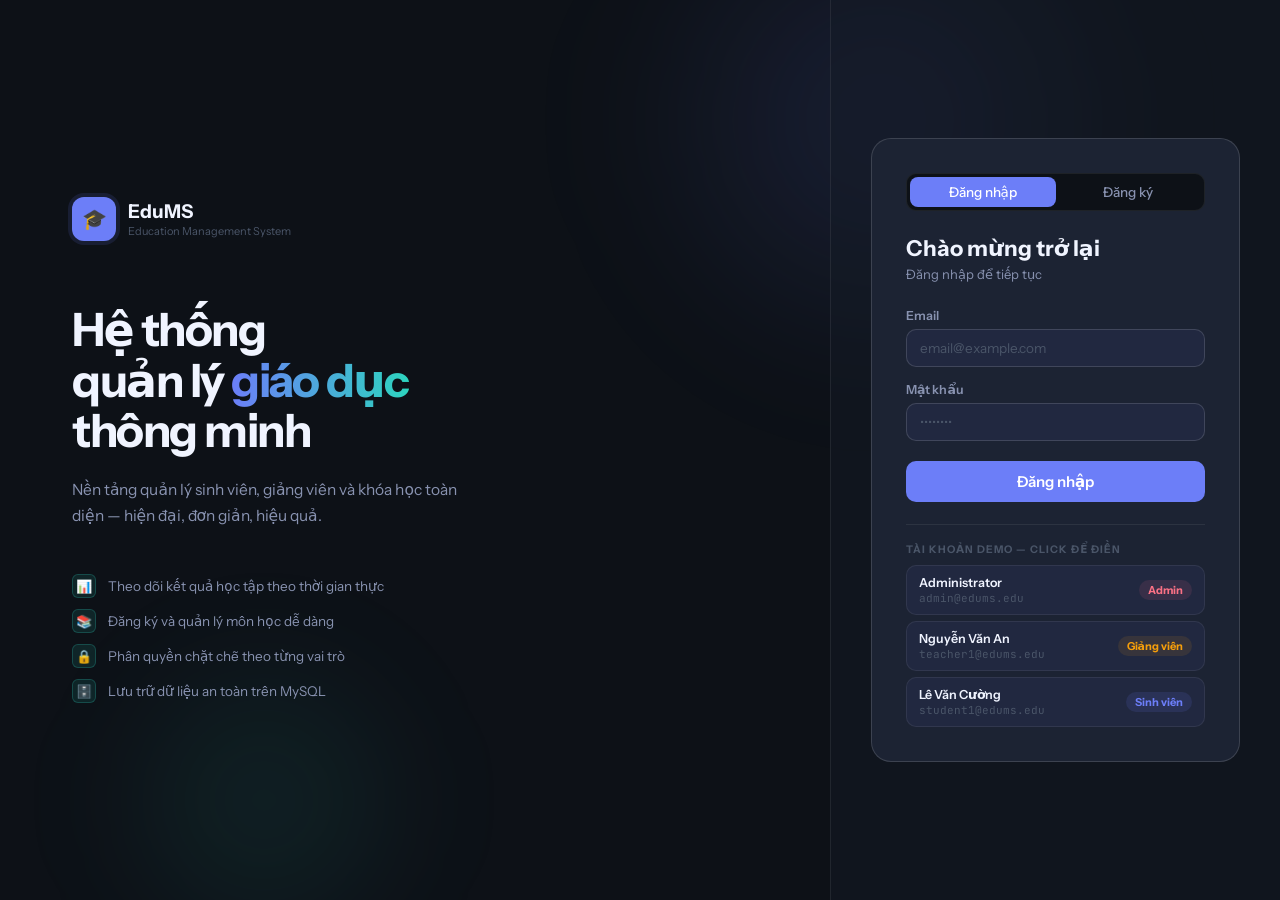
<file: frontend/index.html>
<!DOCTYPE html>
<html lang="vi">
<head>
<meta charset="UTF-8">
<meta name="viewport" content="width=device-width,initial-scale=1.0">
<title>EduMS — Đăng nhập</title>
<link rel="stylesheet" href="css/style.css">
</head>
<body>
<div id="toast-container"></div>

<div class="auth-wrap">
  <div class="auth-orb auth-orb1"></div>
  <div class="auth-orb auth-orb2"></div>

  <!-- Left panel -->
  <div class="auth-left">
    <div class="auth-brand">
      <div class="auth-brand-ico">🎓</div>
      <div>
        <div class="auth-brand-name">EduMS</div>
        <div class="auth-brand-tag">Education Management System</div>
      </div>
    </div>
    <h1 class="auth-headline">Hệ thống<br>quản lý <em>giáo dục</em><br>thông minh</h1>
    <p class="auth-desc">Nền tảng quản lý sinh viên, giảng viên và khóa học toàn diện — hiện đại, đơn giản, hiệu quả.</p>
    <div class="feat-list">
      <div class="feat-item"><div class="feat-dot">📊</div><span>Theo dõi kết quả học tập theo thời gian thực</span></div>
      <div class="feat-item"><div class="feat-dot">📚</div><span>Đăng ký và quản lý môn học dễ dàng</span></div>
      <div class="feat-item"><div class="feat-dot">🔒</div><span>Phân quyền chặt chẽ theo từng vai trò</span></div>
      <div class="feat-item"><div class="feat-dot">🗄️</div><span>Lưu trữ dữ liệu an toàn trên MySQL</span></div>
    </div>
  </div>

  <!-- Right panel -->
  <div class="auth-right">
    <div class="auth-card">
      <div class="tab-sw">
        <button class="tab-btn on"  id="tab-login-btn"    onclick="switchTab('login')">Đăng nhập</button>
        <button class="tab-btn"     id="tab-register-btn" onclick="switchTab('register')">Đăng ký</button>
      </div>

      <!-- LOGIN -->
      <div id="pane-login">
        <div class="auth-card-title">Chào mừng trở lại</div>
        <div class="auth-card-sub">Đăng nhập để tiếp tục</div>
        <div id="login-alert"></div>
        <div class="form-group">
          <label class="form-label">Email</label>
          <input type="email" id="l-email" class="form-control" placeholder="email@example.com" autocomplete="email">
        </div>
        <div class="form-group" style="margin-bottom:20px">
          <label class="form-label">Mật khẩu</label>
          <input type="password" id="l-pw" class="form-control" placeholder="••••••••" autocomplete="current-password">
        </div>
        <button class="btn btn-primary btn-full btn-lg" id="login-btn" onclick="doLogin()">Đăng nhập</button>

        <div class="demo-grid">
          <div class="demo-lbl">Tài khoản demo — click để điền</div>
          <div class="demo-cards">
            <div class="demo-card" onclick="fillDemo('admin@edums.edu','admin123')">
              <div><div class="demo-nm">Administrator</div><div class="demo-em">admin@edums.edu</div></div>
              <span class="badge br">Admin</span>
            </div>
            <div class="demo-card" onclick="fillDemo('teacher1@edums.edu','teacher123')">
              <div><div class="demo-nm">Nguyễn Văn An</div><div class="demo-em">teacher1@edums.edu</div></div>
              <span class="badge ba">Giảng viên</span>
            </div>
            <div class="demo-card" onclick="fillDemo('student1@edums.edu','student123')">
              <div><div class="demo-nm">Lê Văn Cường</div><div class="demo-em">student1@edums.edu</div></div>
              <span class="badge bi">Sinh viên</span>
            </div>
          </div>
        </div>
      </div>

      <!-- REGISTER -->
      <div id="pane-register" style="display:none">
        <div class="auth-card-title">Tạo tài khoản</div>
        <div class="auth-card-sub">Điền thông tin để đăng ký</div>
        <div id="reg-alert"></div>
        <div class="form-group">
          <label class="form-label">Họ và tên</label>
          <input type="text" id="r-name" class="form-control" placeholder="Nguyễn Văn A">
        </div>
        <div class="form-group">
          <label class="form-label">Email</label>
          <input type="email" id="r-email" class="form-control" placeholder="email@example.com">
        </div>
        <div class="form-group">
          <label class="form-label">Mật khẩu <span style="color:var(--t3);font-weight:400">(tối thiểu 6 ký tự)</span></label>
          <input type="password" id="r-pw" class="form-control" placeholder="••••••••">
        </div>
        <div class="form-group" style="margin-bottom:20px">
          <label class="form-label">Vai trò</label>
          <select id="r-role" class="form-control">
            <option value="student">Sinh viên</option>
            <option value="teacher">Giảng viên</option>
          </select>
        </div>
        <button class="btn btn-primary btn-full btn-lg" id="reg-btn" onclick="doRegister()">Tạo tài khoản</button>
      </div>
    </div>
  </div>
</div>

<script src="js/app.js"></script>
<script>
// Auto-redirect if already logged in
(async () => {
  if (Token.get()) {
    const r = await get('/me');
    if (r.ok && r.data.user) { currentUser = r.data.user; redirectToDashboard(); return; }
    Token.clear();
  }
})();

function switchTab(tab) {
  document.getElementById('pane-login').style.display    = tab === 'login'    ? '' : 'none';
  document.getElementById('pane-register').style.display = tab === 'register' ? '' : 'none';
  document.getElementById('tab-login-btn').classList.toggle('on', tab === 'login');
  document.getElementById('tab-register-btn').classList.toggle('on', tab === 'register');
}

function fillDemo(email, pw) {
  document.getElementById('l-email').value = email;
  document.getElementById('l-pw').value    = pw;
  document.getElementById('login-alert').innerHTML = '';
  document.getElementById('l-email').focus();
}

async function doLogin() {
  const email = document.getElementById('l-email').value.trim();
  const pw    = document.getElementById('l-pw').value;
  const al    = document.getElementById('login-alert');
  al.innerHTML = '';
  if (!email || !pw) { al.innerHTML = '<div class="alert alert-err">Vui lòng điền đầy đủ thông tin</div>'; return; }

  const btn = document.getElementById('login-btn');
  btn.disabled = true;
  btn.innerHTML = '<div class="spin" style="width:18px;height:18px;margin:0 auto;border-width:2px"></div>';

  const r = await post('/login', { email, password: pw });
  btn.disabled = false; btn.textContent = 'Đăng nhập';

  if (r.ok && r.data.token) {
    Token.set(r.data.token);
    currentUser = r.data.user;
    redirectToDashboard();
  } else {
    al.innerHTML = `<div class="alert alert-err">${r.data.message || 'Đăng nhập thất bại'}</div>`;
  }
}

async function doRegister() {
  const full_name = document.getElementById('r-name').value.trim();
  const email     = document.getElementById('r-email').value.trim();
  const password  = document.getElementById('r-pw').value;
  const role      = document.getElementById('r-role').value;
  const al        = document.getElementById('reg-alert');
  al.innerHTML    = '';

  const btn = document.getElementById('reg-btn');
  btn.disabled = true; btn.textContent = 'Đang xử lý...';

  const r = await post('/register', { full_name, email, password, role });
  btn.disabled = false; btn.textContent = 'Tạo tài khoản';

  if (r.ok) {
    al.innerHTML = '<div class="alert alert-ok">✓ Đăng ký thành công! Chuyển sang đăng nhập...</div>';
    setTimeout(() => { fillDemo(email, password); switchTab('login'); }, 1400);
  } else {
    al.innerHTML = `<div class="alert alert-err">${r.data.message || 'Đăng ký thất bại'}</div>`;
  }
}

document.addEventListener('keydown', e => {
  if (e.key !== 'Enter') return;
  if (document.getElementById('pane-login').style.display !== 'none') doLogin();
  else doRegister();
});
</script>
</body>
</html>
</file>
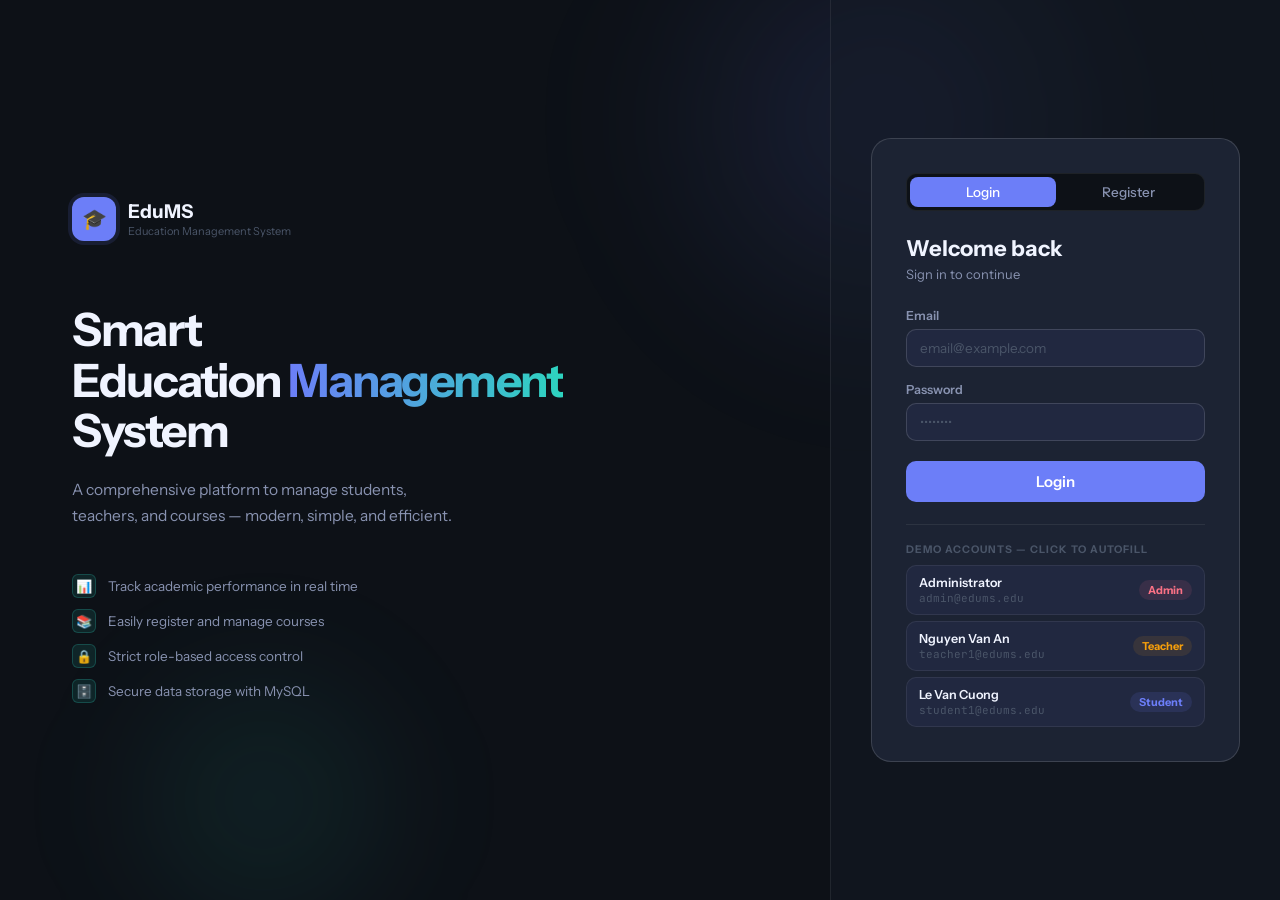
<file: ProgAndTest_Group03/frontend/index.html>
<!DOCTYPE html>
<html lang="en">
<head>
<meta charset="UTF-8">
<meta name="viewport" content="width=device-width,initial-scale=1.0">
<title>EduMS — Login</title>
<link rel="stylesheet" href="css/style.css">
</head>
<body>
<div id="toast-container"></div>

<div class="auth-wrap">
  <div class="auth-orb auth-orb1"></div>
  <div class="auth-orb auth-orb2"></div>

  <!-- Left panel -->
  <div class="auth-left">
    <div class="auth-brand">
      <div class="auth-brand-ico">🎓</div>
      <div>
        <div class="auth-brand-name">EduMS</div>
        <div class="auth-brand-tag">Education Management System</div>
      </div>
    </div>
    <h1 class="auth-headline">Smart<br>Education <em>Management</em><br>System</h1>
    <p class="auth-desc">A comprehensive platform to manage students, teachers, and courses — modern, simple, and efficient.</p>
    <div class="feat-list">
      <div class="feat-item"><div class="feat-dot">📊</div><span>Track academic performance in real time</span></div>
      <div class="feat-item"><div class="feat-dot">📚</div><span>Easily register and manage courses</span></div>
      <div class="feat-item"><div class="feat-dot">🔒</div><span>Strict role-based access control</span></div>
      <div class="feat-item"><div class="feat-dot">🗄️</div><span>Secure data storage with MySQL</span></div>
    </div>
  </div>

  <!-- Right panel -->
  <div class="auth-right">
    <div class="auth-card">
      <div class="tab-sw">
        <button class="tab-btn on"  id="tab-login-btn"    onclick="switchTab('login')">Login</button>
        <button class="tab-btn"     id="tab-register-btn" onclick="switchTab('register')">Register</button>
      </div>

      <!-- LOGIN -->
      <div id="pane-login">
        <div class="auth-card-title">Welcome back</div>
        <div class="auth-card-sub">Sign in to continue</div>
        <div id="login-alert"></div>
        <div class="form-group">
          <label class="form-label">Email</label>
          <input type="email" id="l-email" class="form-control" placeholder="email@example.com" autocomplete="email">
        </div>
        <div class="form-group" style="margin-bottom:20px">
          <label class="form-label">Password</label>
          <input type="password" id="l-pw" class="form-control" placeholder="••••••••" autocomplete="current-password">
        </div>
        <button class="btn btn-primary btn-full btn-lg" id="login-btn" onclick="doLogin()">Login</button>

        <div class="demo-grid">
          <div class="demo-lbl">Demo accounts — click to autofill</div>
          <div class="demo-cards">
            <div class="demo-card" onclick="fillDemo('admin@edums.edu','admin123')">
              <div><div class="demo-nm">Administrator</div><div class="demo-em">admin@edums.edu</div></div>
              <span class="badge br">Admin</span>
            </div>
            <div class="demo-card" onclick="fillDemo('teacher1@edums.edu','teacher123')">
              <div><div class="demo-nm">Nguyen Van An</div><div class="demo-em">teacher1@edums.edu</div></div>
              <span class="badge ba">Teacher</span>
            </div>
            <div class="demo-card" onclick="fillDemo('student1@edums.edu','student123')">
              <div><div class="demo-nm">Le Van Cuong</div><div class="demo-em">student1@edums.edu</div></div>
              <span class="badge bi">Student</span>
            </div>
          </div>
        </div>
      </div>

      <!-- REGISTER -->
      <div id="pane-register" style="display:none">
        <div class="auth-card-title">Create account</div>
        <div class="auth-card-sub">Fill in the information to register</div>
        <div id="reg-alert"></div>
        <div class="form-group">
          <label class="form-label">Full name</label>
          <input type="text" id="r-name" class="form-control" placeholder="Nguyen Van A">
        </div>
        <div class="form-group">
          <label class="form-label">Email</label>
          <input type="email" id="r-email" class="form-control" placeholder="email@example.com">
        </div>
        <div class="form-group">
          <label class="form-label">Password <span style="color:var(--t3);font-weight:400">(minimum 6 characters)</span></label>
          <input type="password" id="r-pw" class="form-control" placeholder="••••••••">
        </div>
        <div class="form-group" style="margin-bottom:20px">
          <label class="form-label">Role</label>
          <select id="r-role" class="form-control">
            <option value="student">Student</option>
            <option value="teacher">Teacher</option>
          </select>
        </div>
        <button class="btn btn-primary btn-full btn-lg" id="reg-btn" onclick="doRegister()">Create account</button>
      </div>
    </div>
  </div>
</div>

<script src="js/app.js"></script>
<script>
(async () => {
  if (Token.get()) {
    const r = await get('/me');
    if (r.ok && r.data.user) { currentUser = r.data.user; redirectToDashboard(); return; }
    Token.clear();
  }
})();

function switchTab(tab) {
  document.getElementById('pane-login').style.display    = tab === 'login'    ? '' : 'none';
  document.getElementById('pane-register').style.display = tab === 'register' ? '' : 'none';
  document.getElementById('tab-login-btn').classList.toggle('on', tab === 'login');
  document.getElementById('tab-register-btn').classList.toggle('on', tab === 'register');
}

function fillDemo(email, pw) {
  document.getElementById('l-email').value = email;
  document.getElementById('l-pw').value    = pw;
  document.getElementById('login-alert').innerHTML = '';
  document.getElementById('l-email').focus();
}

async function doLogin() {
  const email = document.getElementById('l-email').value.trim();
  const pw    = document.getElementById('l-pw').value;
  const al    = document.getElementById('login-alert');
  al.innerHTML = '';
  if (!email || !pw) { al.innerHTML = '<div class="alert alert-err">Please fill in all fields</div>'; return; }

  const btn = document.getElementById('login-btn');
  btn.disabled = true;
  btn.innerHTML = '<div class="spin" style="width:18px;height:18px;margin:0 auto;border-width:2px"></div>';

  const r = await post('/login', { email, password: pw });
  btn.disabled = false; btn.textContent = 'Login';

  if (r.ok && r.data.token) {
    Token.set(r.data.token);
    currentUser = r.data.user;
    redirectToDashboard();
  } else {
    al.innerHTML = `<div class="alert alert-err">${r.data.message || 'Login failed'}</div>`;
  }
}

async function doRegister() {
  const full_name = document.getElementById('r-name').value.trim();
  const email     = document.getElementById('r-email').value.trim();
  const password  = document.getElementById('r-pw').value;
  const role      = document.getElementById('r-role').value;
  const al        = document.getElementById('reg-alert');
  al.innerHTML    = '';

  const btn = document.getElementById('reg-btn');
  btn.disabled = true; btn.textContent = 'Processing...';

  const r = await post('/register', { full_name, email, password, role });
  btn.disabled = false; btn.textContent = 'Create account';

  if (r.ok) {
    al.innerHTML = '<div class="alert alert-ok">✓ Registration successful! Switching to login...</div>';
    setTimeout(() => { fillDemo(email, password); switchTab('login'); }, 1400);
  } else {
    al.innerHTML = `<div class="alert alert-err">${r.data.message || 'Registration failed'}</div>`;
  }
}

document.addEventListener('keydown', e => {
  if (e.key !== 'Enter') return;
  if (document.getElementById('pane-login').style.display !== 'none') doLogin();
  else doRegister();
});
</script>
</body>
</html>
</file>
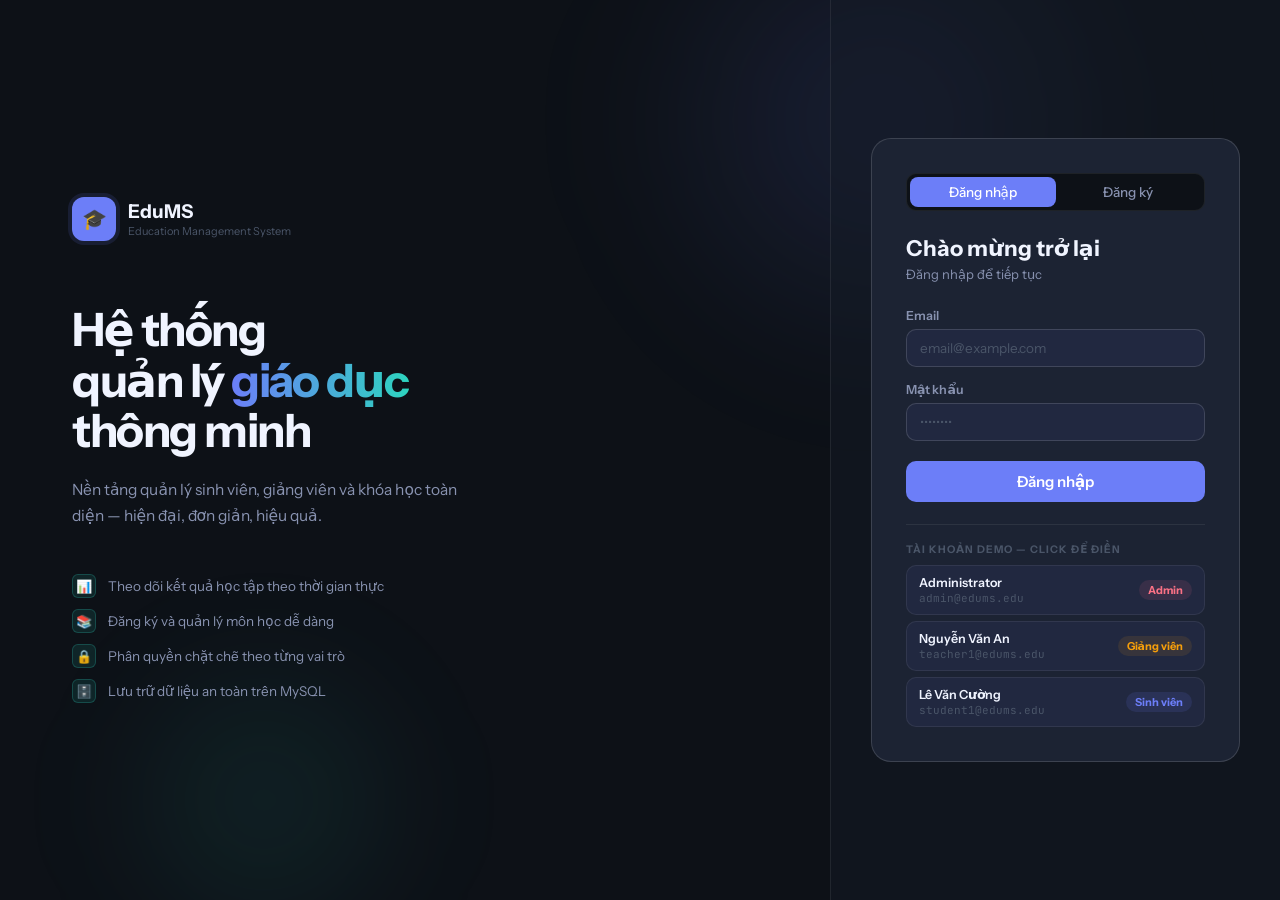
<file: frontend/pages/admin.html>
<!DOCTYPE html>
<html lang="vi">
<head>
<meta charset="UTF-8">
<meta name="viewport" content="width=device-width, initial-scale=1.0">
<title>EduMS — Quản trị</title>
<link rel="stylesheet" href="../css/style.css">
</head>
<body>
<div id="toast-container"></div>

<!-- ── User Modal ──────────────────────────────────────────────────── -->
<div class="modal-overlay" id="user-modal">
  <div class="modal">
    <div class="modal-header">
      <div class="modal-title" id="um-title">Thêm người dùng</div>
      <button class="modal-close" onclick="closeModal('user-modal')">✕</button>
    </div>
    <div class="modal-body">
      <div id="um-alert"></div>
      <div class="form-row">
        <div class="form-group">
          <label class="form-label">Họ và tên *</label>
          <input type="text" id="um-name" class="form-control" placeholder="Nguyễn Văn A">
        </div>
        <div class="form-group">
          <label class="form-label">Vai trò *</label>
          <select id="um-role" class="form-control">
            <option value="student">Sinh viên</option>
            <option value="teacher">Giảng viên</option>
            <option value="admin">Admin</option>
          </select>
        </div>
      </div>
      <div class="form-group">
        <label class="form-label">Email *</label>
        <input type="email" id="um-email" class="form-control" placeholder="email@example.com">
      </div>
      <div class="form-row">
        <div class="form-group"><label class="form-label">Số điện thoại</label><input type="text" id="um-phone" class="form-control" placeholder="0901234567"></div>
        <div class="form-group"><label class="form-label">Địa chỉ</label><input type="text" id="um-addr" class="form-control" placeholder="TP. HCM"></div>
      </div>
      <div class="form-group">
        <label class="form-label">Mật khẩu <span style="color:var(--t3);font-weight:400" id="um-pw-hint">(mặc định: 123456)</span></label>
        <input type="password" id="um-pw" class="form-control" placeholder="Để trống = mặc định 123456">
      </div>
    </div>
    <div class="modal-footer">
      <button class="btn btn-ghost" onclick="closeModal('user-modal')">Hủy</button>
      <button class="btn btn-primary" id="um-save-btn" onclick="saveUser()">Lưu</button>
    </div>
  </div>
</div>

<!-- ── Course Modal ─────────────────────────────────────────────────── -->
<div class="modal-overlay" id="course-modal">
  <div class="modal">
    <div class="modal-header">
      <div class="modal-title" id="cm-title">Thêm môn học</div>
      <button class="modal-close" onclick="closeModal('course-modal')">✕</button>
    </div>
    <div class="modal-body">
      <div id="cm-alert"></div>
      <div class="form-row">
        <div class="form-group">
          <label class="form-label">Mã môn *</label>
          <input type="text" id="cm-code" class="form-control" placeholder="CS101" style="text-transform:uppercase">
        </div>
        <div class="form-group">
          <label class="form-label">Tín chỉ</label>
          <input type="number" id="cm-credits" class="form-control" value="3" min="1" max="6">
        </div>
      </div>
      <div class="form-group">
        <label class="form-label">Tên môn học *</label>
        <input type="text" id="cm-name" class="form-control" placeholder="Lập trình cơ bản">
      </div>
      <div class="form-group">
        <label class="form-label">Mô tả</label>
        <input type="text" id="cm-desc" class="form-control" placeholder="Mô tả ngắn về môn học">
      </div>
      <div class="form-row">
        <div class="form-group">
          <label class="form-label">Giảng viên phụ trách</label>
          <select id="cm-teacher" class="form-control"><option value="">— Chưa phân công —</option></select>
        </div>
        <div class="form-group">
          <label class="form-label">Sĩ số tối đa</label>
          <input type="number" id="cm-max" class="form-control" value="40" min="5" max="500">
        </div>
      </div>
      <div class="form-group">
        <label class="form-label">Học kỳ</label>
        <input type="text" id="cm-sem" class="form-control" placeholder="2024-1">
      </div>
    </div>
    <div class="modal-footer">
      <button class="btn btn-ghost" onclick="closeModal('course-modal')">Hủy</button>
      <button class="btn btn-primary" id="cm-save-btn" onclick="saveCourse()">Lưu</button>
    </div>
  </div>
</div>

<!-- ── Enroll Modal ─────────────────────────────────────────────────── -->
<div class="modal-overlay" id="enroll-modal">
  <div class="modal">
    <div class="modal-header">
      <div class="modal-title">Thêm đăng ký môn học</div>
      <button class="modal-close" onclick="closeModal('enroll-modal')">✕</button>
    </div>
    <div class="modal-body">
      <div id="enroll-alert"></div>
      <div class="form-group">
        <label class="form-label">Sinh viên *</label>
        <select id="en-student" class="form-control"></select>
      </div>
      <div class="form-group">
        <label class="form-label">Môn học *</label>
        <select id="en-course" class="form-control"></select>
      </div>
    </div>
    <div class="modal-footer">
      <button class="btn btn-ghost" onclick="closeModal('enroll-modal')">Hủy</button>
      <button class="btn btn-primary" id="en-save-btn" onclick="doEnroll()">Đăng ký</button>
    </div>
  </div>
</div>

<div class="app-shell">
  <aside class="sidebar">
    <div class="sidebar-logo">
      <div class="logo-mark">🎓</div>
      <div><div class="logo-text">EduMS</div><div class="logo-sub">Admin Panel</div></div>
    </div>
    <nav class="sidebar-nav">
      <div>
        <div class="nav-sec-lbl">Tổng quan</div>
        <div class="nav-group">
          <button class="nav-item active" id="nav-dash" onclick="show('dash')"><span class="ni">📊</span>Bảng điều khiển</button>
        </div>
      </div>
      <div>
        <div class="nav-sec-lbl">Quản lý người dùng</div>
        <div class="nav-group">
          <button class="nav-item" id="nav-students"    onclick="show('students')"><span class="ni">🎓</span>Sinh viên</button>
          <button class="nav-item" id="nav-teachers"    onclick="show('teachers')"><span class="ni">👨‍🏫</span>Giảng viên</button>
        </div>
      </div>
      <div>
        <div class="nav-sec-lbl">Quản lý học vụ</div>
        <div class="nav-group">
          <button class="nav-item" id="nav-courses"     onclick="show('courses')"><span class="ni">📚</span>Môn học</button>
          <button class="nav-item" id="nav-enrollments" onclick="show('enrollments')"><span class="ni">📋</span>Đăng ký môn học</button>
        </div>
      </div>
    </nav>
    <div class="sidebar-footer">
      <div class="user-row">
        <div class="user-av" id="sidebar-avatar">A</div>
        <div class="user-meta">
          <div class="user-nm" id="sidebar-user-name">Admin</div>
          <div class="user-rl" id="sidebar-user-role">Quản trị viên</div>
        </div>
        <button class="btn-logout" onclick="logout()">⎋</button>
      </div>
    </div>
  </aside>

  <main class="main-content">

    <!-- ── DASHBOARD ──────────────────────────────────────────────────── -->
    <div id="sec-dash" class="section-page">
      <div class="topbar">
        <div class="topbar-left"><div class="topbar-title">Bảng điều khiển</div><div class="topbar-sub">Tổng quan toàn hệ thống</div></div>
      </div>
      <div class="page-body">
        <div class="stat-grid">
          <div class="stat-card"><div class="stat-ico si-i">🎓</div><div class="stat-num" id="ds-sv">—</div><div class="stat-lbl">Sinh viên</div></div>
          <div class="stat-card"><div class="stat-ico si-a">👨‍🏫</div><div class="stat-num" id="ds-gv">—</div><div class="stat-lbl">Giảng viên</div></div>
          <div class="stat-card"><div class="stat-ico si-t">📚</div><div class="stat-num" id="ds-mh">—</div><div class="stat-lbl">Môn học</div></div>
          <div class="stat-card"><div class="stat-ico si-r">📋</div><div class="stat-num" id="ds-dk">—</div><div class="stat-lbl">Lượt đăng ký</div></div>
        </div>
        <div style="display:grid;grid-template-columns:1fr 1fr;gap:16px">
          <div class="card">
            <div class="card-header"><div class="card-title">Sinh viên mới nhất</div><button class="btn btn-ghost btn-sm" onclick="show('students')">Xem tất cả</button></div>
            <div id="dash-students-list"></div>
          </div>
          <div class="card">
            <div class="card-header"><div class="card-title">Môn học</div><button class="btn btn-ghost btn-sm" onclick="show('courses')">Xem tất cả</button></div>
            <div id="dash-courses-list"></div>
          </div>
        </div>
      </div>
    </div>

    <!-- ── STUDENTS ───────────────────────────────────────────────────── -->
    <div id="sec-students" style="display:none" class="section-page">
      <div class="topbar">
        <div class="topbar-left"><div class="topbar-title">Quản lý Sinh viên</div><div class="topbar-sub" id="sv-count"></div></div>
        <button class="btn btn-primary" onclick="openUserModal(null,'student')">+ Thêm sinh viên</button>
      </div>
      <div class="page-body">
        <div class="toolbar">
          <div class="search-wrap"><span class="search-ico">🔍</span><input type="text" placeholder="Tìm họ tên, email..." oninput="filterTb(this,'sv-tb')"></div>
        </div>
        <div class="card">
          <div class="table-wrap">
            <table>
              <thead><tr><th>Họ tên</th><th>Email</th><th>SĐT</th><th>Địa chỉ</th><th>Ngày tạo</th><th>Thao tác</th></tr></thead>
              <tbody id="sv-tb"></tbody>
            </table>
          </div>
        </div>
      </div>
    </div>

    <!-- ── TEACHERS ───────────────────────────────────────────────────── -->
    <div id="sec-teachers" style="display:none" class="section-page">
      <div class="topbar">
        <div class="topbar-left"><div class="topbar-title">Quản lý Giảng viên</div><div class="topbar-sub" id="gv-count"></div></div>
        <button class="btn btn-primary" onclick="openUserModal(null,'teacher')">+ Thêm giảng viên</button>
      </div>
      <div class="page-body">
        <div class="toolbar">
          <div class="search-wrap"><span class="search-ico">🔍</span><input type="text" placeholder="Tìm họ tên, email..." oninput="filterTb(this,'gv-tb')"></div>
        </div>
        <div class="card">
          <div class="table-wrap">
            <table>
              <thead><tr><th>Họ tên</th><th>Email</th><th>SĐT</th><th>Địa chỉ</th><th>Ngày tạo</th><th>Thao tác</th></tr></thead>
              <tbody id="gv-tb"></tbody>
            </table>
          </div>
        </div>
      </div>
    </div>

    <!-- ── COURSES ────────────────────────────────────────────────────── -->
    <div id="sec-courses" style="display:none" class="section-page">
      <div class="topbar">
        <div class="topbar-left"><div class="topbar-title">Quản lý Môn học</div><div class="topbar-sub" id="mh-count"></div></div>
        <button class="btn btn-primary" onclick="openCourseModal(null)">+ Thêm môn học</button>
      </div>
      <div class="page-body">
        <div class="toolbar">
          <div class="search-wrap"><span class="search-ico">🔍</span><input type="text" placeholder="Tìm mã môn, tên môn, giảng viên..." oninput="filterTb(this,'mh-tb')"></div>
        </div>
        <div class="card">
          <div class="table-wrap">
            <table>
              <thead><tr><th>Mã môn</th><th>Tên môn học</th><th>Giảng viên</th><th>TC</th><th>Sĩ số</th><th>Học kỳ</th><th>Thao tác</th></tr></thead>
              <tbody id="mh-tb"></tbody>
            </table>
          </div>
        </div>
      </div>
    </div>

    <!-- ── ENROLLMENTS ────────────────────────────────────────────────── -->
    <div id="sec-enrollments" style="display:none" class="section-page">
      <div class="topbar">
        <div class="topbar-left"><div class="topbar-title">Quản lý Đăng ký môn học</div><div class="topbar-sub" id="dk-count"></div></div>
        <button class="btn btn-primary" onclick="openEnrollModal()">+ Thêm đăng ký</button>
      </div>
      <div class="page-body">
        <div class="toolbar">
          <div class="search-wrap"><span class="search-ico">🔍</span><input type="text" placeholder="Tìm sinh viên, môn học..." oninput="filterTb(this,'dk-tb')"></div>
          <select id="dk-status-filter" class="form-control" style="max-width:160px" onchange="filterEnrollByStatus()">
            <option value="">Tất cả trạng thái</option>
            <option value="active">Đang học</option>
            <option value="dropped">Đã hủy</option>
          </select>
        </div>
        <div class="card">
          <div class="table-wrap">
            <table>
              <thead><tr><th>Sinh viên</th><th>Môn học</th><th>Mã môn</th><th>Ngày đăng ký</th><th>Trạng thái</th><th>Thao tác</th></tr></thead>
              <tbody id="dk-tb"></tbody>
            </table>
          </div>
        </div>
      </div>
    </div>

  </main>
</div>

<script src="../js/app.js"></script>
<script>
// ── State ─────────────────────────────────────────────────────────────
let editUid     = null;
let editCid     = null;
let allTeachers = [];
let allStudents = [];
let allCourses  = [];
let allEnrolls  = [];

// ── Init ──────────────────────────────────────────────────────────────
async function initPage() {
  const auth = await checkAuth();
  if (!auth || currentUser.role !== 'admin') { window.location.href = '../index.html'; return; }
  loadUserUI();
  await loadDash();
}

// ─────────────────────────────────────────────────────────────────────
//  Helper: avatar cell
// ─────────────────────────────────────────────────────────────────────
function avCell(name) {
  return `<div style="display:flex;align-items:center;gap:10px">
    <div style="width:32px;height:32px;background:linear-gradient(135deg,var(--indigo),var(--teal));border-radius:8px;display:flex;align-items:center;justify-content:center;font-weight:700;font-size:12px;color:#fff;flex-shrink:0">${name.charAt(0).toUpperCase()}</div>
    <strong>${name}</strong>
  </div>`;
}

function codeCell(code) {
  return `<code style="font-family:'JetBrains Mono',monospace;font-size:11px;color:var(--indigo)">${code}</code>`;
}

// ─────────────────────────────────────────────────────────────────────
//  DASHBOARD
// ─────────────────────────────────────────────────────────────────────
async function loadDash() {
  const [sR, svR, cR] = await Promise.all([get('/stats'), get('/users?role=student'), get('/courses')]);
  if (!sR.ok) return;
  const s = sR.data;
  document.getElementById('ds-sv').textContent = s.students;
  document.getElementById('ds-gv').textContent = s.teachers;
  document.getElementById('ds-mh').textContent = s.courses;
  document.getElementById('ds-dk').textContent = s.enrollments;

  const students = (svR.data || []).slice(0, 6);
  document.getElementById('dash-students-list').innerHTML = students.map(u => `
    <div style="display:flex;align-items:center;gap:12px;padding:10px 0;border-bottom:1px solid var(--border)">
      <div style="width:32px;height:32px;background:linear-gradient(135deg,var(--indigo),var(--teal));border-radius:8px;display:flex;align-items:center;justify-content:center;font-weight:700;font-size:12px;color:#fff;flex-shrink:0">${u.full_name.charAt(0).toUpperCase()}</div>
      <div style="min-width:0">
        <div style="font-size:13.5px;font-weight:600;color:var(--t1)">${u.full_name}</div>
        <div style="font-size:11.5px;color:var(--t3);white-space:nowrap;overflow:hidden;text-overflow:ellipsis">${u.email}</div>
      </div>
    </div>`).join('') || '<div style="color:var(--t3);padding:20px;text-align:center;font-size:13px">Chưa có sinh viên</div>';

  const courses = (cR.data || []).slice(0, 6);
  document.getElementById('dash-courses-list').innerHTML = courses.map(c => `
    <div style="display:flex;align-items:center;justify-content:space-between;padding:10px 0;border-bottom:1px solid var(--border)">
      <div>
        ${codeCell(c.code)}
        <div style="font-size:13.5px;font-weight:600;margin-top:2px">${c.name}</div>
      </div>
      <span class="badge ${c.enrolled_count >= c.max_students ? 'br' : 'bi'}">${c.enrolled_count}/${c.max_students}</span>
    </div>`).join('') || '<div style="color:var(--t3);padding:20px;text-align:center;font-size:13px">Chưa có môn học</div>';
}

// ─────────────────────────────────────────────────────────────────────
//  USERS
// ─────────────────────────────────────────────────────────────────────
async function loadUsers(role) {
  const r = await get('/users?role=' + role);
  if (!r.ok) { toast('Lỗi tải danh sách', 'err'); return; }
  const users = r.data || [];

  if (role === 'student') { allStudents = users; document.getElementById('sv-count').textContent = users.length + ' sinh viên'; }
  if (role === 'teacher') { allTeachers = users; document.getElementById('gv-count').textContent = users.length + ' giảng viên'; }

  const tbId = role === 'student' ? 'sv-tb' : 'gv-tb';
  const tb   = document.getElementById(tbId);
  if (!users.length) {
    tb.innerHTML = `<tr><td colspan="6" style="text-align:center;padding:40px;color:var(--t3)">Chưa có ${role === 'student' ? 'sinh viên' : 'giảng viên'} nào</td></tr>`;
    return;
  }
  tb.innerHTML = users.map(u => `
    <tr>
      <td>${avCell(u.full_name)}</td>
      <td style="color:var(--t2)">${u.email}</td>
      <td style="color:var(--t2)">${u.phone || '—'}</td>
      <td style="color:var(--t2)">${u.address || '—'}</td>
      <td style="color:var(--t3);font-size:12px;font-family:'JetBrains Mono',monospace">${(u.created_at || '').split(' ')[0] || '—'}</td>
      <td>
        <button class="btn btn-ghost btn-sm" style="margin-right:6px"
          onclick='openUserModal(${JSON.stringify(u)})'>Sửa</button>
        <button class="btn btn-danger btn-sm"
          onclick="delUser(${u.id}, '${role}', '${u.full_name.replace(/'/g, "\\'")}')">Xóa</button>
      </td>
    </tr>`).join('');
}

function openUserModal(user, defRole) {
  editUid = user ? user.id : null;
  document.getElementById('um-title').textContent = user ? 'Sửa thông tin người dùng' : 'Thêm người dùng';
  document.getElementById('um-name').value  = user?.full_name || '';
  document.getElementById('um-email').value = user?.email    || '';
  document.getElementById('um-phone').value = user?.phone    || '';
  document.getElementById('um-addr').value  = user?.address  || '';
  document.getElementById('um-pw').value    = '';
  document.getElementById('um-role').value  = user?.role || defRole || 'student';
  document.getElementById('um-pw-hint').textContent = user ? '(để trống = không đổi)' : '(mặc định: 123456)';
  document.getElementById('um-alert').innerHTML = '';
  openModal('user-modal');
}

async function saveUser() {
  const btn = document.getElementById('um-save-btn');
  btn.disabled = true; btn.textContent = 'Đang lưu...';

  const data = {
    full_name: document.getElementById('um-name').value.trim(),
    email:     document.getElementById('um-email').value.trim(),
    role:      document.getElementById('um-role').value,
    phone:     document.getElementById('um-phone').value.trim() || undefined,
    address:   document.getElementById('um-addr').value.trim() || undefined,
    password:  document.getElementById('um-pw').value || undefined,
  };

  const r = editUid
    ? await put('/users/' + editUid, data)
    : await post('/users', data);

  btn.disabled = false; btn.textContent = 'Lưu';

  if (r.ok) {
    toast(editUid ? 'Đã cập nhật!' : 'Đã thêm người dùng!', 'ok');
    closeModal('user-modal');
    await loadUsers(data.role);
  } else {
    document.getElementById('um-alert').innerHTML = `<div class="alert alert-err">${r.data.message || 'Lỗi lưu thông tin'}</div>`;
  }
}

async function delUser(id, role, name) {
  if (!confirm(`Xác nhận xóa "${name}"?\n\nCảnh báo: Tất cả đăng ký và điểm của người dùng này cũng sẽ bị xóa.`)) return;
  const r = await del('/users/' + id);
  if (r.ok) { toast('Đã xóa!', 'ok'); await loadUsers(role); }
  else toast(r.data.message || 'Lỗi xóa', 'err');
}

// ─────────────────────────────────────────────────────────────────────
//  COURSES
// ─────────────────────────────────────────────────────────────────────
async function loadCourses() {
  const [cR, tR] = await Promise.all([get('/courses'), get('/users?role=teacher')]);
  if (!cR.ok) { toast('Lỗi tải môn học', 'err'); return; }
  allCourses  = cR.data  || [];
  allTeachers = tR.data  || [];
  document.getElementById('mh-count').textContent = allCourses.length + ' môn học';

  const tb = document.getElementById('mh-tb');
  if (!allCourses.length) {
    tb.innerHTML = '<tr><td colspan="7" style="text-align:center;padding:40px;color:var(--t3)">Chưa có môn học nào</td></tr>';
    return;
  }
  tb.innerHTML = allCourses.map(c => `
    <tr>
      <td>${codeCell(c.code)}</td>
      <td><strong>${c.name}</strong></td>
      <td>${c.teacher_name || '<span style="color:var(--t3)">Chưa phân công</span>'}</td>
      <td><span class="badge bi">${c.credits}</span></td>
      <td>
        <span class="badge ${c.enrolled_count >= c.max_students ? 'br' : 'bt'}">${c.enrolled_count}/${c.max_students}</span>
      </td>
      <td>${c.semester || '—'}</td>
      <td>
        <button class="btn btn-ghost btn-sm" style="margin-right:6px"
          onclick='openCourseModal(${JSON.stringify(c)})'>Sửa</button>
        <button class="btn btn-danger btn-sm"
          onclick="delCourse(${c.id}, '${c.name.replace(/'/g, "\\'")}')">Xóa</button>
      </td>
    </tr>`).join('');
}

async function openCourseModal(c) {
  editCid = c?.id || null;
  document.getElementById('cm-title').textContent = c ? 'Sửa môn học' : 'Thêm môn học';
  document.getElementById('cm-code').value    = c?.code        || '';
  document.getElementById('cm-name').value    = c?.name        || '';
  document.getElementById('cm-desc').value    = c?.description || '';
  document.getElementById('cm-credits').value = c?.credits     || 3;
  document.getElementById('cm-max').value     = c?.max_students || 40;
  document.getElementById('cm-sem').value     = c?.semester    || '';
  document.getElementById('cm-alert').innerHTML = '';

  // Disable code if editing
  document.getElementById('cm-code').disabled = !!c;

  // Load teachers if not cached
  if (!allTeachers.length) { const r = await get('/users?role=teacher'); allTeachers = r.data || []; }
  document.getElementById('cm-teacher').innerHTML =
    '<option value="">— Chưa phân công —</option>' +
    allTeachers.map(t => `<option value="${t.id}" ${c?.teacher_id === t.id ? 'selected' : ''}>${t.full_name}</option>`).join('');

  openModal('course-modal');
}

async function saveCourse() {
  const btn = document.getElementById('cm-save-btn');
  btn.disabled = true; btn.textContent = 'Đang lưu...';

  const data = {
    code:        document.getElementById('cm-code').value.trim().toUpperCase(),
    name:        document.getElementById('cm-name').value.trim(),
    description: document.getElementById('cm-desc').value.trim() || undefined,
    credits:     parseInt(document.getElementById('cm-credits').value) || 3,
    max_students: parseInt(document.getElementById('cm-max').value) || 40,
    teacher_id:  document.getElementById('cm-teacher').value || undefined,
    semester:    document.getElementById('cm-sem').value.trim() || undefined,
  };

  const r = editCid
    ? await put('/courses/' + editCid, data)
    : await post('/courses', data);

  btn.disabled = false; btn.textContent = 'Lưu';

  if (r.ok) {
    toast(editCid ? 'Đã cập nhật môn học!' : 'Đã thêm môn học!', 'ok');
    closeModal('course-modal');
    await loadCourses();
  } else {
    document.getElementById('cm-alert').innerHTML = `<div class="alert alert-err">${r.data.message || 'Lỗi lưu môn học'}</div>`;
  }
}

async function delCourse(id, name) {
  if (!confirm(`Xác nhận xóa môn học "${name}"?\n\nTất cả đăng ký và điểm liên quan cũng sẽ bị xóa.`)) return;
  const r = await del('/courses/' + id);
  if (r.ok) { toast('Đã xóa môn học!', 'ok'); await loadCourses(); }
  else toast(r.data.message || 'Lỗi xóa', 'err');
}

// ─────────────────────────────────────────────────────────────────────
//  ENROLLMENTS
// ─────────────────────────────────────────────────────────────────────
async function loadEnrollments() {
  const r = await get('/enrollments/all');
  if (!r.ok) { toast('Lỗi tải danh sách đăng ký', 'err'); return; }
  allEnrolls = r.data || [];
  document.getElementById('dk-count').textContent = allEnrolls.length + ' lượt đăng ký';
  renderEnrollTable(allEnrolls);
}

function renderEnrollTable(list) {
  const tb = document.getElementById('dk-tb');
  if (!list.length) {
    tb.innerHTML = '<tr><td colspan="6" style="text-align:center;padding:40px;color:var(--t3)">Không có dữ liệu</td></tr>';
    return;
  }
  tb.innerHTML = list.map(e => `
    <tr>
      <td><strong>${e.student_name}</strong></td>
      <td>${e.course_name}</td>
      <td>${codeCell(e.code)}</td>
      <td style="color:var(--t3);font-size:12px;font-family:'JetBrains Mono',monospace">${(e.enrolled_at || '').split(' ')[0] || '—'}</td>
      <td><span class="badge ${e.status === 'active' ? 'bt' : 'br'}">${e.status === 'active' ? 'Đang học' : 'Đã hủy'}</span></td>
      <td>
        ${e.status === 'active'
          ? `<button class="btn btn-danger btn-sm" onclick="dropEnroll(${e.id})">Hủy đăng ký</button>`
          : '—'}
      </td>
    </tr>`).join('');
}

function filterEnrollByStatus() {
  const status = document.getElementById('dk-status-filter').value;
  const filtered = status ? allEnrolls.filter(e => e.status === status) : allEnrolls;
  renderEnrollTable(filtered);
}

async function openEnrollModal() {
  document.getElementById('enroll-alert').innerHTML = '';
  if (!allStudents.length) { const r = await get('/users?role=student'); allStudents = r.data || []; }
  if (!allCourses.length)  { const r = await get('/courses');            allCourses  = r.data || []; }

  document.getElementById('en-student').innerHTML =
    allStudents.map(s => `<option value="${s.id}">${s.full_name} — ${s.email}</option>`).join('') ||
    '<option value="">Không có sinh viên</option>';

  document.getElementById('en-course').innerHTML =
    allCourses.map(c => `<option value="${c.id}">${c.name} (${c.code}) — còn ${c.max_students - c.enrolled_count} chỗ</option>`).join('') ||
    '<option value="">Không có môn học</option>';

  openModal('enroll-modal');
}

async function doEnroll() {
  const btn = document.getElementById('en-save-btn');
  btn.disabled = true; btn.textContent = 'Đang xử lý...';

  const student_id = parseInt(document.getElementById('en-student').value);
  const course_id  = parseInt(document.getElementById('en-course').value);

  if (!student_id || !course_id) {
    document.getElementById('enroll-alert').innerHTML = '<div class="alert alert-err">Vui lòng chọn sinh viên và môn học</div>';
    btn.disabled = false; btn.textContent = 'Đăng ký';
    return;
  }

  const r = await post('/enroll', { course_id, student_id_override: student_id });
  btn.disabled = false; btn.textContent = 'Đăng ký';

  if (r.ok) {
    toast('Đăng ký thành công!', 'ok');
    closeModal('enroll-modal');
    await loadEnrollments();
    // Refresh course capacity
    const cIdx = allCourses.findIndex(c => c.id === course_id);
    if (cIdx >= 0) allCourses[cIdx].enrolled_count++;
  } else {
    document.getElementById('enroll-alert').innerHTML = `<div class="alert alert-err">${r.data.message || 'Lỗi đăng ký'}</div>`;
  }
}

async function dropEnroll(id) {
  if (!confirm('Xác nhận hủy đăng ký này?')) return;
  const r = await del('/enrollments/' + id);
  if (r.ok) { toast('Đã hủy đăng ký!', 'ok'); await loadEnrollments(); }
  else toast(r.data.message || 'Lỗi hủy', 'err');
}

// ─────────────────────────────────────────────────────────────────────
//  Search filter
// ─────────────────────────────────────────────────────────────────────
function filterTb(inp, tbId) {
  const q = inp.value.toLowerCase();
  document.querySelectorAll('#' + tbId + ' tr').forEach(row => {
    row.style.display = row.textContent.toLowerCase().includes(q) ? '' : 'none';
  });
}

// ─────────────────────────────────────────────────────────────────────
//  Section router
// ─────────────────────────────────────────────────────────────────────
function show(name) {
  ['dash','students','teachers','courses','enrollments'].forEach(s => {
    document.getElementById('sec-' + s).style.display = s === name ? '' : 'none';
  });
  document.querySelectorAll('.nav-item').forEach(n => n.classList.remove('active'));
  document.getElementById('nav-' + name).classList.add('active');

  if      (name === 'students')    loadUsers('student');
  else if (name === 'teachers')    loadUsers('teacher');
  else if (name === 'courses')     loadCourses();
  else if (name === 'enrollments') loadEnrollments();
  else                              loadDash();
}

initPage();
</script>
</body>
</html>
</file>
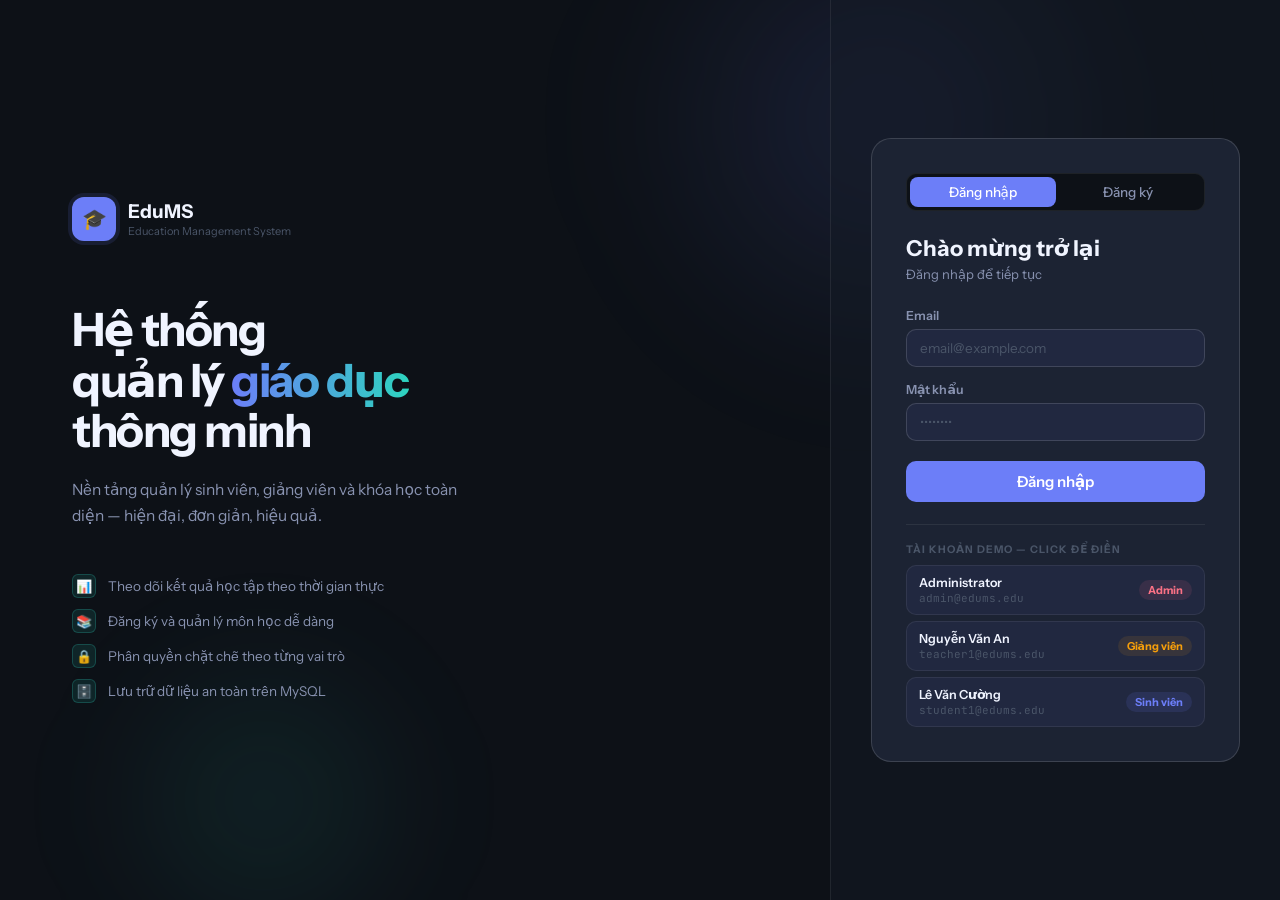
<file: frontend/pages/student.html>
<!DOCTYPE html>
<html lang="vi">
<head>
<meta charset="UTF-8">
<meta name="viewport" content="width=device-width,initial-scale=1.0">
<title>EduMS — Sinh viên</title>
<link rel="stylesheet" href="../css/style.css">
<style>
/* ── Extra styles for student page ── */
.enrolled-badge { display:inline-flex;align-items:center;gap:5px;padding:4px 10px;border-radius:20px;font-size:11px;font-weight:700;background:var(--teal-bg);color:var(--teal);border:1px solid rgba(45,212,191,0.2) }
.course-semester { display:inline-block;padding:2px 8px;border-radius:6px;font-size:11px;font-weight:600;background:var(--surface2);color:var(--t3) }
.grade-row-highlight { background:rgba(108,126,248,0.04) }
.progress-ring { position:relative;display:inline-flex;align-items:center;justify-content:center }
.gpa-bar-wrap { background:var(--surface);border-radius:8px;height:6px;overflow:hidden;margin-top:10px }
.gpa-bar-fill { height:100%;border-radius:8px;transition:width 0.8s cubic-bezier(0.4,0,0.2,1) }
.subject-icon { width:36px;height:36px;border-radius:10px;display:flex;align-items:center;justify-content:center;font-size:16px;flex-shrink:0 }
.empty-art { font-size:56px;margin-bottom:16px;opacity:0.25;display:block }
.course-tag { display:inline-block;padding:2px 8px;border-radius:6px;font-size:11px;font-weight:600;margin-right:4px;margin-bottom:4px }
</style>
</head>
<body>
<div id="toast-container"></div>

<div class="app-shell">
  <!-- ── SIDEBAR ── -->
  <aside class="sidebar">
    <div class="sidebar-logo">
      <div class="logo-mark">🎓</div>
      <div><div class="logo-text">EduMS</div><div class="logo-sub">Student Portal</div></div>
    </div>
    <nav class="sidebar-nav">
      <div>
        <div class="nav-sec-lbl">Overview</div>
        <div class="nav-group">
          <button class="nav-item active" id="nav-dash"     onclick="show('dash')"><span class="ni">📊</span>Dashboard</button>
        </div>
      </div>
      <div>
        <div class="nav-sec-lbl">Academic</div>
        <div class="nav-group">
          <button class="nav-item" id="nav-courses"  onclick="show('courses')"><span class="ni">📚</span>Course Registration</button>
          <button class="nav-item" id="nav-enrolled" onclick="show('enrolled')"><span class="ni">📋</span>Enrolled Courses</button>
          <button class="nav-item" id="nav-grades"   onclick="show('grades')"><span class="ni">🏆</span>Grades</button>
        </div>
      </div>
      <div>
        <div class="nav-sec-lbl">Account</div>
        <div class="nav-group">
          <button class="nav-item" id="nav-profile"  onclick="show('profile')"><span class="ni">👤</span>Personal Profile</button>
        </div>
      </div>
    </nav>
    <div class="sidebar-footer">
      <div class="user-row">
        <div class="user-av" id="sidebar-avatar">?</div>
        <div class="user-meta">
          <div class="user-nm" id="sidebar-user-name">...</div>
          <div class="user-rl" id="sidebar-user-role">Student</div>
        </div>
        <button class="btn-logout" onclick="logout()" title="Đăng xuất">⎋</button>
      </div>
    </div>
  </aside>

  <main class="main-content">

    <!-- ════════════ DASHBOARD ════════════ -->
    <div id="sec-dash" class="section-page">
      <div class="topbar">
        <div class="topbar-left">
          <div class="topbar-title">Dashboard</div>
          <div class="topbar-sub">Hi, <span id="welcome-name" style="color:var(--indigo);font-weight:600"></span>! 👋</div>
        </div>
      </div>
      <div class="page-body">
        <div class="stat-grid">
          <div class="stat-card" style="cursor:pointer" onclick="show('enrolled')">
            <div class="stat-ico si-i">📚</div>
            <div class="stat-num" id="s-enrolled">—</div>
            <div class="stat-lbl">Current Courses</div>
          </div>
          <div class="stat-card" style="cursor:pointer" onclick="show('grades')">
            <div class="stat-ico si-t">🏆</div>
            <div class="stat-num" id="s-gpa">—</div>
            <div class="stat-lbl">Current GPA</div>
          </div>
          <div class="stat-card">
            <div class="stat-ico si-a">✅</div>
            <div class="stat-num" id="s-graded">—</div>
            <div class="stat-lbl">Graded Courses</div>
          </div>
          <div class="stat-card">
            <div class="stat-ico si-r">⏳</div>
            <div class="stat-num" id="s-pending">—</div>
            <div class="stat-lbl">Pending Grades</div>
          </div>
        </div>

        <div style="display:grid;grid-template-columns:1fr 340px;gap:16px">
          <!-- Recent grades table -->
          <div class="card">
            <div class="card-header">
              <div class="card-title">Recent Grades</div>
              <button class="btn btn-ghost btn-sm" onclick="show('grades')">View all →</button>
            </div>
            <div class="table-wrap">
              <table>
                <thead><tr><th>Course</th><th>Course Code</th><th>Credits</th><th>Grade</th><th>Classification</th></tr></thead>
                <tbody id="dash-grades-body"></tbody>
              </table>
            </div>
          </div>

          <!-- GPA breakdown panel -->
          <div class="card">
            <div class="card-header"><div class="card-title">Academic Performance Analysis</div></div>
            <div style="text-align:center;padding:12px 0 20px">
              <div id="gpa-display" style="font-size:52px;font-weight:700;font-family:'JetBrains Mono',monospace;background:linear-gradient(135deg,var(--indigo),var(--teal));-webkit-background-clip:text;-webkit-text-fill-color:transparent;background-clip:text;line-height:1">0.00</div>
              <div style="font-size:11px;color:var(--t3);text-transform:uppercase;letter-spacing:1px;margin-top:6px">Cumulative GPA</div>
              <div id="rank-badge" style="margin-top:12px;font-size:15px;font-weight:700">—</div>
            </div>
            <div id="grade-dist" style="display:flex;flex-direction:column;gap:8px"></div>
          </div>
        </div>
      </div>
    </div>

    <!-- ════════════ COURSES ════════════ -->
    <div id="sec-courses" style="display:none" class="section-page">
      <div class="topbar">
        <div class="topbar-left"><div class="topbar-title">Course Registration</div><div class="topbar-sub">Select courses you want to enroll in this semester</div></div>
        <div style="display:flex;align-items:center;gap:10px">
          <span class="badge bi" id="course-count-badge"></span>
        </div>
      </div>
      <div class="page-body">
        <div class="toolbar">
          <div class="search-wrap" style="max-width:340px">
            <span class="search-ico">🔍</span>
            <input type="text" id="course-search" placeholder="Tìm tên môn, mã môn, giảng viên..." oninput="filterCourses(this.value)">
          </div>
          <select id="sem-filter" class="form-control" style="max-width:150px" onchange="filterCourses(document.getElementById('course-search').value)">
            <option value="">All Semesters</option>
          </select>
        </div>
        <div class="course-grid" id="course-grid">
          <div class="loader"><div class="spin"></div></div>
        </div>
      </div>
    </div>

    <!-- ════════════ ENROLLED ════════════ -->
    <div id="sec-enrolled" style="display:none" class="section-page">
      <div class="topbar">
        <div class="topbar-left"><div class="topbar-title">Enrolled Courses</div><div class="topbar-sub">List of currently enrolled courses</div></div>
        <button class="btn btn-primary btn-sm" onclick="show('courses')">+ Enroll more</button>
      </div>
      <div class="page-body">
        <div id="enrolled-cards" style="display:flex;flex-direction:column;gap:12px"></div>
      </div>
    </div>

    <!-- ════════════ GRADES ════════════ -->
    <div id="sec-grades" style="display:none" class="section-page">
      <div class="topbar">
        <div class="topbar-left"><div class="topbar-title">Grades</div><div class="topbar-sub">Grade Summary</div></div>
      </div>
      <div class="page-body">
        <div class="gpa-hero">
          <div style="flex-shrink:0">
            <div class="gpa-num" id="gpa-big">0.00</div>
            <div class="gpa-lbl">Cumulative GPA</div>
          </div>
          <div style="flex:1;padding:0 24px">
            <div class="gpa-rank" id="gpa-rank">—</div>
            <div style="font-size:13px;color:var(--t2);margin-top:4px;margin-bottom:10px">Current Academic Standing</div>
            <div class="gpa-bar-wrap"><div id="gpa-bar" class="gpa-bar-fill" style="width:0%;background:linear-gradient(90deg,var(--indigo),var(--teal))"></div></div>
          </div>
          <div style="text-align:right;flex-shrink:0">
            <div style="font-size:28px;font-weight:700;font-family:'JetBrains Mono',monospace;color:var(--teal)" id="total-credits">0</div>
            <div style="font-size:11px;color:var(--t3);text-transform:uppercase;letter-spacing:1px;margin-top:2px">graded credits</div>
          </div>
        </div>

        <div class="card">
          <div class="card-header">
            <div class="card-title">Grade Details by Course</div>
            <div id="grade-summary-badges" style="display:flex;gap:6px"></div>
          </div>
          <div class="table-wrap">
            <table>
              <thead>
                <tr>
                  <th>Course</th><th>Course Code</th><th>Credits</th>
                  <th style="text-align:center">Grade</th>
                  <th style="text-align:center">Classification</th>
                </tr>
              </thead>
              <tbody id="grades-body"></tbody>
            </table>
          </div>
        </div>
      </div>
    </div>

    <!-- ════════════ PROFILE ════════════ -->
    <div id="sec-profile" style="display:none" class="section-page">
      <div class="topbar"><div class="topbar-left"><div class="topbar-title">Personal Profile</div></div></div>
      <div class="page-body">
        <div style="display:grid;grid-template-columns:300px 1fr;gap:20px;max-width:860px">
          <!-- Avatar card -->
          <div class="card" style="text-align:center;padding:32px 20px">
            <div id="profile-big-av" style="width:80px;height:80px;background:linear-gradient(135deg,var(--indigo),var(--teal));border-radius:20px;display:flex;align-items:center;justify-content:center;font-size:34px;font-weight:700;margin:0 auto 16px;color:#fff">?</div>
            <div style="font-size:17px;font-weight:700;margin-bottom:4px" id="profile-display-name">...</div>
            <div style="font-size:12px;color:var(--t3);margin-bottom:16px">Student</div>
            <div style="font-size:12px;color:var(--t2)" id="profile-email-show"></div>
            <div style="margin-top:16px;padding-top:16px;border-top:1px solid var(--border)">
              <div style="font-size:11px;color:var(--t3);text-transform:uppercase;letter-spacing:1px;margin-bottom:8px">Statistics</div>
              <div style="display:flex;justify-content:space-around">
                <div style="text-align:center"><div style="font-size:20px;font-weight:700;color:var(--indigo)" id="pstat-enrolled">—</div><div style="font-size:11px;color:var(--t3)">Course</div></div>
                <div style="text-align:center"><div style="font-size:20px;font-weight:700;color:var(--teal)" id="pstat-gpa">—</div><div style="font-size:11px;color:var(--t3)">GPA</div></div>
              </div>
            </div>
          </div>

          <!-- Form card -->
          <div class="card">
            <div id="profile-alert"></div>
            <div style="font-size:15px;font-weight:700;margin-bottom:18px;padding-bottom:14px;border-bottom:1px solid var(--border)">Personal Information</div>
            <div class="form-group">
              <label class="form-label">Full Name</label>
              <input type="text" id="p-name" class="form-control">
            </div>
            <div class="form-group">
              <label class="form-label">Email <span style="color:var(--t3);font-weight:400">(cannot be changed)</span></label>
              <input type="email" id="p-email" class="form-control" disabled style="opacity:0.5">
            </div>
            <div class="form-row">
              <div class="form-group"><label class="form-label">Phone Number</label><input type="text" id="p-phone" class="form-control" placeholder="0901234567"></div>
              <div class="form-group"><label class="form-label">Address</label><input type="text" id="p-addr" class="form-control" placeholder="TP. Hồ Chí Minh"></div>
            </div>
            <div style="font-size:15px;font-weight:700;margin:20px 0 14px;padding-top:16px;border-top:1px solid var(--border)">Change Password</div>
            <div class="form-group" style="margin-bottom:20px">
              <label class="form-label">New Password <span style="color:var(--t3);font-weight:400">(leave blank if unchanged)</span></label>
              <input type="password" id="p-pw" class="form-control" placeholder="Minimum 6 characters">
            </div>
            <button class="btn btn-primary" id="save-profile-btn" onclick="saveProfile()">💾 Save Changes</button>
          </div>
        </div>
      </div>
    </div>

  </main>
</div>

<script src="../js/app.js"></script>
<script>
let allCourses = [], myEnrollments = [], myGrades = [];

// ─── INIT ────────────────────────────────────────────────────────────────────
async function initPage() {
  const auth = await checkAuth();
  if (!auth || currentUser.role !== 'student') { window.location.href = '../index.html'; return; }
  loadUserUI();
  document.getElementById('welcome-name').textContent = currentUser.full_name.split(' ').pop();
  await loadDash();
  loadProfile();
}

// ─── DASHBOARD ───────────────────────────────────────────────────────────────
async function loadDash() {
  const [eR, gR] = await Promise.all([get('/enrollments'), get('/grades')]);
  myEnrollments = eR.ok ? (eR.data || []) : [];
  myGrades      = gR.ok ? (gR.data || []) : [];

  const graded  = myGrades.filter(g => g.grade !== null && g.grade !== undefined);
  const pending = myEnrollments.length - graded.length;
  const gpa     = calcGPA(myGrades);

  document.getElementById('s-enrolled').textContent = myEnrollments.length;
  document.getElementById('s-graded').textContent   = graded.length;
  document.getElementById('s-pending').textContent  = Math.max(0, pending);
  document.getElementById('s-gpa').textContent      = gpa;
  document.getElementById('gpa-display').textContent = gpa;

  const gpaF = parseFloat(gpa);
  const rank = gpaF >= 8.5 ? '🏅 Excellent (A)' : gpaF >= 8.0 ? '🌟 Very Good (B+)' : gpaF >= 7.0 ? '⭐ Good (B)' : gpaF >= 6.5 ? '👍 Fairly Good (C+)' : gpaF >= 5.5 ? '✅ Average (C)' : gpaF >= 5.0 ? '⚠️ Below Average (D+)' : gpaF >= 4.0 ? '❗ Weak (D)' : gpaF > 0 ? '❌ Poor (F)' : '—';
  document.getElementById('rank-badge').textContent = rank;

  // Grade distribution
const dist = { A:0, 'B+':0, B:0, 'C+':0, C:0, 'D+':0, D:0, F:0 };
graded.forEach(g => { const l = g.letter_grade; if (l) dist[l] = (dist[l]||0)+1; });
const distEl = document.getElementById('grade-dist');
const colors = { 
  A:'var(--teal)', 
  'B+':'var(--indigo)', B:'var(--indigo)', 
  'C+':'var(--amber)', C:'var(--amber)', 
  'D+':'var(--rose)', D:'var(--rose)', 
  F:'var(--rose)' 
};
const labels = { 
  A:'Excellent (8.5–10)', 
  'B+':'Very Good (8.0–8.4)', 
  B:'Good (7.0–7.9)', 
  'C+':'Fairly Good (6.5–6.9)', 
  C:'Average (5.5–6.4)', 
  'D+':'Below Average (5.0–5.4)', 
  D:'Weak (4.0–4.9)', 
  F:'Poor (<4.0)' 
};
distEl.innerHTML = Object.entries(dist).map(([l, cnt]) => {
  const pct = graded.length ? Math.round(cnt/graded.length*100) : 0;
  return `<div>
    <div style="display:flex;justify-content:space-between;font-size:12px;margin-bottom:4px">
      <span style="color:${colors[l]};font-weight:600">Loại ${l} — ${labels[l]}</span>
      <span style="color:var(--t3)">${cnt} môn</span>
    </div>
    <div style="background:var(--surface);border-radius:4px;height:5px;overflow:hidden">
      <div style="width:${pct}%;height:100%;background:${colors[l]};border-radius:4px;transition:width 0.7s ease"></div>
    </div>
  </div>`;
}).join('');

// Recent grades table
const tb = document.getElementById('dash-grades-body');
if (!myGrades.length) {
  tb.innerHTML = '<tr><td colspan="5" style="text-align:center;padding:36px;color:var(--t3)">Chưa có điểm nào</td></tr>';
  return;
}
tb.innerHTML = myGrades.slice(0, 5).map(g => `
  <tr>
    <td><strong>${g.course_name}</strong></td>
    <td><code style="font-family:'JetBrains Mono',monospace;font-size:11px;color:var(--indigo)">${g.code}</code></td>
    <td style="color:var(--t3)">${g.credits}</td>
    <td class="${gradeClass(g.grade)}" style="font-family:'JetBrains Mono',monospace;font-size:15px;font-weight:700">${g.grade ?? '—'}</td>
    <td>${gradeLabel(g.letter_grade)}</td>
  </tr>`).join('');
}

// ─── COURSES ─────────────────────────────────────────────────────────────────
async function loadCourses() {
  document.getElementById('course-grid').innerHTML = '<div class="loader"><div class="spin"></div></div>';
  const [cR, eR] = await Promise.all([get('/courses'), get('/enrollments')]);
  if (!cR.ok) { toast('Error loading course list. Check if the server is running.', 'err'); return; }
  allCourses    = cR.data || [];
  myEnrollments = eR.ok ? (eR.data || []) : [];

  // Populate semester filter
  const sems = [...new Set(allCourses.map(c => c.semester).filter(Boolean))].sort();
  const selEl = document.getElementById('sem-filter');
  selEl.innerHTML = '<option value="">All Semesters</option>' +
    sems.map(s => `<option value="${s}">${s}</option>`).join('');

  document.getElementById('course-count-badge').textContent = allCourses.length + ' Course';
  renderCourses(allCourses);
}

function renderCourses(list) {
  const enrolledIds = new Set(myEnrollments.map(e => e.course_id));
  const el = document.getElementById('course-grid');
  if (!list.length) {
    el.innerHTML = '<div style="grid-column:1/-1"><div class="empty"><span class="empty-art">📚</span><p>No suitable courses found</p></div></div>';
    return;
  }
  el.innerHTML = list.map(c => {
    const isEnrolled = enrolledIds.has(c.id);
    const isFull     = c.enrolled_count >= c.max_students;
    const pct        = c.max_students > 0 ? Math.round(c.enrolled_count / c.max_students * 100) : 0;
    const icons      = { CS: '💻', MATH: '📐', ENG: '🌐', PHY: '⚡', CHE: '🧪' };
    const ico        = Object.entries(icons).find(([k]) => c.code.startsWith(k))?.[1] || '📖';
    return `<div class="c-card">
      <div style="display:flex;align-items:flex-start;gap:12px;margin-bottom:12px">
        <div class="subject-icon si-i">${ico}</div>
        <div style="flex:1;min-width:0">
          <div class="c-code">${c.code}</div>
          <div class="c-name" style="margin-top:2px">${c.name}</div>
        </div>
        <span class="badge ${c.credits >= 4 ? 'ba' : 'bi'}">${c.credits} TC</span>
      </div>
      <div class="c-desc">${c.description || 'No description available'}</div>
      <div class="c-meta">
        <div class="c-mi">👨‍🏫 ${c.teacher_name || 'Not assigned yet'}</div>
        ${c.semester ? `<div class="c-mi">📅 ${c.semester}</div>` : ''}
      </div>
      <div class="c-footer">
        <div style="flex:1">
          <div style="font-size:11px;color:${pct >= 90 ? 'var(--rose)' : 'var(--t3)'};margin-bottom:4px">${c.enrolled_count}/${c.max_students} Student ${pct >= 90 ? '⚠️' : ''}</div>
          <div class="cap-bar"><div class="cap-fill" style="width:${pct}%;background:${pct >= 90 ? 'var(--rose)' : 'linear-gradient(90deg,var(--teal),var(--indigo))'}"></div></div>
        </div>
        <div style="margin-left:14px">
          ${isEnrolled
            ? '<span class="enrolled-badge">✓ Enrolled</span>'
            : isFull
              ? '<span class="badge br">Full</span>'
              : `<button class="btn btn-primary btn-sm" onclick="enrollCourse(${c.id},this)">Enroll</button>`
          }
        </div>
      </div>
    </div>`;
  }).join('');
}

function filterCourses(q) {
  const lower  = q.toLowerCase();
  const semVal = document.getElementById('sem-filter').value;
  const filtered = allCourses.filter(c => {
    const matchQ   = !q || c.name.toLowerCase().includes(lower) || c.code.toLowerCase().includes(lower) || (c.teacher_name||'').toLowerCase().includes(lower);
    const matchSem = !semVal || c.semester === semVal;
    return matchQ && matchSem;
  });
  renderCourses(filtered);
}

async function enrollCourse(cid, btn) {
  btn.disabled = true; btn.textContent = '...';
  const r = await post('/enroll', { course_id: cid });
  if (r.ok) { toast('Successfully enrolled!', 'ok'); await loadCourses(); await loadDash(); }
  else { toast(r.data.message || 'Enrollment failed', 'err'); btn.disabled = false; btn.textContent = 'Enroll'; }
}

// ─── ENROLLED ────────────────────────────────────────────────────────────────
async function loadEnrolled() {
  const r = await get('/enrollments');
  if (!r.ok) { toast('Error loading list', 'err'); return; }
  const list = r.data || [];
  const el   = document.getElementById('enrolled-cards');

  if (!list.length) {
    el.innerHTML = `<div class="empty"><span class="empty-art">📋</span><p>No courses enrolled yet</p><button class="btn btn-primary" style="margin-top:16px" onclick="show('courses')">+ Enroll now</button></div>`;
    return;
  }

  el.innerHTML = list.map(e => {
    const hasGrade = e.grade !== null && e.grade !== undefined;
    const gcls     = hasGrade ? gradeClass(e.grade) : '';
    const icons    = { CS: '💻', MATH: '📐', ENG: '🌐', PHY: '⚡', CHE: '🧪' };
    const ico      = Object.entries(icons).find(([k]) => e.code.startsWith(k))?.[1] || '📖';
    return `<div class="card" style="padding:16px 20px">
      <div style="display:flex;align-items:center;gap:16px">
        <div class="subject-icon si-i" style="width:44px;height:44px;font-size:20px;flex-shrink:0">${ico}</div>
        <div style="flex:1;min-width:0">
          <div style="display:flex;align-items:center;gap:10px;margin-bottom:4px">
            <strong style="font-size:15px">${e.course_name}</strong>
            <code style="font-family:'JetBrains Mono',monospace;font-size:11px;color:var(--indigo)">${e.code}</code>
            ${e.semester ? `<span class="course-semester">${e.semester}</span>` : ''}
          </div>
          <div style="display:flex;gap:16px;font-size:12.5px;color:var(--t3)">
            <span>👨‍🏫 ${e.teacher_name || 'Not assigned yet'}</span>
            <span>🎯 ${e.credits} Credits</span>
          </div>
        </div>
        <div style="display:flex;align-items:center;gap:12px;flex-shrink:0">
          ${hasGrade
            ? `<div style="text-align:center"><div class="${gcls}" style="font-size:22px;font-weight:700;font-family:'JetBrains Mono',monospace">${e.grade}</div><div style="font-size:11px;color:var(--t3)">Grade</div></div>`
            : `<div style="text-align:center;padding:6px 14px;background:var(--amber-bg);border-radius:8px;border:1px solid rgba(245,158,11,0.2)"><div style="font-size:11px;font-weight:600;color:var(--amber)">⏳ Pending Grades</div></div>`
          }
          ${gradeLabel(e.letter_grade)}
          <button class="btn btn-danger btn-sm" onclick="dropCourse(${e.id},this)" title="Drop">Cancel</button>
        </div>
      </div>
    </div>`;
  }).join('');
}

async function dropCourse(eid, btn) {
  if (!confirm('Are you sure you want to drop this course?')) return;
  btn.disabled = true; btn.textContent = '...';
  const r = await del('/enrollments/' + eid);
  if (r.ok) { toast('Successfully dropped', 'ok'); await loadEnrolled(); await loadDash(); }
  else { toast(r.data.message || 'Lỗi', 'err'); btn.disabled = false; btn.textContent = 'Hủy'; }
}

// ─── GRADES ──────────────────────────────────────────────────────────────────
async function loadGrades() {
  const r = await get('/grades');
  if (!r.ok) { toast('Error loading grades', 'err'); return; }
  const grades = r.data || [];

  const gpa  = calcGPA(grades);
  const gpaF = parseFloat(gpa);
  document.getElementById('gpa-big').textContent  = gpa;
  document.getElementById('gpa-bar').style.width  = Math.min(100, gpaF / 10 * 100) + '%';
  const rank = gpaF >= 8.5 ? '🏅 Excellent' : gpaF >= 7 ? '⭐ Very Good' : gpaF >= 5.5 ? '✅ Good' : gpaF > 0 ? '⚠️ Average' : '—';
  document.getElementById('gpa-rank').textContent = rank;

  const valid = grades.filter(g => g.grade !== null && g.grade !== undefined);
  const tc    = valid.reduce((s, g) => s + (parseInt(g.credits)||3), 0);
  document.getElementById('total-credits').textContent = tc;

  // Summary badges
  const dist = { A:0, B:0, C:0, D:0 };
  valid.forEach(g => { if (g.letter_grade) dist[g.letter_grade]++; });
  const colors = { A:'bt', B:'bi', C:'ba', D:'br' };
  document.getElementById('grade-summary-badges').innerHTML =
    Object.entries(dist).filter(([,v]) => v > 0)
      .map(([l, v]) => `<span class="badge ${colors[l]}">Category ${l}: ${v}</span>`).join('');

  const tb = document.getElementById('grades-body');
  if (!grades.length) {
    tb.innerHTML = '<tr><td colspan="5" style="text-align:center;padding:48px;color:var(--t3)"><span style="font-size:40px;display:block;margin-bottom:12px;opacity:0.3">🏆</span>No grades yet</td></tr>';
    return;
  }
  tb.innerHTML = grades.map(g => `
    <tr class="${g.grade !== null ? 'grade-row-highlight' : ''}">
      <td><strong>${g.course_name}</strong></td>
      <td><code style="font-family:'JetBrains Mono',monospace;font-size:11px;color:var(--indigo)">${g.code}</code></td>
      <td style="color:var(--t3)">${g.credits}</td>
      <td style="text-align:center">
        ${g.grade !== null && g.grade !== undefined
          ? `<span class="${gradeClass(g.grade)}" style="font-size:18px;font-weight:700;font-family:'JetBrains Mono',monospace">${g.grade}</span>`
          : `<span style="color:var(--t3);font-size:12px">Not available</span>`}
      </td>
      <td style="text-align:center">${gradeLabel(g.letter_grade)}</td>
    </tr>`).join('');
}

// ─── PROFILE ─────────────────────────────────────────────────────────────────
async function loadProfile() {
  const [pR, eR, gR] = await Promise.all([get('/me'), get('/enrollments'), get('/grades')]);
  if (!pR.ok) return;
  const u = pR.data.user;
  document.getElementById('p-name').value   = u.full_name || '';
  document.getElementById('p-email').value  = u.email    || '';
  document.getElementById('p-phone').value  = u.phone    || '';
  document.getElementById('p-addr').value   = u.address  || '';
  document.getElementById('profile-big-av').textContent           = u.full_name.charAt(0).toUpperCase();
  document.getElementById('profile-display-name').textContent     = u.full_name;
  document.getElementById('profile-email-show').textContent       = u.email;
  document.getElementById('pstat-enrolled').textContent = (eR.data||[]).length;
  document.getElementById('pstat-gpa').textContent      = calcGPA(gR.data||[]);
}

async function saveProfile() {
  const btn = document.getElementById('save-profile-btn');
  btn.disabled = true; btn.textContent = 'Saving...';
  const pw = document.getElementById('p-pw').value;
  const r  = await put('/profile', {
    full_name: document.getElementById('p-name').value.trim(),
    phone:     document.getElementById('p-phone').value.trim(),
    address:   document.getElementById('p-addr').value.trim(),
    password:  pw || undefined,
  });
  const al = document.getElementById('profile-alert');
  btn.disabled = false; btn.textContent = '💾 Save Changes';
  if (r.ok) {
    al.innerHTML = '<div class="alert alert-ok">✓ Update successful!</div>';
    toast('Saved!', 'ok');
    document.getElementById('p-pw').value = '';
    setTimeout(() => al.innerHTML = '', 3000);
    await loadProfile();
    // Update sidebar
    const me = await get('/me');
    if (me.ok) { currentUser = me.data.user; loadUserUI(); }
  } else {
    al.innerHTML = `<div class="alert alert-err">${r.data.message || 'Error saving information'}</div>`;
  }
}

// ─── ROUTER ──────────────────────────────────────────────────────────────────
function show(name) {
  ['dash','courses','enrolled','grades','profile'].forEach(s => {
    document.getElementById('sec-'+s).style.display = s === name ? '' : 'none';
  });
  document.querySelectorAll('.nav-item').forEach(n => n.classList.remove('active'));
  document.getElementById('nav-'+name)?.classList.add('active');
  if (name === 'courses')  loadCourses();
  if (name === 'enrolled') loadEnrolled();
  if (name === 'grades')   loadGrades();
  if (name === 'profile')  loadProfile();
}

initPage();
</script>
</body>
</html>
</file>
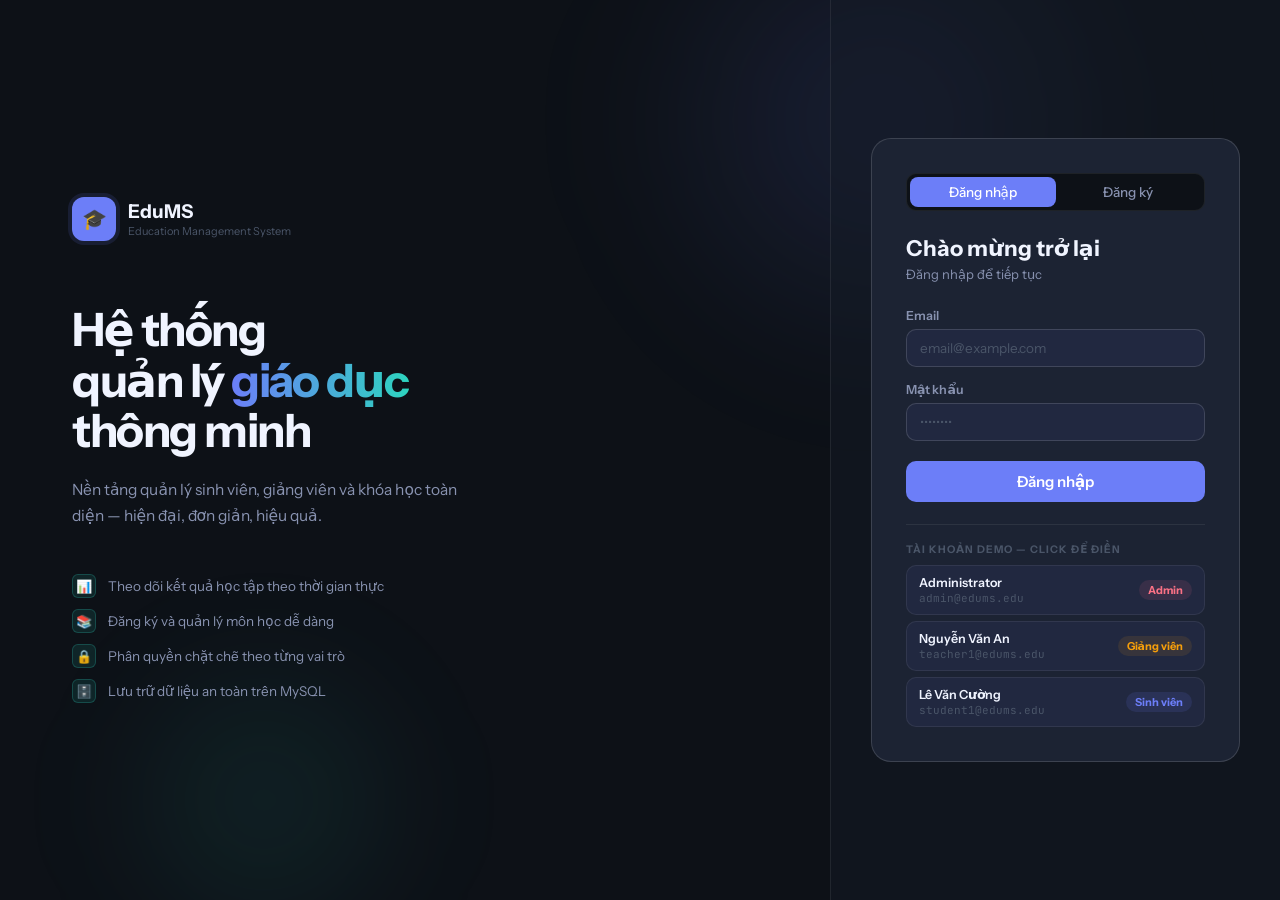
<file: frontend/pages/teacher.html>
<!DOCTYPE html>
<html lang="vi">
<head>
<meta charset="UTF-8">
<meta name="viewport" content="width=device-width,initial-scale=1.0">
<title>EduMS — Giảng viên</title>
<link rel="stylesheet" href="../css/style.css">
<style>
.student-grade-row { display:flex;align-items:center;gap:14px;padding:13px 16px;background:var(--surface);border-radius:var(--radius);border:1px solid var(--border);transition:border-color 0.15s }
.student-grade-row:hover { border-color:var(--border2) }
.grade-input-wrap { display:flex;align-items:center;gap:8px }
.grade-input { width:90px;text-align:center;font-family:'JetBrains Mono',monospace;font-size:15px;padding:8px 10px }
.course-stat-item { text-align:center;padding:14px;background:var(--surface);border-radius:var(--radius);border:1px solid var(--border) }
.subject-icon { width:40px;height:40px;border-radius:10px;display:flex;align-items:center;justify-content:center;font-size:18px;flex-shrink:0 }
.progress-mini { height:4px;background:var(--surface2);border-radius:2px;margin-top:6px;overflow:hidden }
.progress-mini-fill { height:100%;border-radius:2px;background:linear-gradient(90deg,var(--teal),var(--indigo)) }
</style>
</head>
<body>
<div id="toast-container"></div>

<!-- ── GRADE MODAL ── -->
<div class="modal-overlay" id="grade-modal">
  <div class="modal" style="max-width:640px">
    <div class="modal-header">
      <div>
        <div class="modal-title" id="gm-title">Nhập điểm</div>
        <div style="font-size:12px;color:var(--t3);margin-top:2px" id="gm-subtitle"></div>
      </div>
      <button class="modal-close" onclick="closeModal('grade-modal')">✕</button>
    </div>
    <div class="modal-body" id="gm-body">
      <div class="loader"><div class="spin"></div></div>
    </div>
    <div class="modal-footer" style="justify-content:space-between">
      <div style="font-size:12.5px;color:var(--t3)" id="gm-saved-info"></div>
      <div style="display:flex;gap:10px">
        <button class="btn btn-ghost" onclick="closeModal('grade-modal')">Đóng</button>
        <button class="btn btn-primary" id="save-grades-btn" onclick="saveAllGrades()" disabled>💾 Lưu tất cả điểm</button>
      </div>
    </div>
  </div>
</div>

<div class="app-shell">
  <!-- ── SIDEBAR ── -->
  <aside class="sidebar">
    <div class="sidebar-logo">
      <div class="logo-mark">🎓</div>
      <div><div class="logo-text">EduMS</div><div class="logo-sub">Teacher Portal</div></div>
    </div>
    <nav class="sidebar-nav">
      <div>
        <div class="nav-sec-lbl">Giảng dạy</div>
        <div class="nav-group">
          <button class="nav-item active" id="nav-courses" onclick="show('courses')"><span class="ni">📚</span>Môn học của tôi</button>
          <button class="nav-item"        id="nav-profile" onclick="show('profile')"><span class="ni">👤</span>Hồ sơ cá nhân</button>
        </div>
      </div>
    </nav>
    <div class="sidebar-footer">
      <div class="user-row">
        <div class="user-av" id="sidebar-avatar">?</div>
        <div class="user-meta">
          <div class="user-nm" id="sidebar-user-name">...</div>
          <div class="user-rl" id="sidebar-user-role">Giảng viên</div>
        </div>
        <button class="btn-logout" onclick="logout()">⎋</button>
      </div>
    </div>
  </aside>

  <main class="main-content">

    <!-- ════════════ COURSES ════════════ -->
    <div id="sec-courses" class="section-page">
      <div class="topbar">
        <div class="topbar-left"><div class="topbar-title">Môn học của tôi</div><div class="topbar-sub">Quản lý danh sách lớp và nhập điểm</div></div>
      </div>
      <div class="page-body">
        <!-- Stats row -->
        <div class="stat-grid" style="grid-template-columns:repeat(3,1fr)">
          <div class="stat-card"><div class="stat-ico si-i">📚</div><div class="stat-num" id="st-c">—</div><div class="stat-lbl">Môn đang dạy</div></div>
          <div class="stat-card"><div class="stat-ico si-t">👨‍🎓</div><div class="stat-num" id="st-s">—</div><div class="stat-lbl">Tổng sinh viên</div></div>
          <div class="stat-card"><div class="stat-ico si-a">📝</div><div class="stat-num" id="st-g">—</div><div class="stat-lbl">Đã nhập điểm</div></div>
        </div>

        <!-- Course cards grid -->
        <div id="course-cards" style="display:grid;grid-template-columns:repeat(auto-fill,minmax(320px,1fr));gap:16px">
          <div class="loader"><div class="spin"></div></div>
        </div>
      </div>
    </div>

    <!-- ════════════ PROFILE ════════════ -->
    <div id="sec-profile" style="display:none" class="section-page">
      <div class="topbar"><div class="topbar-left"><div class="topbar-title">Hồ sơ cá nhân</div></div></div>
      <div class="page-body">
        <div style="display:grid;grid-template-columns:280px 1fr;gap:20px;max-width:800px">
          <!-- Avatar side -->
          <div class="card" style="text-align:center;padding:32px 20px">
            <div id="profile-big-av" style="width:80px;height:80px;background:linear-gradient(135deg,var(--indigo),var(--teal));border-radius:20px;display:flex;align-items:center;justify-content:center;font-size:34px;font-weight:700;margin:0 auto 16px;color:#fff">?</div>
            <div style="font-size:17px;font-weight:700;margin-bottom:4px" id="profile-nm">...</div>
            <div style="font-size:12px;color:var(--t3);margin-bottom:12px">Giảng viên</div>
            <div style="font-size:12px;color:var(--t2)" id="profile-email-show"></div>
            <div style="margin-top:16px;padding-top:16px;border-top:1px solid var(--border)">
              <div style="font-size:11px;color:var(--t3);text-transform:uppercase;letter-spacing:1px;margin-bottom:8px">Thống kê</div>
              <div style="display:flex;justify-content:space-around">
                <div><div style="font-size:20px;font-weight:700;color:var(--indigo)" id="pstat-courses">—</div><div style="font-size:11px;color:var(--t3)">Môn dạy</div></div>
                <div><div style="font-size:20px;font-weight:700;color:var(--teal)" id="pstat-students">—</div><div style="font-size:11px;color:var(--t3)">Sinh viên</div></div>
              </div>
            </div>
          </div>
          <!-- Form -->
          <div class="card">
            <div id="profile-alert"></div>
            <div style="font-size:15px;font-weight:700;margin-bottom:18px;padding-bottom:14px;border-bottom:1px solid var(--border)">Thông tin cá nhân</div>
            <div class="form-group"><label class="form-label">Họ và tên</label><input type="text" id="p-name" class="form-control"></div>
            <div class="form-group"><label class="form-label">Email <span style="color:var(--t3);font-weight:400">(không thể thay đổi)</span></label><input type="email" id="p-email" class="form-control" disabled style="opacity:0.5"></div>
            <div class="form-row">
              <div class="form-group"><label class="form-label">Số điện thoại</label><input type="text" id="p-phone" class="form-control" placeholder="0901234567"></div>
              <div class="form-group"><label class="form-label">Địa chỉ</label><input type="text" id="p-addr" class="form-control" placeholder="TP. Hồ Chí Minh"></div>
            </div>
            <div style="font-size:15px;font-weight:700;margin:20px 0 14px;padding-top:16px;border-top:1px solid var(--border)">Đổi mật khẩu</div>
            <div class="form-group" style="margin-bottom:20px">
              <label class="form-label">Mật khẩu mới <span style="color:var(--t3);font-weight:400">(để trống nếu không đổi)</span></label>
              <input type="password" id="p-pw" class="form-control" placeholder="Tối thiểu 6 ký tự">
            </div>
            <button class="btn btn-primary" id="save-profile-btn" onclick="saveProfile()">💾 Lưu thay đổi</button>
          </div>
        </div>
      </div>
    </div>

  </main>
</div>

<script src="../js/app.js"></script>
<script>
let myCourses   = [];
let curCid      = null;
let curStudents = [];

// ─── INIT ────────────────────────────────────────────────────────────────────
async function initPage() {
  const auth = await checkAuth();
  if (!auth || currentUser.role !== 'teacher') { window.location.href = '../index.html'; return; }
  loadUserUI();
  await loadCourses();
  await loadProfile();
}

// ─── COURSES ─────────────────────────────────────────────────────────────────
async function loadCourses() {
  const r = await get('/courses');
  if (!r.ok) { toast('Lỗi tải môn học. Kiểm tra server đang chạy.', 'err'); return; }

  // Fix: MySQL returns teacher_id as number, JS currentUser.id also number — compare correctly
  myCourses = (r.data || []).filter(c => Number(c.teacher_id) === Number(currentUser.id));

  const totalStudents = myCourses.reduce((s, c) => s + (c.enrolled_count || 0), 0);
  document.getElementById('st-c').textContent = myCourses.length;
  document.getElementById('st-s').textContent = totalStudents;

  // Count courses that have at least some grades entered
  // (we'll set this after fetching students, for now show courses with students)
  document.getElementById('st-g').textContent = myCourses.filter(c => c.enrolled_count > 0).length;

  const el = document.getElementById('course-cards');
  if (!myCourses.length) {
    el.innerHTML = `<div style="grid-column:1/-1" class="card" style="text-align:center;padding:48px">
      <div style="font-size:48px;margin-bottom:16px;opacity:0.3">📚</div>
      <div style="color:var(--t3);font-size:14px">Chưa được phân công môn học nào<br>Liên hệ Admin để được phân công</div>
    </div>`;
    return;
  }

  const icons = { CS:'💻', MATH:'📐', ENG:'🌐', PHY:'⚡', CHE:'🧪' };
  el.innerHTML = myCourses.map(c => {
    const ico = Object.entries(icons).find(([k]) => c.code.startsWith(k))?.[1] || '📖';
    const pct = c.max_students > 0 ? Math.round(c.enrolled_count / c.max_students * 100) : 0;
    return `<div class="card" style="padding:20px">
      <div style="display:flex;align-items:flex-start;gap:14px;margin-bottom:16px">
        <div class="subject-icon si-i">${ico}</div>
        <div style="flex:1;min-width:0">
          <div style="font-family:'JetBrains Mono',monospace;font-size:11px;color:var(--indigo);margin-bottom:3px">${c.code}</div>
          <div style="font-size:15.5px;font-weight:700;line-height:1.3;margin-bottom:6px">${c.name}</div>
          <div style="display:flex;gap:10px;flex-wrap:wrap">
            ${c.semester ? `<span style="font-size:11px;background:var(--surface2);color:var(--t3);padding:2px 8px;border-radius:6px;font-weight:600">📅 ${c.semester}</span>` : ''}
            <span style="font-size:11px;background:var(--indigo-bg);color:var(--indigo);padding:2px 8px;border-radius:6px;font-weight:600">🎯 ${c.credits} tín chỉ</span>
          </div>
        </div>
      </div>

      <div style="display:grid;grid-template-columns:1fr 1fr 1fr;gap:8px;margin-bottom:16px">
        <div class="course-stat-item">
          <div style="font-size:20px;font-weight:700;font-family:'JetBrains Mono',monospace;color:var(--t1)">${c.enrolled_count}</div>
          <div style="font-size:10.5px;color:var(--t3);margin-top:2px">Sinh viên</div>
        </div>
        <div class="course-stat-item">
          <div style="font-size:20px;font-weight:700;font-family:'JetBrains Mono',monospace;color:var(--t1)">${c.max_students}</div>
          <div style="font-size:10.5px;color:var(--t3);margin-top:2px">Sĩ số tối đa</div>
        </div>
        <div class="course-stat-item">
          <div style="font-size:20px;font-weight:700;font-family:'JetBrains Mono',monospace;color:${pct >= 90 ? 'var(--rose)' : 'var(--teal)'}">${pct}%</div>
          <div style="font-size:10.5px;color:var(--t3);margin-top:2px">Tỉ lệ đăng ký</div>
        </div>
      </div>

      <div class="progress-mini" style="margin-bottom:16px">
        <div class="progress-mini-fill" style="width:${pct}%;background:${pct >= 90 ? 'var(--rose)' : 'linear-gradient(90deg,var(--teal),var(--indigo))'}"></div>
      </div>

      ${c.description ? `<div style="font-size:12.5px;color:var(--t3);margin-bottom:16px;line-height:1.5">${c.description}</div>` : ''}

      <button class="btn btn-primary" style="width:100%" 
        onclick="openGradeModal(${c.id},'${c.name.replace(/'/g,"\\'")}',${c.enrolled_count})"
        ${c.enrolled_count === 0 ? 'disabled' : ''}>
        ${c.enrolled_count === 0 ? '📋 Không có sinh viên' : '📝 Mở danh sách & Nhập điểm'}
      </button>
    </div>`;
  }).join('');
}

// ─── GRADE MODAL ─────────────────────────────────────────────────────────────
async function openGradeModal(cid, cname, studentCount) {
  curCid      = cid;
  curStudents = [];
  document.getElementById('gm-title').textContent    = cname;
  document.getElementById('gm-subtitle').textContent = `${studentCount} sinh viên đã đăng ký`;
  document.getElementById('gm-body').innerHTML       = '<div class="loader"><div class="spin"></div></div>';
  document.getElementById('save-grades-btn').disabled = true;
  document.getElementById('gm-saved-info').textContent = '';
  openModal('grade-modal');

  const r = await get('/courses/' + cid + '/students');
  if (!r.ok) {
    document.getElementById('gm-body').innerHTML = '<div class="empty"><div class="empty-ico">⚠️</div><p>Lỗi tải danh sách sinh viên. Kiểm tra kết nối.</p></div>';
    return;
  }
  curStudents = r.data || [];
  document.getElementById('save-grades-btn').disabled = curStudents.length === 0;
  renderGradeList();
}

function renderGradeList() {
  const el = document.getElementById('gm-body');
  if (!curStudents.length) {
    el.innerHTML = '<div class="empty"><div class="empty-ico">👨‍🎓</div><p>Không có sinh viên trong lớp</p></div>';
    return;
  }

  const graded = curStudents.filter(s => s.grade !== null && s.grade !== undefined).length;
  el.innerHTML = `
    <div style="display:flex;align-items:center;justify-content:space-between;margin-bottom:14px;padding:10px 14px;background:var(--indigo-bg);border-radius:var(--radius);border:1px solid rgba(108,126,248,0.2)">
      <div style="font-size:13px;color:var(--t2)">
        Đã nhập điểm: <strong style="color:var(--indigo)">${graded}/${curStudents.length}</strong> sinh viên
      </div>
      <div style="font-size:12px;color:var(--t3)">Để trống = không thay đổi điểm cũ</div>
    </div>
    <div style="display:flex;flex-direction:column;gap:8px">
      ${curStudents.map((s, i) => {
        const existing = (s.grade !== null && s.grade !== undefined) ? s.grade : '';
        const cls      = existing !== '' ? gradeClass(parseFloat(existing)) : '';
        return `<div class="student-grade-row">
          <div style="width:36px;height:36px;background:linear-gradient(135deg,var(--indigo),var(--teal));border-radius:9px;display:flex;align-items:center;justify-content:center;font-weight:700;font-size:14px;color:#fff;flex-shrink:0">${s.full_name.charAt(0).toUpperCase()}</div>
          <div style="flex:1;min-width:0">
            <div style="font-size:13.5px;font-weight:600;color:var(--t1)">${s.full_name}</div>
            <div style="font-size:11.5px;color:var(--t3)">${s.email}</div>
          </div>
          <div class="grade-input-wrap">
            <input type="text" inputmode="decimal" min="0" max="10" step="0.1"
              id="gi-${i}"
              data-student-id="${s.student_id}"
              value="${existing}"
              class="form-control grade-input ${cls}"
              placeholder="0–10"
              oninput="onGradeInput(this,${i})">
            <div id="lbadge-${i}" style="width:34px;text-align:center">
              ${existing !== '' ? gradeLabel(s.letter_grade) : '<span style="color:var(--t3);font-size:12px">—</span>'}
            </div>
          </div>
        </div>`;
      }).join('')}
    </div>`;
}

function onGradeInput(inp, i) {
  inp.value = inp.value.replace(',', '.');
  const v = parseFloat(inp.value);
  inp.className = 'form-control grade-input ' + (isNaN(v) ? '' : gradeClass(v));
  // Live letter badge
  const badge = document.getElementById('lbadge-' + i);
  if (badge) {
    if (!inp.value.trim()) { badge.innerHTML = '<span style="color:var(--t3);font-size:12px">—</span>'; return; }
    if (isNaN(v) || v < 0 || v > 10) { badge.innerHTML = '<span style="color:var(--rose);font-size:12px">!</span>'; return; }
    const l = v >= 8.5 ? 'A' : v >= 8.0 ? 'B+' : v >= 7.0 ? 'B' : v >= 6.5 ? 'C+' : v >= 5.5 ? 'C' : v >= 5.0 ? 'D+' : v >= 4.0 ? 'D' : 'F';
    badge.innerHTML = gradeLabel(l);
  }
}

async function saveAllGrades() {
  const inputs = document.querySelectorAll('[id^="gi-"]');
  const btn    = document.getElementById('save-grades-btn');
  btn.disabled = true; btn.textContent = 'Đang lưu...';

  let saved = 0, errors = 0, skipped = 0;
  for (const inp of inputs) {
    const raw = inp.value.trim();
    if (!raw) { skipped++; continue; }
    const v = parseFloat(raw);
    if (isNaN(v) || v < 0 || v > 10) { errors++; continue; }
    const r = await post('/grades', {
      student_id: parseInt(inp.dataset.studentId),
      course_id:  curCid,
      grade:      Math.round(v * 10) / 10,   // round to 1 decimal
    });
    if (r.ok) saved++;
    else errors++;
  }

  btn.disabled = false; btn.textContent = '💾 Lưu tất cả điểm';

  const info = [];
  if (saved)   info.push(`✓ ${saved} điểm đã lưu`);
  if (skipped) info.push(`${skipped} bỏ qua (trống)`);
  if (errors)  info.push(`✕ ${errors} lỗi`);
  document.getElementById('gm-saved-info').textContent = info.join(' · ');

  if (errors > 0)  toast(`Lưu ${saved}/${saved+errors} điểm, ${errors} lỗi`, 'err');
  else if (saved > 0) toast(`Đã lưu ${saved} điểm!`, 'ok');
  else toast('Không có điểm nào thay đổi', 'ok');

  if (saved > 0) {
    const r = await get('/courses/' + curCid + '/students');
    if (r.ok) { curStudents = r.data || []; renderGradeList(); }
  }
}

// ─── PROFILE ─────────────────────────────────────────────────────────────────
async function loadProfile() {
  const r = await get('/me');
  if (!r.ok) return;
  const u = r.data.user;
  document.getElementById('p-name').value  = u.full_name || '';
  document.getElementById('p-email').value = u.email    || '';
  document.getElementById('p-phone').value = u.phone    || '';
  document.getElementById('p-addr').value  = u.address  || '';
  document.getElementById('profile-big-av').textContent   = u.full_name.charAt(0).toUpperCase();
  document.getElementById('profile-nm').textContent        = u.full_name;
  document.getElementById('profile-email-show').textContent = u.email;
  // Stats
  const courses  = myCourses.length;
  const students = myCourses.reduce((s, c) => s + (c.enrolled_count || 0), 0);
  document.getElementById('pstat-courses').textContent  = courses;
  document.getElementById('pstat-students').textContent = students;
}

async function saveProfile() {
  const btn = document.getElementById('save-profile-btn');
  btn.disabled = true; btn.textContent = 'Đang lưu...';
  const pw = document.getElementById('p-pw').value;
  const r  = await put('/profile', {
    full_name: document.getElementById('p-name').value.trim(),
    phone:     document.getElementById('p-phone').value.trim(),
    address:   document.getElementById('p-addr').value.trim(),
    password:  pw || undefined,
  });
  const al = document.getElementById('profile-alert');
  btn.disabled = false; btn.textContent = '💾 Lưu thay đổi';
  if (r.ok) {
    al.innerHTML = '<div class="alert alert-ok">✓ Cập nhật thành công!</div>';
    toast('Đã lưu!', 'ok');
    document.getElementById('p-pw').value = '';
    setTimeout(() => al.innerHTML = '', 3000);
    await loadProfile();
    const me = await get('/me');
    if (me.ok) { currentUser = me.data.user; loadUserUI(); }
  } else {
    al.innerHTML = `<div class="alert alert-err">${r.data.message || 'Lỗi'}</div>`;
  }
}

// ─── ROUTER ──────────────────────────────────────────────────────────────────
function show(name) {
  ['courses','profile'].forEach(s => {
    document.getElementById('sec-'+s).style.display = s === name ? '' : 'none';
  });
  document.querySelectorAll('.nav-item').forEach(n => n.classList.remove('active'));
  document.getElementById('nav-'+name)?.classList.add('active');
  if (name === 'profile') loadProfile();
  if (name === 'courses') loadCourses();
}

initPage();
</script>
</body>
</html>
</file>
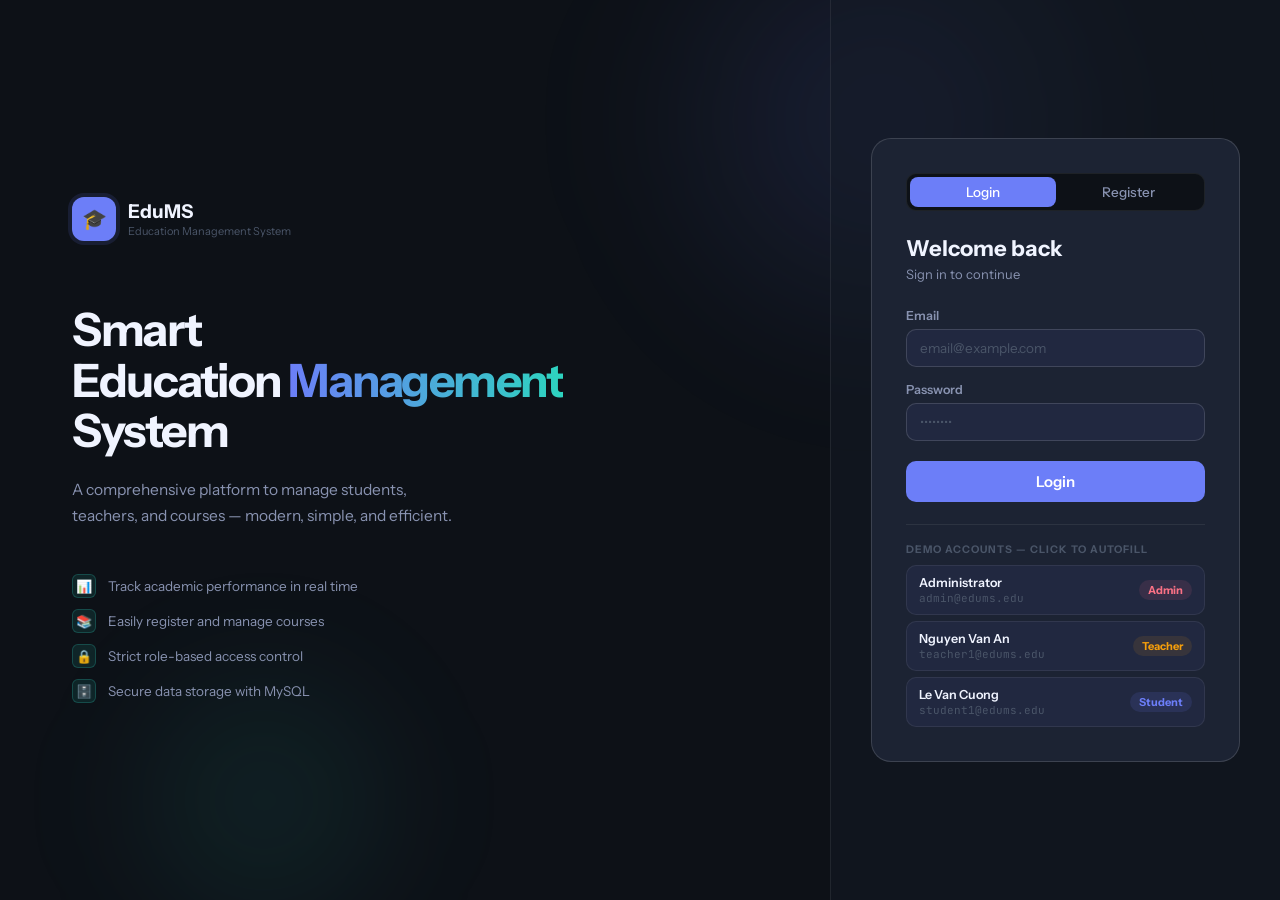
<file: ProgAndTest_Group03/frontend/pages/admin.html>
<!DOCTYPE html>
<html lang="vi">
<head>
<meta charset="UTF-8">
<meta name="viewport" content="width=device-width, initial-scale=1.0">
<title>EduMS — Admin</title>
<link rel="stylesheet" href="../css/style.css">
</head>
<body>
<div id="toast-container"></div>

<!-- ── User Modal  -->
<div class="modal-overlay" id="user-modal">
  <div class="modal">
    <div class="modal-header">
      <div class="modal-title" id="um-title">Add User</div>
      <button class="modal-close" onclick="closeModal('user-modal')">✕</button>
    </div>
    <div class="modal-body">
      <div id="um-alert"></div>
      <div class="form-row">
        <div class="form-group">
          <label class="form-label">Full Name *</label>
          <input type="text" id="um-name" class="form-control" placeholder="Nguyễn Văn A">
        </div>
        <div class="form-group">
          <label class="form-label">Role *</label>
          <select id="um-role" class="form-control">
            <option value="student">Student</option>
            <option value="teacher">Teacher</option>
            <option value="admin">Admin</option>
          </select>
        </div>
      </div>
      <div class="form-group">
        <label class="form-label">Email *</label>
        <input type="email" id="um-email" class="form-control" placeholder="email@example.com">
      </div>
      <div class="form-row">
        <div class="form-group"><label class="form-label">Phone Number</label><input type="text" id="um-phone" class="form-control" placeholder="0901234567"></div>
        <div class="form-group"><label class="form-label">Address</label><input type="text" id="um-addr" class="form-control" placeholder="TP. HCM"></div>
      </div>
      <div class="form-group">
        <label class="form-label">Password <span style="color:var(--t3);font-weight:400" id="um-pw-hint">(Default: 123456)</span></label>
        <input type="password" id="um-pw" class="form-control" placeholder="Để trống = mặc định 123456">
      </div>
    </div>
    <div class="modal-footer">
      <button class="btn btn-ghost" onclick="closeModal('user-modal')">Cancel</button>
      <button class="btn btn-primary" id="um-save-btn" onclick="saveUser()">Save</button>
    </div>
  </div>
</div>

<!-- ── Course Modal  -->
<div class="modal-overlay" id="course-modal">
  <div class="modal">
    <div class="modal-header">
      <div class="modal-title" id="cm-title">Add Course</div>
      <button class="modal-close" onclick="closeModal('course-modal')">✕</button>
    </div>
    <div class="modal-body">
      <div id="cm-alert"></div>
      <div class="form-row">
        <div class="form-group">
          <label class="form-label">Course Code *</label>
          <input type="text" id="cm-code" class="form-control" placeholder="CS101" style="text-transform:uppercase">
        </div>
        <div class="form-group">
          <label class="form-label">Credits</label>
          <input type="number" id="cm-credits" class="form-control" value="3" min="1" max="6">
        </div>
      </div>
      <div class="form-group">
        <label class="form-label">Course Name *</label>
        <input type="text" id="cm-name" class="form-control" placeholder="Lập trình cơ bản">
      </div>
      <div class="form-group">
        <label class="form-label">Description</label>
        <input type="text" id="cm-desc" class="form-control" placeholder="Mô tả ngắn về môn học">
      </div>
      <div class="form-row">
        <div class="form-group">
          <label class="form-label">Assigned Teacher</label>
          <select id="cm-teacher" class="form-control"><option value="">— Not assigned —</option></select>
        </div>
        <div class="form-group">
          <label class="form-label">Max Students</label>
          <input type="number" id="cm-max" class="form-control" value="40" min="5" max="500">
        </div>
      </div>
      <div class="form-group">
        <label class="form-label">Semester</label>
        <input type="text" id="cm-sem" class="form-control" placeholder="2024-1">
      </div>
    </div>
    <div class="modal-footer">
      <button class="btn btn-ghost" onclick="closeModal('course-modal')">Cancel</button>
      <button class="btn btn-primary" id="cm-save-btn" onclick="saveCourse()">Save</button>
    </div>
  </div>
</div>

<!-- ── Enroll Modal  -->
<div class="modal-overlay" id="enroll-modal">
  <div class="modal">
    <div class="modal-header">
      <div class="modal-title">Add Enrollment</div>
      <button class="modal-close" onclick="closeModal('enroll-modal')">✕</button>
    </div>
    <div class="modal-body">
      <div id="enroll-alert"></div>
      <div class="form-group">
        <label class="form-label">Student *</label>
        <select id="en-student" class="form-control"></select>
      </div>
      <div class="form-group">
        <label class="form-label">Course *</label>
        <select id="en-course" class="form-control"></select>
      </div>
    </div>
    <div class="modal-footer">
      <button class="btn btn-ghost" onclick="closeModal('enroll-modal')">Cancel</button>
      <button class="btn btn-primary" id="en-save-btn" onclick="doEnroll()">Enroll</button>
    </div>
  </div>
</div>

<div class="app-shell">
  <aside class="sidebar">
    <div class="sidebar-logo">
      <div class="logo-mark">🎓</div>
      <div><div class="logo-text">EduMS</div><div class="logo-sub">Admin Panel</div></div>
    </div>
    <nav class="sidebar-nav">
      <div>
        <div class="nav-sec-lbl">Overview</div>
        <div class="nav-group">
          <button class="nav-item active" id="nav-dash" onclick="show('dash')"><span class="ni">📊</span>Dashboard</button>
        </div>
      </div>
      <div>
        <div class="nav-sec-lbl">User Management</div>
        <div class="nav-group">
          <button class="nav-item" id="nav-students"    onclick="show('students')"><span class="ni">🎓</span>Student</button>
          <button class="nav-item" id="nav-teachers"    onclick="show('teachers')"><span class="ni">👨‍🏫</span>Teacher</button>
        </div>
      </div>
      <div>
        <div class="nav-sec-lbl">Academic Management</div>
        <div class="nav-group">
          <button class="nav-item" id="nav-courses"     onclick="show('courses')"><span class="ni">📚</span>Course</button>
          <button class="nav-item" id="nav-enrollments" onclick="show('enrollments')"><span class="ni">📋</span>Enrollment</button>
        </div>
      </div>
    </nav>
    <div class="sidebar-footer">
      <div class="user-row">
        <div class="user-av" id="sidebar-avatar">A</div>
        <div class="user-meta">
          <div class="user-nm" id="sidebar-user-name">Admin</div>
          <div class="user-rl" id="sidebar-user-role">Admin</div>
        </div>
        <button class="btn-logout" onclick="logout()">⎋</button>
      </div>
    </div>
  </aside>

  <main class="main-content">

    <!-- ── DASHBOARD  -->
    <div id="sec-dash" class="section-page">
      <div class="topbar">
        <div class="topbar-left"><div class="topbar-title">Dashboard</div><div class="topbar-sub">System Overview</div></div>
      </div>
      <div class="page-body">
        <div class="stat-grid">
          <div class="stat-card"><div class="stat-ico si-i">🎓</div><div class="stat-num" id="ds-sv">—</div><div class="stat-lbl">Student</div></div>
          <div class="stat-card"><div class="stat-ico si-a">👨‍🏫</div><div class="stat-num" id="ds-gv">—</div><div class="stat-lbl">Teacher</div></div>
          <div class="stat-card"><div class="stat-ico si-t">📚</div><div class="stat-num" id="ds-mh">—</div><div class="stat-lbl">Course</div></div>
          <div class="stat-card"><div class="stat-ico si-r">📋</div><div class="stat-num" id="ds-dk">—</div><div class="stat-lbl">Enrollments</div></div>
        </div>
        <div style="display:grid;grid-template-columns:1fr 1fr;gap:16px">
          <div class="card">
            <div class="card-header"><div class="card-title">Latest Students</div><button class="btn btn-ghost btn-sm" onclick="show('students')">View All</button></div>
            <div id="dash-students-list"></div>
          </div>
          <div class="card">
            <div class="card-header"><div class="card-title">Course</div><button class="btn btn-ghost btn-sm" onclick="show('courses')">View All</button></div>
            <div id="dash-courses-list"></div>
          </div>
        </div>
      </div>
    </div>

    <!-- ── STUDENTS  -->
    <div id="sec-students" style="display:none" class="section-page">
      <div class="topbar">
        <div class="topbar-left"><div class="topbar-title">Student Management</div><div class="topbar-sub" id="sv-count"></div></div>
        <button class="btn btn-primary" onclick="openUserModal(null,'student')">+ Add Student</button>
      </div>
      <div class="page-body">
        <div class="toolbar">
          <div class="search-wrap"><span class="search-ico">🔍</span><input type="text" placeholder="Tìm họ tên, email..." oninput="filterTb(this,'sv-tb')"></div>
        </div>
        <div class="card">
          <div class="table-wrap">
            <table>
              <thead><tr><th>Name</th><th>Email</th><th>Phone Number</th><th>Address</th><th>Created Date</th><th>Actions</th></tr></thead>
              <tbody id="sv-tb"></tbody>
            </table>
          </div>
        </div>
      </div>
    </div>

    <!-- ── TEACHERS  -->
    <div id="sec-teachers" style="display:none" class="section-page">
      <div class="topbar">
        <div class="topbar-left"><div class="topbar-title">Teacher Management</div><div class="topbar-sub" id="gv-count"></div></div>
        <button class="btn btn-primary" onclick="openUserModal(null,'teacher')">+ Add Teacher</button>
      </div>
      <div class="page-body">
        <div class="toolbar">
          <div class="search-wrap"><span class="search-ico">🔍</span><input type="text" placeholder="Search name, email..." oninput="filterTb(this,'gv-tb')"></div>
        </div>
        <div class="card">
          <div class="table-wrap">
            <table>
              <thead><tr><th>Full Name</th><th>Email</th><th>Phone Number</th><th>Address</th><th>Created date</th><th>Actions</th></tr></thead>
              <tbody id="gv-tb"></tbody>
            </table>
          </div>
        </div>
      </div>
    </div>

    <!-- ── COURSES  -->
    <div id="sec-courses" style="display:none" class="section-page">
      <div class="topbar">
        <div class="topbar-left"><div class="topbar-title">Course Management</div><div class="topbar-sub" id="mh-count"></div></div>
        <button class="btn btn-primary" onclick="openCourseModal(null)">+ Add Course</button>
      </div>
      <div class="page-body">
        <div class="toolbar">
          <div class="search-wrap"><span class="search-ico">🔍</span><input type="text" placeholder="Search course code, course name, teacher..." oninput="filterTb(this,'mh-tb')"></div>
        </div>
        <div class="card">
          <div class="table-wrap">
            <table>
              <thead><tr><th>Course code</th><th>Course Name</th><th>Teacher</th><th>Credits</th><th>Capacity</th><th>Semester</th><th>Actions</th></tr></thead>
              <tbody id="mh-tb"></tbody>
            </table>
          </div>
        </div>
      </div>
    </div>

    <!-- ── ENROLLMENTS -->
    <div id="sec-enrollments" style="display:none" class="section-page">
      <div class="topbar">
        <div class="topbar-left"><div class="topbar-title">Enrollment Management</div><div class="topbar-sub" id="dk-count"></div></div>
        <button class="btn btn-primary" onclick="openEnrollModal()">+ Add Enrollment</button>
      </div>
      <div class="page-body">
        <div class="toolbar">
          <div class="search-wrap"><span class="search-ico">🔍</span><input type="text" placeholder="Search student, course..." oninput="filterTb(this,'dk-tb')"></div>
          <select id="dk-status-filter" class="form-control" style="max-width:160px" onchange="filterEnrollByStatus()">
            <option value="">All Status</option>
            <option value="active">Active</option>
            <option value="dropped">Dropped</option>
          </select>
        </div>
        <div class="card">
          <div class="table-wrap">
            <table>
              <thead><tr><th>Student</th><th>Course</th><th>Course Code</th><th>Enrollment Date</th><th>Status</th><th>Actions</th></tr></thead>
              <tbody id="dk-tb"></tbody>
            </table>
          </div>
        </div>
      </div>
    </div>

  </main>
</div>

<script src="../js/app.js"></script>
<script>
// State 
let editUid     = null;
let editCid     = null;
let allTeachers = [];
let allStudents = [];
let allCourses  = [];
let allEnrolls  = [];

async function initPage() {
  const auth = await checkAuth();
  if (!auth || currentUser.role !== 'admin') { window.location.href = '../index.html'; return; }
  loadUserUI();
  await loadDash();
}

//  Helper: avatar cell
function avCell(name) {
  return `<div style="display:flex;align-items:center;gap:10px">
    <div style="width:32px;height:32px;background:linear-gradient(135deg,var(--indigo),var(--teal));border-radius:8px;display:flex;align-items:center;justify-content:center;font-weight:700;font-size:12px;color:#fff;flex-shrink:0">${name.charAt(0).toUpperCase()}</div>
    <strong>${name}</strong>
  </div>`;
}

function codeCell(code) {
  return `<code style="font-family:'JetBrains Mono',monospace;font-size:11px;color:var(--indigo)">${code}</code>`;
}


//  DASHBOARD
async function loadDash() {
  const [sR, svR, cR] = await Promise.all([get('/stats'), get('/users?role=student'), get('/courses')]);
  if (!sR.ok) return;
  const s = sR.data;
  document.getElementById('ds-sv').textContent = s.students;
  document.getElementById('ds-gv').textContent = s.teachers;
  document.getElementById('ds-mh').textContent = s.courses;
  document.getElementById('ds-dk').textContent = s.enrollments;

  const students = (svR.data || []).slice(0, 6);
  document.getElementById('dash-students-list').innerHTML = students.map(u => `
    <div style="display:flex;align-items:center;gap:12px;padding:10px 0;border-bottom:1px solid var(--border)">
      <div style="width:32px;height:32px;background:linear-gradient(135deg,var(--indigo),var(--teal));border-radius:8px;display:flex;align-items:center;justify-content:center;font-weight:700;font-size:12px;color:#fff;flex-shrink:0">${u.full_name.charAt(0).toUpperCase()}</div>
      <div style="min-width:0">
        <div style="font-size:13.5px;font-weight:600;color:var(--t1)">${u.full_name}</div>
        <div style="font-size:11.5px;color:var(--t3);white-space:nowrap;overflow:hidden;text-overflow:ellipsis">${u.email}</div>
      </div>
    </div>`).join('') || '<div style="color:var(--t3);padding:20px;text-align:center;font-size:13px">No students yet</div>';

  const courses = (cR.data || []).slice(0, 6);
  document.getElementById('dash-courses-list').innerHTML = courses.map(c => `
    <div style="display:flex;align-items:center;justify-content:space-between;padding:10px 0;border-bottom:1px solid var(--border)">
      <div>
        ${codeCell(c.code)}
        <div style="font-size:13.5px;font-weight:600;margin-top:2px">${c.name}</div>
      </div>
      <span class="badge ${c.enrolled_count >= c.max_students ? 'br' : 'bi'}">${c.enrolled_count}/${c.max_students}</span>
    </div>`).join('') || '<div style="color:var(--t3);padding:20px;text-align:center;font-size:13px">No courses yet</div>';
}


//  USERS
async function loadUsers(role) {
  const r = await get('/users?role=' + role);
  if (!r.ok) { toast('Lỗi tải danh sách', 'err'); return; }
  const users = r.data || [];

  if (role === 'student') { allStudents = users; document.getElementById('sv-count').textContent = users.length + ' student'; }
  if (role === 'teacher') { allTeachers = users; document.getElementById('gv-count').textContent = users.length + ' teacher'; }

  const tbId = role === 'student' ? 'sv-tb' : 'gv-tb';
  const tb   = document.getElementById(tbId);
  if (!users.length) {
    tb.innerHTML = `<tr><td colspan="6" style="text-align:center;padding:40px;color:var(--t3)">Not available ${role === 'student' ? 'student' : 'teachers'} found</td></tr>`;
    return;
  }
  tb.innerHTML = users.map(u => `
    <tr>
      <td>${avCell(u.full_name)}</td>
      <td style="color:var(--t2)">${u.email}</td>
      <td style="color:var(--t2)">${u.phone || '—'}</td>
      <td style="color:var(--t2)">${u.address || '—'}</td>
      <td style="color:var(--t3);font-size:12px;font-family:'JetBrains Mono',monospace">${(u.created_at || '').split(' ')[0] || '—'}</td>
      <td>
        <button class="btn btn-ghost btn-sm" style="margin-right:6px"
          onclick='openUserModal(${JSON.stringify(u)})'>Sửa</button>
        <button class="btn btn-danger btn-sm"
          onclick="delUser(${u.id}, '${role}', '${u.full_name.replace(/'/g, "\\'")}')">Delete</button>
      </td>
    </tr>`).join('');
}

function openUserModal(user, defRole) {
  editUid = user ? user.id : null;
  document.getElementById('um-title').textContent = user ? 'Edit User' : 'Add User';
  document.getElementById('um-name').value  = user?.full_name || '';
  document.getElementById('um-email').value = user?.email    || '';
  document.getElementById('um-phone').value = user?.phone    || '';
  document.getElementById('um-addr').value  = user?.address  || '';
  document.getElementById('um-pw').value    = '';
  document.getElementById('um-role').value  = user?.role || defRole || 'student';
  document.getElementById('um-pw-hint').textContent = user ? '(leave blank = no change)' : '(default: 123456)';
  document.getElementById('um-alert').innerHTML = '';
  openModal('user-modal');
}

async function saveUser() {
  const btn = document.getElementById('um-save-btn');
  btn.disabled = true; btn.textContent = 'Saving...';

  const data = {
    full_name: document.getElementById('um-name').value.trim(),
    email:     document.getElementById('um-email').value.trim(),
    role:      document.getElementById('um-role').value,
    phone:     document.getElementById('um-phone').value.trim() || undefined,
    address:   document.getElementById('um-addr').value.trim() || undefined,
    password:  document.getElementById('um-pw').value || undefined,
  };

  const r = editUid
    ? await put('/users/' + editUid, data)
    : await post('/users', data);

  btn.disabled = false; btn.textContent = 'Save';

  if (r.ok) {
    toast(editUid ? 'Updated!' : 'User added!', 'ok');
    closeModal('user-modal');
    await loadUsers(data.role);
  } else {
    document.getElementById('um-alert').innerHTML = `<div class="alert alert-err">${r.data.message || 'Save error'}</div>`;
  }
}

async function delUser(id, role, name) {
  if (!confirm(`Confirm delete "${name}"?\n\nWarning: All enrollments and grades of this user will also be deleted.`)) return;
  const r = await del('/users/' + id);
  if (r.ok) { toast('Deleted!', 'ok'); await loadUsers(role); }
  else toast(r.data.message || 'Error', 'err');
}
//  COURSES
async function loadCourses() {
  const [cR, tR] = await Promise.all([get('/courses'), get('/users?role=teacher')]);
  if (!cR.ok) { toast('Load course error', 'err'); return; }
  allCourses  = cR.data  || [];
  allTeachers = tR.data  || [];
  document.getElementById('mh-count').textContent = allCourses.length + ' course';

  const tb = document.getElementById('mh-tb');
  if (!allCourses.length) {
    tb.innerHTML = '<tr><td colspan="7" style="text-align:center;padding:40px;color:var(--t3)">No courses yet</td></tr>';
    return;
  }
  tb.innerHTML = allCourses.map(c => `
    <tr>
      <td>${codeCell(c.code)}</td>
      <td><strong>${c.name}</strong></td>
      <td>${c.teacher_name || '<span style="color:var(--t3)">Not assigned</span>'}</td>
      <td><span class="badge bi">${c.credits}</span></td>
      <td>
        <span class="badge ${c.enrolled_count >= c.max_students ? 'br' : 'bt'}">${c.enrolled_count}/${c.max_students}</span>
      </td>
      <td>${c.semester || '—'}</td>
      <td>
        <button class="btn btn-ghost btn-sm" style="margin-right:6px"
          onclick='openCourseModal(${JSON.stringify(c)})'>Edit</button>
        <button class="btn btn-danger btn-sm"
          onclick="delCourse(${c.id}, '${c.name.replace(/'/g, "\\'")}')">Delete</button>
      </td>
    </tr>`).join('');
}

async function openCourseModal(c) {
  editCid = c?.id || null;
  document.getElementById('cm-title').textContent = c ? 'Edit Course' : 'Add Course';
  document.getElementById('cm-code').value    = c?.code        || '';
  document.getElementById('cm-name').value    = c?.name        || '';
  document.getElementById('cm-desc').value    = c?.description || '';
  document.getElementById('cm-credits').value = c?.credits     || 3;
  document.getElementById('cm-max').value     = c?.max_students || 40;
  document.getElementById('cm-sem').value     = c?.semester    || '';
  document.getElementById('cm-alert').innerHTML = '';

  // Disable code if editing
  document.getElementById('cm-code').disabled = !!c;

  // Load teachers if not cached
  if (!allTeachers.length) { const r = await get('/users?role=teacher'); allTeachers = r.data || []; }
  document.getElementById('cm-teacher').innerHTML =
    '<option value="">— Not assigned —</option>' +
    allTeachers.map(t => `<option value="${t.id}" ${c?.teacher_id === t.id ? 'selected' : ''}>${t.full_name}</option>`).join('');

  openModal('course-modal');
}

async function saveCourse() {
  const btn = document.getElementById('cm-save-btn');
  btn.disabled = true; btn.textContent = 'Saving...';

  const data = {
    code:        document.getElementById('cm-code').value.trim().toUpperCase(),
    name:        document.getElementById('cm-name').value.trim(),
    description: document.getElementById('cm-desc').value.trim() || undefined,
    credits:     parseInt(document.getElementById('cm-credits').value) || 3,
    max_students: parseInt(document.getElementById('cm-max').value) || 40,
    teacher_id:  document.getElementById('cm-teacher').value || undefined,
    semester:    document.getElementById('cm-sem').value.trim() || undefined,
  };

  const r = editCid
    ? await put('/courses/' + editCid, data)
    : await post('/courses', data);

  btn.disabled = false; btn.textContent = 'Lưu';

  if (r.ok) {
    toast(editCid ? 'Course updated!!' : 'Course added!', 'ok');
    closeModal('course-modal');
    await loadCourses();
  } else {
    document.getElementById('cm-alert').innerHTML = `<div class="alert alert-err">${r.data.message || 'Save course error'}</div>`;
  }
}

async function delCourse(id, name) {
  if (!confirm(`Confirm delete course "${name}"?\n\nAll related enrollments and grades will also be deleted.`)) return;
  const r = await del('/courses/' + id);
  if (r.ok) { toast('Course Deleted', 'ok'); await loadCourses(); }
  else toast(r.data.message || 'Delete error', 'err');
}

//  ENROLLMENTS
async function loadEnrollments() {
  const r = await get('/enrollments/all');
  if (!r.ok) { toast('Load enrollment error', 'err'); return; }
  allEnrolls = r.data || [];
  document.getElementById('dk-count').textContent = allEnrolls.length + 'Enrollments';
  renderEnrollTable(allEnrolls);
}

function renderEnrollTable(list) {
  const tb = document.getElementById('dk-tb');
  if (!list.length) {
    tb.innerHTML = '<tr><td colspan="6" style="text-align:center;padding:40px;color:var(--t3)">No data</td></tr>';
    return;
  }
  tb.innerHTML = list.map(e => `
    <tr>
      <td><strong>${e.student_name}</strong></td>
      <td>${e.course_name}</td>
      <td>${codeCell(e.code)}</td>
      <td style="color:var(--t3);font-size:12px;font-family:'JetBrains Mono',monospace">${(e.enrolled_at || '').split(' ')[0] || '—'}</td>
      <td><span class="badge ${e.status === 'active' ? 'bt' : 'br'}">${e.status === 'active' ? 'Active' : 'Dropped'}</span></td>
      <td>
        ${e.status === 'active'
          ? `<button class="btn btn-danger btn-sm" onclick="dropEnroll(${e.id})">Cancel Enrollment</button>`
          : '—'}
      </td>
    </tr>`).join('');
}

function filterEnrollByStatus() {
  const status = document.getElementById('dk-status-filter').value;
  const filtered = status ? allEnrolls.filter(e => e.status === status) : allEnrolls;
  renderEnrollTable(filtered);
}

async function openEnrollModal() {
  document.getElementById('enroll-alert').innerHTML = '';
  if (!allStudents.length) { const r = await get('/users?role=student'); allStudents = r.data || []; }
  if (!allCourses.length)  { const r = await get('/courses');            allCourses  = r.data || []; }

  document.getElementById('en-student').innerHTML =
    allStudents.map(s => `<option value="${s.id}">${s.full_name} — ${s.email}</option>`).join('') ||
    '<option value="">No students found</option>';

  document.getElementById('en-course').innerHTML =
    allCourses.map(c => `<option value="${c.id}">${c.name} (${c.code}) — slots ${c.max_students - c.enrolled_count} left</option>`).join('') ||
    '<option value="">No course</option>';

  openModal('enroll-modal');
}

async function doEnroll() {
  const btn = document.getElementById('en-save-btn');
  btn.disabled = true; btn.textContent = 'Processing...';

  const student_id = parseInt(document.getElementById('en-student').value);
  const course_id  = parseInt(document.getElementById('en-course').value);

  if (!student_id || !course_id) {
    document.getElementById('enroll-alert').innerHTML = '<div class="alert alert-err">Please select a student and a course</div>';
    btn.disabled = false; btn.textContent = 'Enroll';
    return;
  }

  const r = await post('/enroll', { course_id, student_id_override: student_id });
  btn.disabled = false; btn.textContent = 'Enroll';

  if (r.ok) {
    toast('Enrollment successful!', 'ok');
    closeModal('enroll-modal');
    await loadEnrollments();
    // Refresh course capacity
    const cIdx = allCourses.findIndex(c => c.id === course_id);
    if (cIdx >= 0) allCourses[cIdx].enrolled_count++;
  } else {
    document.getElementById('enroll-alert').innerHTML = `<div class="alert alert-err">${r.data.message || 'Enrollment error'}</div>`;
  }
}

async function dropEnroll(id) {
  if (!confirm('Confirm enrollment cancellation')) return;
  const r = await del('/enrollments/' + id);
  if (r.ok) { toast('Canceled!', 'ok'); await loadEnrollments(); }
  else toast(r.data.message || 'Cancel error', 'err');
}

//  Search filter
function filterTb(inp, tbId) {
  const q = inp.value.toLowerCase();
  document.querySelectorAll('#' + tbId + ' tr').forEach(row => {
    row.style.display = row.textContent.toLowerCase().includes(q) ? '' : 'none';
  });
}

//  Section router
function show(name) {
  ['dash','students','teachers','courses','enrollments'].forEach(s => {
    document.getElementById('sec-' + s).style.display = s === name ? '' : 'none';
  });
  document.querySelectorAll('.nav-item').forEach(n => n.classList.remove('active'));
  document.getElementById('nav-' + name).classList.add('active');

  if      (name === 'students')    loadUsers('student');
  else if (name === 'teachers')    loadUsers('teacher');
  else if (name === 'courses')     loadCourses();
  else if (name === 'enrollments') loadEnrollments();
  else                              loadDash();
}

initPage();
</script>
</body>
</html>
</file>
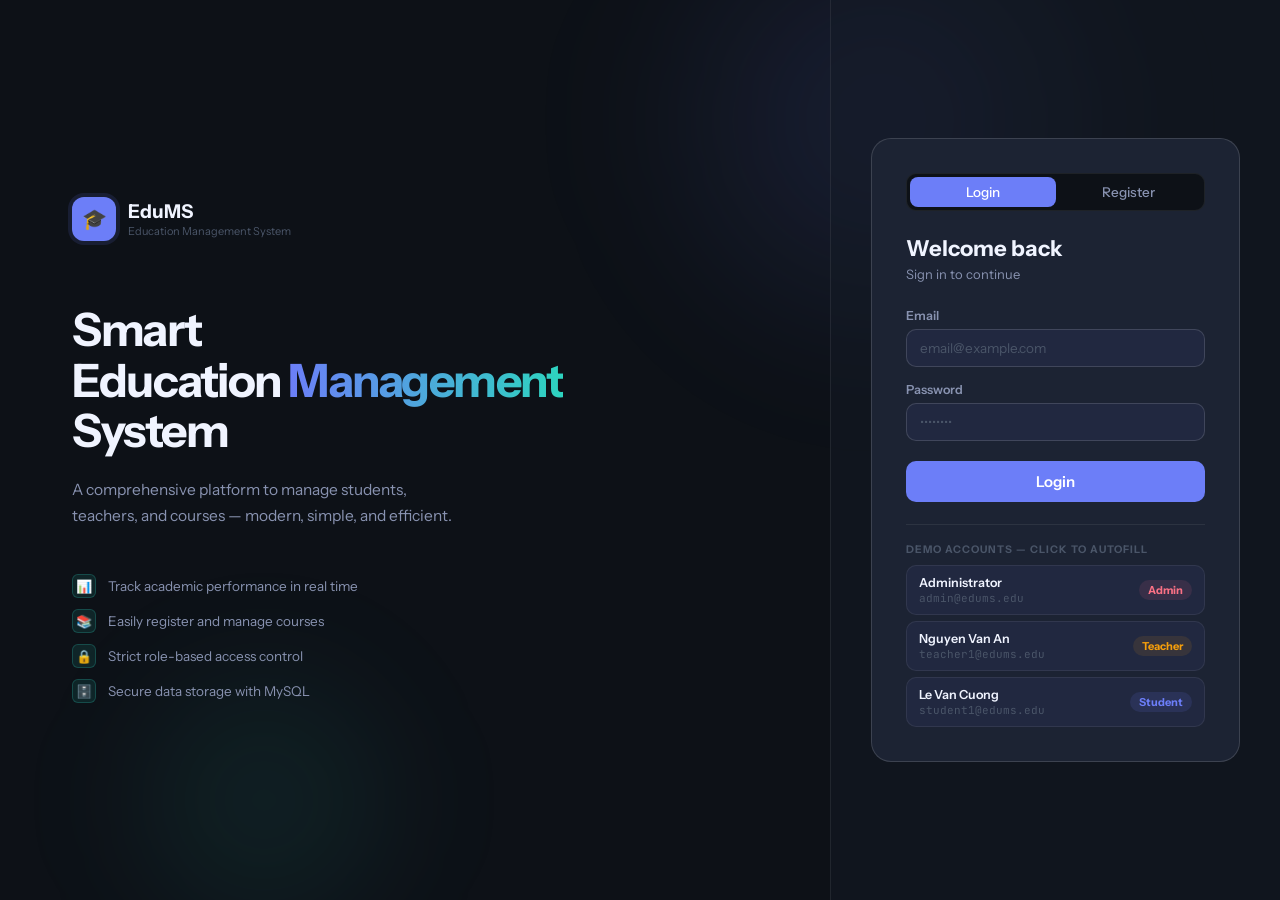
<file: ProgAndTest_Group03/frontend/pages/student.html>
<!DOCTYPE html>
<html lang="vi">
<head>
<meta charset="UTF-8">
<meta name="viewport" content="width=device-width,initial-scale=1.0">
<title>EduMS — Sinh viên</title>
<link rel="stylesheet" href="../css/style.css">
<style>
/* ── Extra styles for student page ── */
.enrolled-badge { display:inline-flex;align-items:center;gap:5px;padding:4px 10px;border-radius:20px;font-size:11px;font-weight:700;background:var(--teal-bg);color:var(--teal);border:1px solid rgba(45,212,191,0.2) }
.course-semester { display:inline-block;padding:2px 8px;border-radius:6px;font-size:11px;font-weight:600;background:var(--surface2);color:var(--t3) }
.grade-row-highlight { background:rgba(108,126,248,0.04) }
.progress-ring { position:relative;display:inline-flex;align-items:center;justify-content:center }
.gpa-bar-wrap { background:var(--surface);border-radius:8px;height:6px;overflow:hidden;margin-top:10px }
.gpa-bar-fill { height:100%;border-radius:8px;transition:width 0.8s cubic-bezier(0.4,0,0.2,1) }
.subject-icon { width:36px;height:36px;border-radius:10px;display:flex;align-items:center;justify-content:center;font-size:16px;flex-shrink:0 }
.empty-art { font-size:56px;margin-bottom:16px;opacity:0.25;display:block }
.course-tag { display:inline-block;padding:2px 8px;border-radius:6px;font-size:11px;font-weight:600;margin-right:4px;margin-bottom:4px }
</style>
</head>
<body>
<div id="toast-container"></div>

<div class="app-shell">
  <!-- ── SIDEBAR ── -->
  <aside class="sidebar">
    <div class="sidebar-logo">
      <div class="logo-mark">🎓</div>
      <div><div class="logo-text">EduMS</div><div class="logo-sub">Student Portal</div></div>
    </div>
    <nav class="sidebar-nav">
      <div>
        <div class="nav-sec-lbl">Overview</div>
        <div class="nav-group">
          <button class="nav-item active" id="nav-dash"     onclick="show('dash')"><span class="ni">📊</span>Dashboard</button>
        </div>
      </div>
      <div>
        <div class="nav-sec-lbl">Academic</div>
        <div class="nav-group">
          <button class="nav-item" id="nav-courses"  onclick="show('courses')"><span class="ni">📚</span>Course Registration</button>
          <button class="nav-item" id="nav-enrolled" onclick="show('enrolled')"><span class="ni">📋</span>Enrolled Courses</button>
          <button class="nav-item" id="nav-grades"   onclick="show('grades')"><span class="ni">🏆</span>Grades</button>
        </div>
      </div>
      <div>
        <div class="nav-sec-lbl">Account</div>
        <div class="nav-group">
          <button class="nav-item" id="nav-profile"  onclick="show('profile')"><span class="ni">👤</span>Personal Profile</button>
        </div>
      </div>
    </nav>
    <div class="sidebar-footer">
      <div class="user-row">
        <div class="user-av" id="sidebar-avatar">?</div>
        <div class="user-meta">
          <div class="user-nm" id="sidebar-user-name">...</div>
          <div class="user-rl" id="sidebar-user-role">Student</div>
        </div>
        <button class="btn-logout" onclick="logout()" title="Đăng xuất">⎋</button>
      </div>
    </div>
  </aside>

  <main class="main-content">

    <!--  DASHBOARD  -->
    <div id="sec-dash" class="section-page">
      <div class="topbar">
        <div class="topbar-left">
          <div class="topbar-title">Dashboard</div>
          <div class="topbar-sub">Hi, <span id="welcome-name" style="color:var(--indigo);font-weight:600"></span>! 👋</div>
        </div>
      </div>
      <div class="page-body">
        <div class="stat-grid">
          <div class="stat-card" style="cursor:pointer" onclick="show('enrolled')">
            <div class="stat-ico si-i">📚</div>
            <div class="stat-num" id="s-enrolled">—</div>
            <div class="stat-lbl">Current Courses</div>
          </div>
          <div class="stat-card" style="cursor:pointer" onclick="show('grades')">
            <div class="stat-ico si-t">🏆</div>
            <div class="stat-num" id="s-gpa">—</div>
            <div class="stat-lbl">Current GPA</div>
          </div>
          <div class="stat-card">
            <div class="stat-ico si-a">✅</div>
            <div class="stat-num" id="s-graded">—</div>
            <div class="stat-lbl">Graded Courses</div>
          </div>
          <div class="stat-card">
            <div class="stat-ico si-r">⏳</div>
            <div class="stat-num" id="s-pending">—</div>
            <div class="stat-lbl">Pending Grades</div>
          </div>
        </div>

        <div style="display:grid;grid-template-columns:1fr 340px;gap:16px">
          <!-- Recent grades table -->
          <div class="card">
            <div class="card-header">
              <div class="card-title">Recent Grades</div>
              <button class="btn btn-ghost btn-sm" onclick="show('grades')">View all →</button>
            </div>
            <div class="table-wrap">
              <table>
                <thead><tr><th>Course</th><th>Course Code</th><th>Credits</th><th>Grade</th><th>Classification</th></tr></thead>
                <tbody id="dash-grades-body"></tbody>
              </table>
            </div>
          </div>

          <!-- GPA breakdown panel -->
          <div class="card">
            <div class="card-header"><div class="card-title">Academic Performance Analysis</div></div>
            <div style="text-align:center;padding:12px 0 20px">
              <div id="gpa-display" style="font-size:52px;font-weight:700;font-family:'JetBrains Mono',monospace;background:linear-gradient(135deg,var(--indigo),var(--teal));-webkit-background-clip:text;-webkit-text-fill-color:transparent;background-clip:text;line-height:1">0.00</div>
              <div style="font-size:11px;color:var(--t3);text-transform:uppercase;letter-spacing:1px;margin-top:6px">Cumulative GPA</div>
              <div id="rank-badge" style="margin-top:12px;font-size:15px;font-weight:700">—</div>
            </div>
            <div id="grade-dist" style="display:flex;flex-direction:column;gap:8px"></div>
          </div>
        </div>
      </div>
    </div>

    <!-- COURSES  -->
    <div id="sec-courses" style="display:none" class="section-page">
      <div class="topbar">
        <div class="topbar-left"><div class="topbar-title">Course Registration</div><div class="topbar-sub">Select courses you want to enroll in this semester</div></div>
        <div style="display:flex;align-items:center;gap:10px">
          <span class="badge bi" id="course-count-badge"></span>
        </div>
      </div>
      <div class="page-body">
        <div class="toolbar">
          <div class="search-wrap" style="max-width:340px">
            <span class="search-ico">🔍</span>
            <input type="text" id="course-search" placeholder="Tìm tên môn, mã môn, giảng viên..." oninput="filterCourses(this.value)">
          </div>
          <select id="sem-filter" class="form-control" style="max-width:150px" onchange="filterCourses(document.getElementById('course-search').value)">
            <option value="">All Semesters</option>
          </select>
        </div>
        <div class="course-grid" id="course-grid">
          <div class="loader"><div class="spin"></div></div>
        </div>
      </div>
    </div>

    <!-- ENROLLED-->
    <div id="sec-enrolled" style="display:none" class="section-page">
      <div class="topbar">
        <div class="topbar-left"><div class="topbar-title">Enrolled Courses</div><div class="topbar-sub">List of currently enrolled courses</div></div>
        <button class="btn btn-primary btn-sm" onclick="show('courses')">+ Enroll more</button>
      </div>
      <div class="page-body">
        <div id="enrolled-cards" style="display:flex;flex-direction:column;gap:12px"></div>
      </div>
    </div>

    <!-- GRADE -->
    <div id="sec-grades" style="display:none" class="section-page">
      <div class="topbar">
        <div class="topbar-left"><div class="topbar-title">Grades</div><div class="topbar-sub">Grade Summary</div></div>
      </div>
      <div class="page-body">
        <div class="gpa-hero">
          <div style="flex-shrink:0">
            <div class="gpa-num" id="gpa-big">0.00</div>
            <div class="gpa-lbl">Cumulative GPA</div>
          </div>
          <div style="flex:1;padding:0 24px">
            <div class="gpa-rank" id="gpa-rank">—</div>
            <div style="font-size:13px;color:var(--t2);margin-top:4px;margin-bottom:10px">Current Academic Standing</div>
            <div class="gpa-bar-wrap"><div id="gpa-bar" class="gpa-bar-fill" style="width:0%;background:linear-gradient(90deg,var(--indigo),var(--teal))"></div></div>
          </div>
          <div style="text-align:right;flex-shrink:0">
            <div style="font-size:28px;font-weight:700;font-family:'JetBrains Mono',monospace;color:var(--teal)" id="total-credits">0</div>
            <div style="font-size:11px;color:var(--t3);text-transform:uppercase;letter-spacing:1px;margin-top:2px">graded credits</div>
          </div>
        </div>

        <div class="card">
          <div class="card-header">
            <div class="card-title">Grade Details by Course</div>
            <div id="grade-summary-badges" style="display:flex;gap:6px"></div>
          </div>
          <div class="table-wrap">
            <table>
              <thead>
                <tr>
                  <th>Course</th><th>Course Code</th><th>Credits</th>
                  <th style="text-align:center">Grade</th>
                  <th style="text-align:center">Classification</th>
                </tr>
              </thead>
              <tbody id="grades-body"></tbody>
            </table>
          </div>
        </div>
      </div>
    </div>

    <!-- PROFILE  -->
    <div id="sec-profile" style="display:none" class="section-page">
      <div class="topbar"><div class="topbar-left"><div class="topbar-title">Personal Profile</div></div></div>
      <div class="page-body">
        <div style="display:grid;grid-template-columns:300px 1fr;gap:20px;max-width:860px">
          <!-- Avatar card -->
          <div class="card" style="text-align:center;padding:32px 20px">
            <div id="profile-big-av" style="width:80px;height:80px;background:linear-gradient(135deg,var(--indigo),var(--teal));border-radius:20px;display:flex;align-items:center;justify-content:center;font-size:34px;font-weight:700;margin:0 auto 16px;color:#fff">?</div>
            <div style="font-size:17px;font-weight:700;margin-bottom:4px" id="profile-display-name">...</div>
            <div style="font-size:12px;color:var(--t3);margin-bottom:16px">Student</div>
            <div style="font-size:12px;color:var(--t2)" id="profile-email-show"></div>
            <div style="margin-top:16px;padding-top:16px;border-top:1px solid var(--border)">
              <div style="font-size:11px;color:var(--t3);text-transform:uppercase;letter-spacing:1px;margin-bottom:8px">Statistics</div>
              <div style="display:flex;justify-content:space-around">
                <div style="text-align:center"><div style="font-size:20px;font-weight:700;color:var(--indigo)" id="pstat-enrolled">—</div><div style="font-size:11px;color:var(--t3)">Course</div></div>
                <div style="text-align:center"><div style="font-size:20px;font-weight:700;color:var(--teal)" id="pstat-gpa">—</div><div style="font-size:11px;color:var(--t3)">GPA</div></div>
              </div>
            </div>
          </div>

          <!-- Form card -->
          <div class="card">
            <div id="profile-alert"></div>
            <div style="font-size:15px;font-weight:700;margin-bottom:18px;padding-bottom:14px;border-bottom:1px solid var(--border)">Personal Information</div>
            <div class="form-group">
              <label class="form-label">Full Name</label>
              <input type="text" id="p-name" class="form-control">
            </div>
            <div class="form-group">
              <label class="form-label">Email <span style="color:var(--t3);font-weight:400">(cannot be changed)</span></label>
              <input type="email" id="p-email" class="form-control" disabled style="opacity:0.5">
            </div>
            <div class="form-row">
              <div class="form-group"><label class="form-label">Phone Number</label><input type="text" id="p-phone" class="form-control" placeholder="0901234567"></div>
              <div class="form-group"><label class="form-label">Address</label><input type="text" id="p-addr" class="form-control" placeholder="TP. Hồ Chí Minh"></div>
            </div>
            <div style="font-size:15px;font-weight:700;margin:20px 0 14px;padding-top:16px;border-top:1px solid var(--border)">Change Password</div>
            <div class="form-group" style="margin-bottom:20px">
              <label class="form-label">New Password <span style="color:var(--t3);font-weight:400">(leave blank if unchanged)</span></label>
              <input type="password" id="p-pw" class="form-control" placeholder="Minimum 6 characters">
            </div>
            <button class="btn btn-primary" id="save-profile-btn" onclick="saveProfile()">💾 Save Changes</button>
          </div>
        </div>
      </div>
    </div>

  </main>
</div>

<script src="../js/app.js"></script>
<script>
let allCourses = [], myEnrollments = [], myGrades = [];

// INIT 
async function initPage() {
  const auth = await checkAuth();
  if (!auth || currentUser.role !== 'student') { window.location.href = '../index.html'; return; }
  loadUserUI();
  document.getElementById('welcome-name').textContent = currentUser.full_name.split(' ').pop();
  await loadDash();
  loadProfile();
}

// DASHBOARD 
async function loadDash() {
  const [eR, gR] = await Promise.all([get('/enrollments'), get('/grades')]);
  myEnrollments = eR.ok ? (eR.data || []) : [];
  myGrades      = gR.ok ? (gR.data || []) : [];

  const graded  = myGrades.filter(g => g.grade !== null && g.grade !== undefined);
  const pending = myEnrollments.length - graded.length;
  const gpa     = calcGPA(myGrades);

  document.getElementById('s-enrolled').textContent = myEnrollments.length;
  document.getElementById('s-graded').textContent   = graded.length;
  document.getElementById('s-pending').textContent  = Math.max(0, pending);
  document.getElementById('s-gpa').textContent      = gpa;
  document.getElementById('gpa-display').textContent = gpa;

  const gpaF = parseFloat(gpa);
  const rank = gpaF >= 8.5 ? '🏅 Excellent (A)' : gpaF >= 8.0 ? '🌟 Very Good (B+)' : gpaF >= 7.0 ? '⭐ Good (B)' : gpaF >= 6.5 ? '👍 Fairly Good (C+)' : gpaF >= 5.5 ? '✅ Average (C)' : gpaF >= 5.0 ? '⚠️ Below Average (D+)' : gpaF >= 4.0 ? '❗ Weak (D)' : gpaF > 0 ? '❌ Poor (F)' : '—';
  document.getElementById('rank-badge').textContent = rank;

  // Grade distribution
const dist = { A:0, 'B+':0, B:0, 'C+':0, C:0, 'D+':0, D:0, F:0 };
graded.forEach(g => { const l = g.letter_grade; if (l) dist[l] = (dist[l]||0)+1; });
const distEl = document.getElementById('grade-dist');
const colors = { 
  A:'var(--teal)', 
  'B+':'var(--indigo)', B:'var(--indigo)', 
  'C+':'var(--amber)', C:'var(--amber)', 
  'D+':'var(--rose)', D:'var(--rose)', 
  F:'var(--rose)' 
};
const labels = { 
  A:'Excellent (8.5–10)', 
  'B+':'Very Good (8.0–8.4)', 
  B:'Good (7.0–7.9)', 
  'C+':'Fairly Good (6.5–6.9)', 
  C:'Average (5.5–6.4)', 
  'D+':'Below Average (5.0–5.4)', 
  D:'Weak (4.0–4.9)', 
  F:'Poor (<4.0)' 
};
distEl.innerHTML = Object.entries(dist).map(([l, cnt]) => {
  const pct = graded.length ? Math.round(cnt/graded.length*100) : 0;
  return `<div>
    <div style="display:flex;justify-content:space-between;font-size:12px;margin-bottom:4px">
      <span style="color:${colors[l]};font-weight:600">Loại ${l} — ${labels[l]}</span>
      <span style="color:var(--t3)">${cnt} môn</span>
    </div>
    <div style="background:var(--surface);border-radius:4px;height:5px;overflow:hidden">
      <div style="width:${pct}%;height:100%;background:${colors[l]};border-radius:4px;transition:width 0.7s ease"></div>
    </div>
  </div>`;
}).join('');

// Recent grades table
const tb = document.getElementById('dash-grades-body');
if (!myGrades.length) {
  tb.innerHTML = '<tr><td colspan="5" style="text-align:center;padding:36px;color:var(--t3)">Chưa có điểm nào</td></tr>';
  return;
}
tb.innerHTML = myGrades.slice(0, 5).map(g => `
  <tr>
    <td><strong>${g.course_name}</strong></td>
    <td><code style="font-family:'JetBrains Mono',monospace;font-size:11px;color:var(--indigo)">${g.code}</code></td>
    <td style="color:var(--t3)">${g.credits}</td>
    <td class="${gradeClass(g.grade)}" style="font-family:'JetBrains Mono',monospace;font-size:15px;font-weight:700">${g.grade ?? '—'}</td>
    <td>${gradeLabel(g.letter_grade)}</td>
  </tr>`).join('');
}

// COURSES 
async function loadCourses() {
  document.getElementById('course-grid').innerHTML = '<div class="loader"><div class="spin"></div></div>';
  const [cR, eR] = await Promise.all([get('/courses'), get('/enrollments')]);
  if (!cR.ok) { toast('Error loading course list. Check if the server is running.', 'err'); return; }
  allCourses    = cR.data || [];
  myEnrollments = eR.ok ? (eR.data || []) : [];

  // Populate semester filter
  const sems = [...new Set(allCourses.map(c => c.semester).filter(Boolean))].sort();
  const selEl = document.getElementById('sem-filter');
  selEl.innerHTML = '<option value="">All Semesters</option>' +
    sems.map(s => `<option value="${s}">${s}</option>`).join('');

  document.getElementById('course-count-badge').textContent = allCourses.length + ' Course';
  renderCourses(allCourses);
}

function renderCourses(list) {
  const enrolledIds = new Set(myEnrollments.map(e => e.course_id));
  const el = document.getElementById('course-grid');
  if (!list.length) {
    el.innerHTML = '<div style="grid-column:1/-1"><div class="empty"><span class="empty-art">📚</span><p>No suitable courses found</p></div></div>';
    return;
  }
  el.innerHTML = list.map(c => {
    const isEnrolled = enrolledIds.has(c.id);
    const isFull     = c.enrolled_count >= c.max_students;
    const pct        = c.max_students > 0 ? Math.round(c.enrolled_count / c.max_students * 100) : 0;
    const icons      = { CS: '💻', MATH: '📐', ENG: '🌐', PHY: '⚡', CHE: '🧪' };
    const ico        = Object.entries(icons).find(([k]) => c.code.startsWith(k))?.[1] || '📖';
    return `<div class="c-card">
      <div style="display:flex;align-items:flex-start;gap:12px;margin-bottom:12px">
        <div class="subject-icon si-i">${ico}</div>
        <div style="flex:1;min-width:0">
          <div class="c-code">${c.code}</div>
          <div class="c-name" style="margin-top:2px">${c.name}</div>
        </div>
        <span class="badge ${c.credits >= 4 ? 'ba' : 'bi'}">${c.credits} TC</span>
      </div>
      <div class="c-desc">${c.description || 'No description available'}</div>
      <div class="c-meta">
        <div class="c-mi">👨‍🏫 ${c.teacher_name || 'Not assigned yet'}</div>
        ${c.semester ? `<div class="c-mi">📅 ${c.semester}</div>` : ''}
      </div>
      <div class="c-footer">
        <div style="flex:1">
          <div style="font-size:11px;color:${pct >= 90 ? 'var(--rose)' : 'var(--t3)'};margin-bottom:4px">${c.enrolled_count}/${c.max_students} Student ${pct >= 90 ? '⚠️' : ''}</div>
          <div class="cap-bar"><div class="cap-fill" style="width:${pct}%;background:${pct >= 90 ? 'var(--rose)' : 'linear-gradient(90deg,var(--teal),var(--indigo))'}"></div></div>
        </div>
        <div style="margin-left:14px">
          ${isEnrolled
            ? '<span class="enrolled-badge">✓ Enrolled</span>'
            : isFull
              ? '<span class="badge br">Full</span>'
              : `<button class="btn btn-primary btn-sm" onclick="enrollCourse(${c.id},this)">Enroll</button>`
          }
        </div>
      </div>
    </div>`;
  }).join('');
}

function filterCourses(q) {
  const lower  = q.toLowerCase();
  const semVal = document.getElementById('sem-filter').value;
  const filtered = allCourses.filter(c => {
    const matchQ   = !q || c.name.toLowerCase().includes(lower) || c.code.toLowerCase().includes(lower) || (c.teacher_name||'').toLowerCase().includes(lower);
    const matchSem = !semVal || c.semester === semVal;
    return matchQ && matchSem;
  });
  renderCourses(filtered);
}

async function enrollCourse(cid, btn) {
  btn.disabled = true; btn.textContent = '...';
  const r = await post('/enroll', { course_id: cid });
  if (r.ok) { toast('Successfully enrolled!', 'ok'); await loadCourses(); await loadDash(); }
  else { toast(r.data.message || 'Enrollment failed', 'err'); btn.disabled = false; btn.textContent = 'Enroll'; }
}

// ENROLLED
async function loadEnrolled() {
  const r = await get('/enrollments');
  if (!r.ok) { toast('Error loading list', 'err'); return; }
  const list = r.data || [];
  const el   = document.getElementById('enrolled-cards');

  if (!list.length) {
    el.innerHTML = `<div class="empty"><span class="empty-art">📋</span><p>No courses enrolled yet</p><button class="btn btn-primary" style="margin-top:16px" onclick="show('courses')">+ Enroll now</button></div>`;
    return;
  }

  el.innerHTML = list.map(e => {
    const hasGrade = e.grade !== null && e.grade !== undefined;
    const gcls     = hasGrade ? gradeClass(e.grade) : '';
    const icons    = { CS: '💻', MATH: '📐', ENG: '🌐', PHY: '⚡', CHE: '🧪' };
    const ico      = Object.entries(icons).find(([k]) => e.code.startsWith(k))?.[1] || '📖';
    return `<div class="card" style="padding:16px 20px">
      <div style="display:flex;align-items:center;gap:16px">
        <div class="subject-icon si-i" style="width:44px;height:44px;font-size:20px;flex-shrink:0">${ico}</div>
        <div style="flex:1;min-width:0">
          <div style="display:flex;align-items:center;gap:10px;margin-bottom:4px">
            <strong style="font-size:15px">${e.course_name}</strong>
            <code style="font-family:'JetBrains Mono',monospace;font-size:11px;color:var(--indigo)">${e.code}</code>
            ${e.semester ? `<span class="course-semester">${e.semester}</span>` : ''}
          </div>
          <div style="display:flex;gap:16px;font-size:12.5px;color:var(--t3)">
            <span>👨‍🏫 ${e.teacher_name || 'Not assigned yet'}</span>
            <span>🎯 ${e.credits} Credits</span>
          </div>
        </div>
        <div style="display:flex;align-items:center;gap:12px;flex-shrink:0">
          ${hasGrade
            ? `<div style="text-align:center"><div class="${gcls}" style="font-size:22px;font-weight:700;font-family:'JetBrains Mono',monospace">${e.grade}</div><div style="font-size:11px;color:var(--t3)">Grade</div></div>`
            : `<div style="text-align:center;padding:6px 14px;background:var(--amber-bg);border-radius:8px;border:1px solid rgba(245,158,11,0.2)"><div style="font-size:11px;font-weight:600;color:var(--amber)">⏳ Pending Grades</div></div>`
          }
          ${gradeLabel(e.letter_grade)}
          <button class="btn btn-danger btn-sm" onclick="dropCourse(${e.id},this)" title="Drop">Cancel</button>
        </div>
      </div>
    </div>`;
  }).join('');
}

async function dropCourse(eid, btn) {
  if (!confirm('Are you sure you want to drop this course?')) return;
  btn.disabled = true; btn.textContent = '...';
  const r = await del('/enrollments/' + eid);
  if (r.ok) { toast('Successfully dropped', 'ok'); await loadEnrolled(); await loadDash(); }
  else { toast(r.data.message || 'Lỗi', 'err'); btn.disabled = false; btn.textContent = 'Hủy'; }
}

// GRADES 
async function loadGrades() {
  const r = await get('/grades');
  if (!r.ok) { toast('Error loading grades', 'err'); return; }
  const grades = r.data || [];

  const gpa  = calcGPA(grades);
  const gpaF = parseFloat(gpa);
  document.getElementById('gpa-big').textContent  = gpa;
  document.getElementById('gpa-bar').style.width  = Math.min(100, gpaF / 10 * 100) + '%';
  const rank = gpaF >= 8.5 ? '🏅 Excellent' : gpaF >= 7 ? '⭐ Very Good' : gpaF >= 5.5 ? '✅ Good' : gpaF > 0 ? '⚠️ Average' : '—';
  document.getElementById('gpa-rank').textContent = rank;

  const valid = grades.filter(g => g.grade !== null && g.grade !== undefined);
  const tc    = valid.reduce((s, g) => s + (parseInt(g.credits)||3), 0);
  document.getElementById('total-credits').textContent = tc;

  // Summary badges
  const dist = { A:0, B:0, C:0, D:0 };
  valid.forEach(g => { if (g.letter_grade) dist[g.letter_grade]++; });
  const colors = { A:'bt', B:'bi', C:'ba', D:'br' };
  document.getElementById('grade-summary-badges').innerHTML =
    Object.entries(dist).filter(([,v]) => v > 0)
      .map(([l, v]) => `<span class="badge ${colors[l]}">Category ${l}: ${v}</span>`).join('');

  const tb = document.getElementById('grades-body');
  if (!grades.length) {
    tb.innerHTML = '<tr><td colspan="5" style="text-align:center;padding:48px;color:var(--t3)"><span style="font-size:40px;display:block;margin-bottom:12px;opacity:0.3">🏆</span>No grades yet</td></tr>';
    return;
  }
  tb.innerHTML = grades.map(g => `
    <tr class="${g.grade !== null ? 'grade-row-highlight' : ''}">
      <td><strong>${g.course_name}</strong></td>
      <td><code style="font-family:'JetBrains Mono',monospace;font-size:11px;color:var(--indigo)">${g.code}</code></td>
      <td style="color:var(--t3)">${g.credits}</td>
      <td style="text-align:center">
        ${g.grade !== null && g.grade !== undefined
          ? `<span class="${gradeClass(g.grade)}" style="font-size:18px;font-weight:700;font-family:'JetBrains Mono',monospace">${g.grade}</span>`
          : `<span style="color:var(--t3);font-size:12px">Not available</span>`}
      </td>
      <td style="text-align:center">${gradeLabel(g.letter_grade)}</td>
    </tr>`).join('');
}

//  PROFILE 
async function loadProfile() {
  const [pR, eR, gR] = await Promise.all([get('/me'), get('/enrollments'), get('/grades')]);
  if (!pR.ok) return;
  const u = pR.data.user;
  document.getElementById('p-name').value   = u.full_name || '';
  document.getElementById('p-email').value  = u.email    || '';
  document.getElementById('p-phone').value  = u.phone    || '';
  document.getElementById('p-addr').value   = u.address  || '';
  document.getElementById('profile-big-av').textContent           = u.full_name.charAt(0).toUpperCase();
  document.getElementById('profile-display-name').textContent     = u.full_name;
  document.getElementById('profile-email-show').textContent       = u.email;
  document.getElementById('pstat-enrolled').textContent = (eR.data||[]).length;
  document.getElementById('pstat-gpa').textContent      = calcGPA(gR.data||[]);
}

async function saveProfile() {
  const btn = document.getElementById('save-profile-btn');
  btn.disabled = true; btn.textContent = 'Saving...';
  const pw = document.getElementById('p-pw').value;
  const r  = await put('/profile', {
    full_name: document.getElementById('p-name').value.trim(),
    phone:     document.getElementById('p-phone').value.trim(),
    address:   document.getElementById('p-addr').value.trim(),
    password:  pw || undefined,
  });
  const al = document.getElementById('profile-alert');
  btn.disabled = false; btn.textContent = '💾 Save Changes';
  if (r.ok) {
    al.innerHTML = '<div class="alert alert-ok">✓ Update successful!</div>';
    toast('Saved!', 'ok');
    document.getElementById('p-pw').value = '';
    setTimeout(() => al.innerHTML = '', 3000);
    await loadProfile();
    // Update sidebar
    const me = await get('/me');
    if (me.ok) { currentUser = me.data.user; loadUserUI(); }
  } else {
    al.innerHTML = `<div class="alert alert-err">${r.data.message || 'Error saving information'}</div>`;
  }
}

//  ROUTER 
function show(name) {
  ['dash','courses','enrolled','grades','profile'].forEach(s => {
    document.getElementById('sec-'+s).style.display = s === name ? '' : 'none';
  });
  document.querySelectorAll('.nav-item').forEach(n => n.classList.remove('active'));
  document.getElementById('nav-'+name)?.classList.add('active');
  if (name === 'courses')  loadCourses();
  if (name === 'enrolled') loadEnrolled();
  if (name === 'grades')   loadGrades();
  if (name === 'profile')  loadProfile();
}

initPage();
</script>
</body>
</html>
</file>
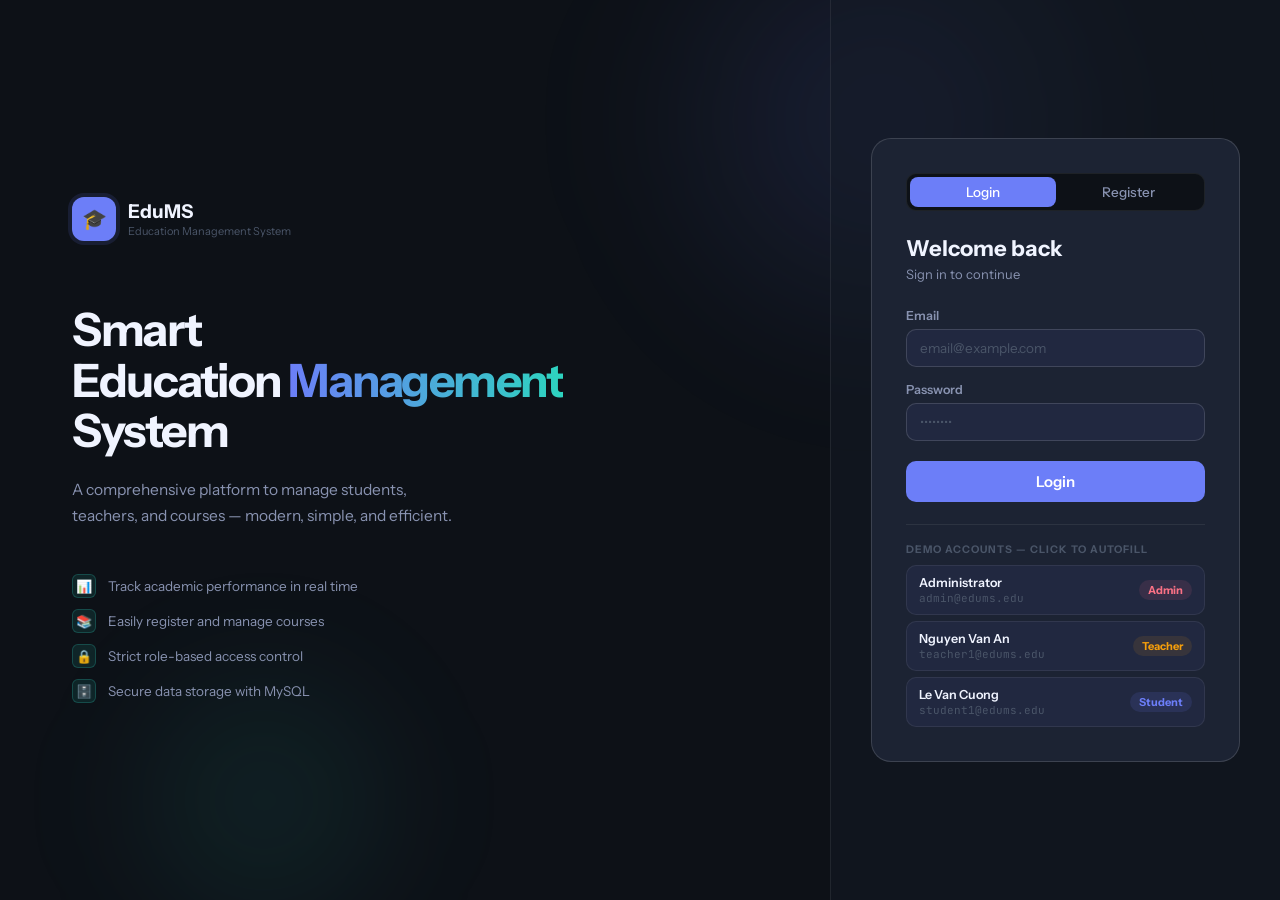
<file: ProgAndTest_Group03/frontend/pages/teacher.html>
<!DOCTYPE html>
<html lang="vi">
<head>
<meta charset="UTF-8">
<meta name="viewport" content="width=device-width,initial-scale=1.0">
<title>EduMS — Teacher</title>
<link rel="stylesheet" href="../css/style.css">
<style>
.student-grade-row { display:flex;align-items:center;gap:14px;padding:13px 16px;background:var(--surface);border-radius:var(--radius);border:1px solid var(--border);transition:border-color 0.15s }
.student-grade-row:hover { border-color:var(--border2) }
.grade-input-wrap { display:flex;align-items:center;gap:8px }
.grade-input { width:90px;text-align:center;font-family:'JetBrains Mono',monospace;font-size:15px;padding:8px 10px }
.course-stat-item { text-align:center;padding:14px;background:var(--surface);border-radius:var(--radius);border:1px solid var(--border) }
.subject-icon { width:40px;height:40px;border-radius:10px;display:flex;align-items:center;justify-content:center;font-size:18px;flex-shrink:0 }
.progress-mini { height:4px;background:var(--surface2);border-radius:2px;margin-top:6px;overflow:hidden }
.progress-mini-fill { height:100%;border-radius:2px;background:linear-gradient(90deg,var(--teal),var(--indigo)) }
</style>
</head>
<body>
<div id="toast-container"></div>

<!-- ── GRADE MODAL ── -->
<div class="modal-overlay" id="grade-modal">
  <div class="modal" style="max-width:640px">
    <div class="modal-header">
      <div>
        <div class="modal-title" id="gm-title">Enter Grades</div>
        <div style="font-size:12px;color:var(--t3);margin-top:2px" id="gm-subtitle"></div>
      </div>
      <button class="modal-close" onclick="closeModal('grade-modal')">✕</button>
    </div>
    <div class="modal-body" id="gm-body">
      <div class="loader"><div class="spin"></div></div>
    </div>
    <div class="modal-footer" style="justify-content:space-between">
      <div style="font-size:12.5px;color:var(--t3)" id="gm-saved-info"></div>
      <div style="display:flex;gap:10px">
        <button class="btn btn-ghost" onclick="closeModal('grade-modal')">Đóng</button>
        <button class="btn btn-primary" id="save-grades-btn" onclick="saveAllGrades()" disabled>💾 Save All Grades</button>
      </div>
    </div>
  </div>
</div>

<div class="app-shell">
  <!-- ── SIDEBAR ── -->
  <aside class="sidebar">
    <div class="sidebar-logo">
      <div class="logo-mark">🎓</div>
      <div><div class="logo-text">EduMS</div><div class="logo-sub">Teacher Portal</div></div>
    </div>
    <nav class="sidebar-nav">
      <div>
        <div class="nav-sec-lbl">Teaching</div>
        <div class="nav-group">
          <button class="nav-item active" id="nav-courses" onclick="show('courses')"><span class="ni">📚</span>My course</button>
          <button class="nav-item"        id="nav-profile" onclick="show('profile')"><span class="ni">👤</span>Personal Profile</button>
        </div>
      </div>
    </nav>
    <div class="sidebar-footer">
      <div class="user-row">
        <div class="user-av" id="sidebar-avatar">?</div>
        <div class="user-meta">
          <div class="user-nm" id="sidebar-user-name">...</div>
          <div class="user-rl" id="sidebar-user-role">Teacher</div>
        </div>
        <button class="btn-logout" onclick="logout()">⎋</button>
      </div>
    </div>
  </aside>

  <main class="main-content">

    <!-- COURSES -->
    <div id="sec-courses" class="section-page">
      <div class="topbar">
        <div class="topbar-left"><div class="topbar-title">My course</div><div class="topbar-sub">Manage classes and enter grades</div></div>
      </div>
      <div class="page-body">
        <!-- Stats row -->
        <div class="stat-grid" style="grid-template-columns:repeat(3,1fr)">
          <div class="stat-card"><div class="stat-ico si-i">📚</div><div class="stat-num" id="st-c">—</div><div class="stat-lbl">Teaching Courses</div></div>
          <div class="stat-card"><div class="stat-ico si-t">👨‍🎓</div><div class="stat-num" id="st-s">—</div><div class="stat-lbl">Total Students</div></div>
          <div class="stat-card"><div class="stat-ico si-a">📝</div><div class="stat-num" id="st-g">—</div><div class="stat-lbl">Graded</div></div>
        </div>

        <!-- Course cards grid -->
        <div id="course-cards" style="display:grid;grid-template-columns:repeat(auto-fill,minmax(320px,1fr));gap:16px">
          <div class="loader"><div class="spin"></div></div>
        </div>
      </div>
    </div>

    <!-- PROFILE -->
    <div id="sec-profile" style="display:none" class="section-page">
      <div class="topbar"><div class="topbar-left"><div class="topbar-title">Personal Profile</div></div></div>
      <div class="page-body">
        <div style="display:grid;grid-template-columns:280px 1fr;gap:20px;max-width:800px">
          <!-- Avatar side -->
          <div class="card" style="text-align:center;padding:32px 20px">
            <div id="profile-big-av" style="width:80px;height:80px;background:linear-gradient(135deg,var(--indigo),var(--teal));border-radius:20px;display:flex;align-items:center;justify-content:center;font-size:34px;font-weight:700;margin:0 auto 16px;color:#fff">?</div>
            <div style="font-size:17px;font-weight:700;margin-bottom:4px" id="profile-nm">...</div>
            <div style="font-size:12px;color:var(--t3);margin-bottom:12px">Teacher</div>
            <div style="font-size:12px;color:var(--t2)" id="profile-email-show"></div>
            <div style="margin-top:16px;padding-top:16px;border-top:1px solid var(--border)">
              <div style="font-size:11px;color:var(--t3);text-transform:uppercase;letter-spacing:1px;margin-bottom:8px">Statistics</div>
              <div style="display:flex;justify-content:space-around">
                <div><div style="font-size:20px;font-weight:700;color:var(--indigo)" id="pstat-courses">—</div><div style="font-size:11px;color:var(--t3)">Courses</div></div>
                <div><div style="font-size:20px;font-weight:700;color:var(--teal)" id="pstat-students">—</div><div style="font-size:11px;color:var(--t3)">Student</div></div>
              </div>
            </div>
          </div>
          <!-- Form -->
          <div class="card">
            <div id="profile-alert"></div>
            <div style="font-size:15px;font-weight:700;margin-bottom:18px;padding-bottom:14px;border-bottom:1px solid var(--border)">Personal Information</div>
            <div class="form-group"><label class="form-label">No change</label><input type="text" id="p-name" class="form-control"></div>
            <div class="form-group"><label class="form-label">Email <span style="color:var(--t3);font-weight:400">(No change)</span></label><input type="email" id="p-email" class="form-control" disabled style="opacity:0.5"></div>
            <div class="form-row">
              <div class="form-group"><label class="form-label">Phone Number</label><input type="text" id="p-phone" class="form-control" placeholder="0901234567"></div>
              <div class="form-group"><label class="form-label">Address</label><input type="text" id="p-addr" class="form-control" placeholder="TP. Hồ Chí Minh"></div>
            </div>
            <div style="font-size:15px;font-weight:700;margin:20px 0 14px;padding-top:16px;border-top:1px solid var(--border)">Change Password</div>
            <div class="form-group" style="margin-bottom:20px">
              <label class="form-label">New password <span style="color:var(--t3);font-weight:400">(leave blank if unchanged)</span></label>
              <input type="password" id="p-pw" class="form-control" placeholder="Minimum 6 characters">
            </div>
            <button class="btn btn-primary" id="save-profile-btn" onclick="saveProfile()">💾 Save Changes</button>
          </div>
        </div>
      </div>
    </div>

  </main>
</div>

<script src="../js/app.js"></script>
<script>
let myCourses   = [];
let curCid      = null;
let curStudents = [];

// INIT 
async function initPage() {
  const auth = await checkAuth();
  if (!auth || currentUser.role !== 'teacher') { window.location.href = '../index.html'; return; }
  loadUserUI();
  await loadCourses();
  await loadProfile();
}

//  COURSES 
async function loadCourses() {
  const r = await get('/courses');
  if (!r.ok) { toast('Error loading courses. Check if server is running.', 'err'); return; }

  // Fix: MySQL returns teacher_id as number, JS currentUser.id also number — compare correctly
  myCourses = (r.data || []).filter(c => Number(c.teacher_id) === Number(currentUser.id));

  const totalStudents = myCourses.reduce((s, c) => s + (c.enrolled_count || 0), 0);
  document.getElementById('st-c').textContent = myCourses.length;
  document.getElementById('st-s').textContent = totalStudents;

  // Count courses that have at least some grades entered
  document.getElementById('st-g').textContent = myCourses.filter(c => c.enrolled_count > 0).length;

  const el = document.getElementById('course-cards');
  if (!myCourses.length) {
    el.innerHTML = `<div style="grid-column:1/-1" class="card" style="text-align:center;padding:48px">
      <div style="font-size:48px;margin-bottom:16px;opacity:0.3">📚</div>
      <div style="color:var(--t3);font-size:14px">No courses assigned yet<br>Contact admin for assignment</div>
    </div>`;
    return;
  }

  const icons = { CS:'💻', MATH:'📐', ENG:'🌐', PHY:'⚡', CHE:'🧪' };
  el.innerHTML = myCourses.map(c => {
    const ico = Object.entries(icons).find(([k]) => c.code.startsWith(k))?.[1] || '📖';
    const pct = c.max_students > 0 ? Math.round(c.enrolled_count / c.max_students * 100) : 0;
    return `<div class="card" style="padding:20px">
      <div style="display:flex;align-items:flex-start;gap:14px;margin-bottom:16px">
        <div class="subject-icon si-i">${ico}</div>
        <div style="flex:1;min-width:0">
          <div style="font-family:'JetBrains Mono',monospace;font-size:11px;color:var(--indigo);margin-bottom:3px">${c.code}</div>
          <div style="font-size:15.5px;font-weight:700;line-height:1.3;margin-bottom:6px">${c.name}</div>
          <div style="display:flex;gap:10px;flex-wrap:wrap">
            ${c.semester ? `<span style="font-size:11px;background:var(--surface2);color:var(--t3);padding:2px 8px;border-radius:6px;font-weight:600">📅 ${c.semester}</span>` : ''}
            <span style="font-size:11px;background:var(--indigo-bg);color:var(--indigo);padding:2px 8px;border-radius:6px;font-weight:600">🎯 ${c.credits} tín chỉ</span>
          </div>
        </div>
      </div>

      <div style="display:grid;grid-template-columns:1fr 1fr 1fr;gap:8px;margin-bottom:16px">
        <div class="course-stat-item">
          <div style="font-size:20px;font-weight:700;font-family:'JetBrains Mono',monospace;color:var(--t1)">${c.enrolled_count}</div>
          <div style="font-size:10.5px;color:var(--t3);margin-top:2px">Student</div>
        </div>
        <div class="course-stat-item">
          <div style="font-size:20px;font-weight:700;font-family:'JetBrains Mono',monospace;color:var(--t1)">${c.max_students}</div>
          <div style="font-size:10.5px;color:var(--t3);margin-top:2px">Max Capacity</div>
        </div>
        <div class="course-stat-item">
          <div style="font-size:20px;font-weight:700;font-family:'JetBrains Mono',monospace;color:${pct >= 90 ? 'var(--rose)' : 'var(--teal)'}">${pct}%</div>
          <div style="font-size:10.5px;color:var(--t3);margin-top:2px">Enrollment Rate</div>
        </div>
      </div>

      <div class="progress-mini" style="margin-bottom:16px">
        <div class="progress-mini-fill" style="width:${pct}%;background:${pct >= 90 ? 'var(--rose)' : 'linear-gradient(90deg,var(--teal),var(--indigo))'}"></div>
      </div>

      ${c.description ? `<div style="font-size:12.5px;color:var(--t3);margin-bottom:16px;line-height:1.5">${c.description}</div>` : ''}

      <button class="btn btn-primary" style="width:100%" 
        onclick="openGradeModal(${c.id},'${c.name.replace(/'/g,"\\'")}',${c.enrolled_count})"
        ${c.enrolled_count === 0 ? 'disabled' : ''}>
        ${c.enrolled_count === 0 ? '📋 No student' : '📝 Open list & Enter grades'}
      </button>
    </div>`;
  }).join('');
}

// GRADE MODAL
async function openGradeModal(cid, cname, studentCount) {
  curCid      = cid;
  curStudents = [];
  document.getElementById('gm-title').textContent    = cname;
  document.getElementById('gm-subtitle').textContent = `${studentCount} students enrolled`;
  document.getElementById('gm-body').innerHTML       = '<div class="loader"><div class="spin"></div></div>';
  document.getElementById('save-grades-btn').disabled = true;
  document.getElementById('gm-saved-info').textContent = '';
  openModal('grade-modal');

  const r = await get('/courses/' + cid + '/students');
  if (!r.ok) {
    document.getElementById('gm-body').innerHTML = '<div class="empty"><div class="empty-ico">⚠️</div><p>Error loading student list. Check connection.</p></div>';
    return;
  }
  curStudents = r.data || [];
  document.getElementById('save-grades-btn').disabled = curStudents.length === 0;
  renderGradeList();
}

function renderGradeList() {
  const el = document.getElementById('gm-body');
  if (!curStudents.length) {
    el.innerHTML = '<div class="empty"><div class="empty-ico">👨‍🎓</div><p>No students in this class</p></div>';
    return;
  }

  const graded = curStudents.filter(s => s.grade !== null && s.grade !== undefined).length;
  el.innerHTML = `
    <div style="display:flex;align-items:center;justify-content:space-between;margin-bottom:14px;padding:10px 14px;background:var(--indigo-bg);border-radius:var(--radius);border:1px solid rgba(108,126,248,0.2)">
      <div style="font-size:13px;color:var(--t2)">
        Graded: <strong style="color:var(--indigo)">${graded}/${curStudents.length}</strong> student
      </div>
      <div style="font-size:12px;color:var(--t3)">leave blank = keep existing grade</div>
    </div>
    <div style="display:flex;flex-direction:column;gap:8px">
      ${curStudents.map((s, i) => {
        const existing = (s.grade !== null && s.grade !== undefined) ? s.grade : '';
        const cls      = existing !== '' ? gradeClass(parseFloat(existing)) : '';
        return `<div class="student-grade-row">
          <div style="width:36px;height:36px;background:linear-gradient(135deg,var(--indigo),var(--teal));border-radius:9px;display:flex;align-items:center;justify-content:center;font-weight:700;font-size:14px;color:#fff;flex-shrink:0">${s.full_name.charAt(0).toUpperCase()}</div>
          <div style="flex:1;min-width:0">
            <div style="font-size:13.5px;font-weight:600;color:var(--t1)">${s.full_name}</div>
            <div style="font-size:11.5px;color:var(--t3)">${s.email}</div>
          </div>
          <div class="grade-input-wrap">
            <input type="text" inputmode="decimal" min="0" max="10" step="0.1"
              id="gi-${i}"
              data-student-id="${s.student_id}"
              value="${existing}"
              class="form-control grade-input ${cls}"
              placeholder="0–10"
              oninput="onGradeInput(this,${i})">
            <div id="lbadge-${i}" style="width:34px;text-align:center">
              ${existing !== '' ? gradeLabel(s.letter_grade) : '<span style="color:var(--t3);font-size:12px">—</span>'}
            </div>
          </div>
        </div>`;
      }).join('')}
    </div>`;
}

function onGradeInput(inp, i) {
  inp.value = inp.value.replace(',', '.');
  const v = parseFloat(inp.value);
  inp.className = 'form-control grade-input ' + (isNaN(v) ? '' : gradeClass(v));
  // Live letter badge
  const badge = document.getElementById('lbadge-' + i);
  if (badge) {
    if (!inp.value.trim()) { badge.innerHTML = '<span style="color:var(--t3);font-size:12px">—</span>'; return; }
    if (isNaN(v) || v < 0 || v > 10) { badge.innerHTML = '<span style="color:var(--rose);font-size:12px">!</span>'; return; }
    const l = v >= 8.5 ? 'A' : v >= 8.0 ? 'B+' : v >= 7.0 ? 'B' : v >= 6.5 ? 'C+' : v >= 5.5 ? 'C' : v >= 5.0 ? 'D+' : v >= 4.0 ? 'D' : 'F';
    badge.innerHTML = gradeLabel(l);
  }
}

async function saveAllGrades() {
  const inputs = document.querySelectorAll('[id^="gi-"]');
  const btn    = document.getElementById('save-grades-btn');
  btn.disabled = true; btn.textContent = 'Saving...';

  let saved = 0, errors = 0, skipped = 0;
  for (const inp of inputs) {
    const raw = inp.value.trim();
    if (!raw) { skipped++; continue; }
    const v = parseFloat(raw);
    if (isNaN(v) || v < 0 || v > 10) { errors++; continue; }
    const r = await post('/grades', {
      student_id: parseInt(inp.dataset.studentId),
      course_id:  curCid,
      grade:      Math.round(v * 10) / 10,   // round to 1 decimal
    });
    if (r.ok) saved++;
    else errors++;
  }

  btn.disabled = false; btn.textContent = '💾 Save All Grade';

  const info = [];
  if (saved)   info.push(`✓ ${saved} grades saved`);
  if (skipped) info.push(`${skipped} skipped (empty)`);
  if (errors)  info.push(`✕ ${errors} error`);
  document.getElementById('gm-saved-info').textContent = info.join(' · ');

  if (errors > 0)  toast(`Save ${saved}/${saved+errors} grade, ${errors} error`, 'err');
  else if (saved > 0) toast(`Saved ${saved} grade!`, 'ok');
  else toast('No grades changed!', 'ok');

  if (saved > 0) {
    const r = await get('/courses/' + curCid + '/students');
    if (r.ok) { curStudents = r.data || []; renderGradeList(); }
  }
}

// PROFILE 
async function loadProfile() {
  const r = await get('/me');
  if (!r.ok) return;
  const u = r.data.user;
  document.getElementById('p-name').value  = u.full_name || '';
  document.getElementById('p-email').value = u.email    || '';
  document.getElementById('p-phone').value = u.phone    || '';
  document.getElementById('p-addr').value  = u.address  || '';
  document.getElementById('profile-big-av').textContent   = u.full_name.charAt(0).toUpperCase();
  document.getElementById('profile-nm').textContent        = u.full_name;
  document.getElementById('profile-email-show').textContent = u.email;
  // Stats
  const courses  = myCourses.length;
  const students = myCourses.reduce((s, c) => s + (c.enrolled_count || 0), 0);
  document.getElementById('pstat-courses').textContent  = courses;
  document.getElementById('pstat-students').textContent = students;
}

async function saveProfile() {
  const btn = document.getElementById('save-profile-btn');
  btn.disabled = true; btn.textContent = 'Saving...';
  const pw = document.getElementById('p-pw').value;
  const r  = await put('/profile', {
    full_name: document.getElementById('p-name').value.trim(),
    phone:     document.getElementById('p-phone').value.trim(),
    address:   document.getElementById('p-addr').value.trim(),
    password:  pw || undefined,
  });
  const al = document.getElementById('profile-alert');
  btn.disabled = false; btn.textContent = '💾 Save change';
  if (r.ok) {
    al.innerHTML = '<div class="alert alert-ok">✓ Update successfully!</div>';
    toast('Saved!', 'ok');
    document.getElementById('p-pw').value = '';
    setTimeout(() => al.innerHTML = '', 3000);
    await loadProfile();
    const me = await get('/me');
    if (me.ok) { currentUser = me.data.user; loadUserUI(); }
  } else {
    al.innerHTML = `<div class="alert alert-err">${r.data.message || 'Error'}</div>`;
  }
}

// ROUTER 
function show(name) {
  ['courses','profile'].forEach(s => {
    document.getElementById('sec-'+s).style.display = s === name ? '' : 'none';
  });
  document.querySelectorAll('.nav-item').forEach(n => n.classList.remove('active'));
  document.getElementById('nav-'+name)?.classList.add('active');
  if (name === 'profile') loadProfile();
  if (name === 'courses') loadCourses();
}

initPage();
</script>
</body>
</html>
</file>
<file: frontend/css/style.css>
@import url('https://fonts.googleapis.com/css2?family=Instrument+Sans:wght@400;500;600;700&family=JetBrains+Mono:wght@400;500&display=swap');

:root {
  --bg:        #0d1117;
  --bg2:       #161b27;
  --bg3:       #1c2333;
  --surface:   #212840;
  --surface2:  #283050;
  --border:    rgba(255,255,255,0.07);
  --border2:   rgba(255,255,255,0.14);
  --indigo:    #6c7ef8;
  --indigo-d:  #5568e8;
  --indigo-bg: rgba(108,126,248,0.12);
  --indigo-glow: rgba(108,126,248,0.25);
  --teal:      #2dd4bf;
  --teal-bg:   rgba(45,212,191,0.10);
  --amber:     #f59e0b;
  --amber-bg:  rgba(245,158,11,0.10);
  --rose:      #fb7185;
  --rose-bg:   rgba(251,113,133,0.10);
  --t1: #f0f4ff;
  --t2: #8892b0;
  --t3: #4a5568;
  --radius:    10px;
  --radius-lg: 16px;
  --radius-xl: 20px;
  --tr: all 0.18s cubic-bezier(0.4,0,0.2,1);
}

*,*::before,*::after{box-sizing:border-box;margin:0;padding:0}
body{font-family:'Instrument Sans',system-ui,sans-serif;background:var(--bg);color:var(--t1);min-height:100vh;-webkit-font-smoothing:antialiased}

/* SIDEBAR */
.app-shell{display:flex;min-height:100vh}
.sidebar{width:252px;background:var(--bg2);border-right:1px solid var(--border);display:flex;flex-direction:column;position:fixed;top:0;left:0;bottom:0;z-index:100}
.sidebar-logo{padding:22px 18px 16px;display:flex;align-items:center;gap:11px;border-bottom:1px solid var(--border)}
.logo-mark{width:36px;height:36px;background:var(--indigo);border-radius:10px;display:flex;align-items:center;justify-content:center;font-size:17px;box-shadow:0 0 0 3px var(--indigo-bg);flex-shrink:0}
.logo-text{font-size:16px;font-weight:700;letter-spacing:-0.3px}
.logo-sub{font-size:10px;color:var(--t3);font-weight:500;margin-top:1px}
.sidebar-nav{flex:1;padding:14px 10px;overflow-y:auto;display:flex;flex-direction:column;gap:20px}
.nav-sec-lbl{font-size:10px;font-weight:700;color:var(--t3);letter-spacing:1.2px;text-transform:uppercase;padding:0 8px;margin-bottom:4px}
.nav-group{display:flex;flex-direction:column;gap:2px}
.nav-item{display:flex;align-items:center;gap:10px;padding:9px 10px;border-radius:var(--radius);font-size:13.5px;font-weight:500;color:var(--t2);cursor:pointer;transition:var(--tr);border:none;background:none;width:100%;text-align:left}
.nav-item .ni{font-size:15px;flex-shrink:0;opacity:0.6}
.nav-item:hover{background:var(--surface);color:var(--t1)}
.nav-item:hover .ni{opacity:1}
.nav-item.active{background:var(--indigo-bg);color:var(--indigo);border:1px solid rgba(108,126,248,0.22)}
.nav-item.active .ni{opacity:1}
.sidebar-footer{padding:12px 10px;border-top:1px solid var(--border)}
.user-row{display:flex;align-items:center;gap:10px;padding:9px 10px;border-radius:var(--radius);background:var(--surface)}
.user-av{width:32px;height:32px;background:linear-gradient(135deg,var(--indigo),var(--teal));border-radius:8px;display:flex;align-items:center;justify-content:center;font-size:13px;font-weight:700;flex-shrink:0}
.user-meta{flex:1;min-width:0}
.user-nm{font-size:13px;font-weight:600;color:var(--t1);white-space:nowrap;overflow:hidden;text-overflow:ellipsis}
.user-rl{font-size:11px;color:var(--t3)}
.btn-logout{background:none;border:none;cursor:pointer;color:var(--t3);padding:5px;border-radius:6px;transition:var(--tr);font-size:14px;flex-shrink:0;line-height:1}
.btn-logout:hover{color:var(--rose);background:var(--rose-bg)}

/* MAIN */
.main-content{margin-left:252px;flex:1;display:flex;flex-direction:column}
.topbar{height:60px;background:var(--bg2);border-bottom:1px solid var(--border);display:flex;align-items:center;padding:0 28px;position:sticky;top:0;z-index:50;gap:16px}
.topbar-left{flex:1}
.topbar-title{font-size:17px;font-weight:700;color:var(--t1);line-height:1.2}
.topbar-sub{font-size:12px;color:var(--t3);margin-top:1px}
.page-body{padding:26px}

/* AUTH */
.auth-wrap{min-height:100vh;display:flex;background:var(--bg);position:relative;overflow:hidden}
.auth-orb{position:absolute;border-radius:50%;pointer-events:none}
.auth-orb1{width:600px;height:600px;background:radial-gradient(circle,rgba(108,126,248,0.14) 0%,transparent 65%);top:-180px;right:100px;filter:blur(60px)}
.auth-orb2{width:400px;height:400px;background:radial-gradient(circle,rgba(45,212,191,0.10) 0%,transparent 65%);bottom:-100px;left:5%;filter:blur(50px)}
.auth-left{flex:1;display:flex;flex-direction:column;justify-content:center;padding:60px 72px;position:relative;z-index:1}
.auth-brand{display:flex;align-items:center;gap:12px;margin-bottom:64px}
.auth-brand-ico{width:44px;height:44px;background:var(--indigo);border-radius:12px;display:flex;align-items:center;justify-content:center;font-size:20px;box-shadow:0 0 0 4px var(--indigo-bg)}
.auth-brand-name{font-size:19px;font-weight:700}
.auth-brand-tag{font-size:11px;color:var(--t3);margin-top:1px}
.auth-headline{font-size:46px;font-weight:700;line-height:1.1;letter-spacing:-1.5px;margin-bottom:20px}
.auth-headline em{font-style:normal;background:linear-gradient(90deg,var(--indigo),var(--teal));-webkit-background-clip:text;-webkit-text-fill-color:transparent;background-clip:text}
.auth-desc{font-size:15.5px;color:var(--t2);line-height:1.7;max-width:390px;margin-bottom:44px}
.feat-list{display:flex;flex-direction:column;gap:11px}
.feat-item{display:flex;align-items:center;gap:12px}
.feat-dot{width:24px;height:24px;border-radius:6px;background:var(--teal-bg);border:1px solid rgba(45,212,191,0.22);display:flex;align-items:center;justify-content:center;font-size:13px;flex-shrink:0}
.feat-item span{font-size:13.5px;color:var(--t2)}
.auth-right{width:450px;display:flex;align-items:center;justify-content:center;padding:40px;position:relative;z-index:1;background:rgba(22,27,39,0.45);border-left:1px solid var(--border)}
.auth-card{width:100%;background:var(--bg3);border:1px solid var(--border2);border-radius:var(--radius-xl);padding:34px}
.auth-card-title{font-size:22px;font-weight:700;margin-bottom:4px}
.auth-card-sub{font-size:13px;color:var(--t2);margin-bottom:26px}
.tab-sw{display:flex;background:var(--bg);border-radius:var(--radius);padding:3px;margin-bottom:24px;border:1px solid var(--border)}
.tab-btn{flex:1;padding:7px 12px;border-radius:8px;border:none;background:none;color:var(--t2);font-family:inherit;font-size:13.5px;font-weight:500;cursor:pointer;transition:var(--tr);text-align:center}
.tab-btn.on{background:var(--indigo);color:#fff}
.demo-grid{margin-top:22px;padding-top:18px;border-top:1px solid var(--border)}
.demo-lbl{font-size:10.5px;color:var(--t3);font-weight:700;text-transform:uppercase;letter-spacing:1px;margin-bottom:9px}
.demo-cards{display:flex;flex-direction:column;gap:6px}
.demo-card{display:flex;align-items:center;justify-content:space-between;padding:9px 12px;background:var(--surface);border:1px solid var(--border);border-radius:var(--radius);cursor:pointer;transition:var(--tr)}
.demo-card:hover{border-color:var(--indigo);background:var(--surface2)}
.demo-nm{font-size:12.5px;font-weight:600;color:var(--t1)}
.demo-em{font-size:11px;color:var(--t3);font-family:'JetBrains Mono',monospace;margin-top:1px}

/* FORMS */
.form-group{margin-bottom:15px}
.form-label{display:block;font-size:12.5px;font-weight:600;color:var(--t2);margin-bottom:6px}
.form-control{width:100%;background:var(--surface);border:1px solid var(--border2);border-radius:var(--radius);padding:10px 13px;color:var(--t1);font-family:inherit;font-size:13.5px;transition:var(--tr);outline:none}
.form-control:focus{border-color:var(--indigo);box-shadow:0 0 0 3px var(--indigo-bg);background:var(--surface2)}
.form-control::placeholder{color:var(--t3)}
select.form-control{cursor:pointer}
select.form-control option{background:var(--bg3)}
.form-row{display:grid;grid-template-columns:1fr 1fr;gap:14px}

/* BUTTONS */
.btn{display:inline-flex;align-items:center;justify-content:center;gap:7px;padding:9px 18px;border-radius:var(--radius);font-family:inherit;font-size:13.5px;font-weight:600;cursor:pointer;transition:var(--tr);border:none;text-decoration:none;white-space:nowrap}
.btn-primary{background:var(--indigo);color:#fff}
.btn-primary:hover{background:var(--indigo-d);transform:translateY(-1px);box-shadow:0 4px 18px var(--indigo-glow)}
.btn-primary:active{transform:none}
.btn-teal{background:var(--teal);color:var(--bg);font-weight:700}
.btn-teal:hover{opacity:0.9;transform:translateY(-1px)}
.btn-ghost{background:var(--surface);color:var(--t2);border:1px solid var(--border2)}
.btn-ghost:hover{color:var(--t1);background:var(--surface2)}
.btn-danger{background:var(--rose-bg);color:var(--rose);border:1px solid rgba(251,113,133,0.2)}
.btn-danger:hover{background:var(--rose);color:#fff;border-color:var(--rose)}
.btn-sm{padding:6px 11px;font-size:12px;border-radius:8px}
.btn-lg{padding:11px 24px;font-size:15px}
.btn-full{width:100%}
.btn:disabled{opacity:0.45;cursor:not-allowed;transform:none!important}

/* CARDS */
.card{background:var(--bg2);border:1px solid var(--border);border-radius:var(--radius-lg);padding:20px}
.card-header{display:flex;align-items:center;justify-content:space-between;margin-bottom:16px}
.card-title{font-size:14.5px;font-weight:700}

/* STATS */
.stat-grid{display:grid;grid-template-columns:repeat(4,1fr);gap:14px;margin-bottom:22px}
.stat-card{background:var(--bg2);border:1px solid var(--border);border-radius:var(--radius-lg);padding:18px;transition:var(--tr)}
.stat-card:hover{transform:translateY(-2px);border-color:var(--border2)}
.stat-ico{width:36px;height:36px;border-radius:10px;display:flex;align-items:center;justify-content:center;font-size:16px;margin-bottom:14px}
.si-i{background:var(--indigo-bg)} .si-t{background:var(--teal-bg)} .si-a{background:var(--amber-bg)} .si-r{background:var(--rose-bg)}
.stat-num{font-size:28px;font-weight:700;font-family:'JetBrains Mono',monospace;line-height:1}
.stat-lbl{font-size:11px;color:var(--t3);font-weight:600;letter-spacing:0.4px;margin-top:5px}

/* TABLE */
.table-wrap{overflow-x:auto;border-radius:var(--radius)}
table{width:100%;border-collapse:collapse;font-size:13.5px}
thead th{background:var(--bg3);color:var(--t3);font-size:10.5px;font-weight:700;letter-spacing:1px;text-transform:uppercase;padding:11px 14px;text-align:left;border-bottom:1px solid var(--border)}
tbody tr{border-bottom:1px solid var(--border);transition:background 0.12s}
tbody tr:last-child{border-bottom:none}
tbody tr:hover{background:var(--surface)}
tbody td{padding:12px 14px;color:var(--t2);vertical-align:middle}
tbody td strong{color:var(--t1);font-weight:600}

/* BADGES */
.badge{display:inline-flex;align-items:center;padding:3px 9px;border-radius:20px;font-size:11px;font-weight:700}
.bi{background:var(--indigo-bg);color:var(--indigo)} .bt{background:var(--teal-bg);color:var(--teal)} .ba{background:var(--amber-bg);color:var(--amber)} .br{background:var(--rose-bg);color:var(--rose)} .bg_{background:var(--surface);color:var(--t3)}

/* MODAL */
.modal-overlay{position:fixed;inset:0;z-index:200;background:rgba(0,0,0,0.65);display:flex;align-items:center;justify-content:center;padding:20px;opacity:0;pointer-events:none;transition:opacity 0.2s}
.modal-overlay.open{opacity:1;pointer-events:all}
.modal{background:var(--bg2);border:1px solid var(--border2);border-radius:var(--radius-xl);width:100%;max-width:520px;max-height:90vh;overflow-y:auto;transform:translateY(10px) scale(0.98);transition:transform 0.2s}
.modal-overlay.open .modal{transform:none}
.modal-header{display:flex;align-items:center;justify-content:space-between;padding:19px 22px;border-bottom:1px solid var(--border)}
.modal-title{font-size:15.5px;font-weight:700}
.modal-close{background:var(--surface);border:none;color:var(--t2);font-size:14px;cursor:pointer;padding:6px;border-radius:7px;transition:var(--tr);line-height:1}
.modal-close:hover{background:var(--surface2);color:var(--t1)}
.modal-body{padding:22px}
.modal-footer{padding:14px 22px;border-top:1px solid var(--border);display:flex;justify-content:flex-end;gap:10px}

/* ALERT */
.alert{padding:11px 14px;border-radius:var(--radius);font-size:13px;margin-bottom:14px;display:flex;align-items:center;gap:9px}
.alert-ok{background:var(--teal-bg);color:var(--teal);border:1px solid rgba(45,212,191,0.2)}
.alert-err{background:var(--rose-bg);color:var(--rose);border:1px solid rgba(251,113,133,0.2)}

/* SEARCH */
.toolbar{display:flex;align-items:center;gap:12px;margin-bottom:16px}
.search-wrap{position:relative;flex:1;max-width:280px}
.search-wrap input{width:100%;padding:9px 12px 9px 34px;background:var(--surface);border:1px solid var(--border);border-radius:var(--radius);color:var(--t1);font-family:inherit;font-size:13.5px;outline:none;transition:var(--tr)}
.search-wrap input:focus{border-color:var(--indigo)}
.search-ico{position:absolute;left:11px;top:50%;transform:translateY(-50%);color:var(--t3);font-size:14px;pointer-events:none}

/* TOAST */
#toast-container{position:fixed;bottom:20px;right:20px;z-index:999;display:flex;flex-direction:column;gap:8px}
.toast{background:var(--bg3);border:1px solid var(--border2);border-radius:var(--radius);padding:12px 16px;font-size:13.5px;box-shadow:0 8px 24px rgba(0,0,0,0.5);display:flex;align-items:center;gap:9px;animation:tIn 0.22s ease;max-width:300px}
.toast.ok{border-left:2px solid var(--teal)} .toast.err{border-left:2px solid var(--rose)}
@keyframes tIn{from{opacity:0;transform:translateX(14px)}}

/* GRADES */
.gA{color:var(--teal);font-weight:700;font-family:'JetBrains Mono',monospace}
.gBplus{color:var(--indigo);font-weight:700;font-family:'JetBrains Mono',monospace}
.gB{color:var(--indigo);font-weight:700;font-family:'JetBrains Mono',monospace}
.gCplus{color:var(--amber);font-weight:700;font-family:'JetBrains Mono',monospace}
.gC{color:var(--amber);font-weight:700;font-family:'JetBrains Mono',monospace}
.gDplus{color:var(--rose);font-weight:700;font-family:'JetBrains Mono',monospace}
.gD{color:var(--rose);font-weight:700;font-family:'JetBrains Mono',monospace}
.gF{color:var(--rose);font-weight:700;font-family:'JetBrains Mono',monospace}

/* EMPTY */
.empty{text-align:center;padding:52px 20px;color:var(--t3)}
.empty-ico{font-size:38px;margin-bottom:12px;opacity:0.3}
.empty p{font-size:13.5px}

/* SPINNER */
.spin{width:22px;height:22px;border-radius:50%;border:2px solid var(--border2);border-top-color:var(--indigo);animation:rot 0.65s linear infinite}
@keyframes rot{to{transform:rotate(360deg)}}
.loader{display:flex;align-items:center;justify-content:center;min-height:180px}

/* COURSES */
.course-grid{display:grid;grid-template-columns:repeat(auto-fill,minmax(286px,1fr));gap:14px}
.c-card{background:var(--bg2);border:1px solid var(--border);border-radius:var(--radius-lg);padding:18px;transition:var(--tr);position:relative}
.c-card:hover{border-color:var(--indigo);transform:translateY(-2px);box-shadow:0 8px 28px rgba(108,126,248,0.1)}
.c-code{font-family:'JetBrains Mono',monospace;font-size:11px;color:var(--indigo);font-weight:500}
.c-name{font-size:15px;font-weight:700;margin-bottom:6px;margin-top:4px;line-height:1.3}
.c-desc{font-size:12.5px;color:var(--t3);margin-bottom:12px;line-height:1.5}
.c-meta{display:flex;gap:14px;flex-wrap:wrap;margin-bottom:12px}
.c-mi{display:flex;align-items:center;gap:5px;font-size:12px;color:var(--t3)}
.c-footer{display:flex;align-items:center;justify-content:space-between;padding-top:12px;border-top:1px solid var(--border)}
.cap-bar{flex:1;height:3px;background:var(--bg3);border-radius:2px;margin-left:10px;overflow:hidden}
.cap-fill{height:100%;background:linear-gradient(90deg,var(--teal),var(--indigo));border-radius:2px;transition:width 0.6s ease}

/* GPA */
.gpa-hero{background:linear-gradient(135deg,rgba(108,126,248,0.08),rgba(45,212,191,0.05));border:1px solid rgba(108,126,248,0.18);border-radius:var(--radius-lg);padding:22px;margin-bottom:20px;display:flex;align-items:center;gap:28px}
.gpa-num{font-size:52px;font-weight:700;font-family:'JetBrains Mono',monospace;background:linear-gradient(135deg,var(--indigo),var(--teal));-webkit-background-clip:text;-webkit-text-fill-color:transparent;background-clip:text;line-height:1}
.gpa-lbl{font-size:11px;color:var(--t3);text-transform:uppercase;letter-spacing:1px;font-weight:600;margin-top:4px}
.gpa-rank{font-size:19px;font-weight:700;margin-bottom:4px}

/* SECTION ANIM */
.section-page{animation:fadeUp 0.22s ease both}
@keyframes fadeUp{from{opacity:0;transform:translateY(7px)}}

/* SCROLLBAR */
::-webkit-scrollbar{width:5px}
::-webkit-scrollbar-track{background:transparent}
::-webkit-scrollbar-thumb{background:var(--border2);border-radius:3px}

/* RESPONSIVE */
@media(max-width:1100px){.stat-grid{grid-template-columns:repeat(2,1fr)}}
@media(max-width:768px){.sidebar{transform:translateX(-100%)}.main-content{margin-left:0}.auth-left{display:none}.auth-right{width:100%;border-left:none;background:none}.form-row{grid-template-columns:1fr}}
</file>
<file: ProgAndTest_Group03/frontend/css/style.css>
@import url('https://fonts.googleapis.com/css2?family=Instrument+Sans:wght@400;500;600;700&family=JetBrains+Mono:wght@400;500&display=swap');

:root {
  --bg:        #0d1117;
  --bg2:       #161b27;
  --bg3:       #1c2333;
  --surface:   #212840;
  --surface2:  #283050;
  --border:    rgba(255,255,255,0.07);
  --border2:   rgba(255,255,255,0.14);
  --indigo:    #6c7ef8;
  --indigo-d:  #5568e8;
  --indigo-bg: rgba(108,126,248,0.12);
  --indigo-glow: rgba(108,126,248,0.25);
  --teal:      #2dd4bf;
  --teal-bg:   rgba(45,212,191,0.10);
  --amber:     #f59e0b;
  --amber-bg:  rgba(245,158,11,0.10);
  --rose:      #fb7185;
  --rose-bg:   rgba(251,113,133,0.10);
  --t1: #f0f4ff;
  --t2: #8892b0;
  --t3: #4a5568;
  --radius:    10px;
  --radius-lg: 16px;
  --radius-xl: 20px;
  --tr: all 0.18s cubic-bezier(0.4,0,0.2,1);
}

*,*::before,*::after{box-sizing:border-box;margin:0;padding:0}
body{font-family:'Instrument Sans',system-ui,sans-serif;background:var(--bg);color:var(--t1);min-height:100vh;-webkit-font-smoothing:antialiased}

/* SIDEBAR */
.app-shell{display:flex;min-height:100vh}
.sidebar{width:252px;background:var(--bg2);border-right:1px solid var(--border);display:flex;flex-direction:column;position:fixed;top:0;left:0;bottom:0;z-index:100}
.sidebar-logo{padding:22px 18px 16px;display:flex;align-items:center;gap:11px;border-bottom:1px solid var(--border)}
.logo-mark{width:36px;height:36px;background:var(--indigo);border-radius:10px;display:flex;align-items:center;justify-content:center;font-size:17px;box-shadow:0 0 0 3px var(--indigo-bg);flex-shrink:0}
.logo-text{font-size:16px;font-weight:700;letter-spacing:-0.3px}
.logo-sub{font-size:10px;color:var(--t3);font-weight:500;margin-top:1px}
.sidebar-nav{flex:1;padding:14px 10px;overflow-y:auto;display:flex;flex-direction:column;gap:20px}
.nav-sec-lbl{font-size:10px;font-weight:700;color:var(--t3);letter-spacing:1.2px;text-transform:uppercase;padding:0 8px;margin-bottom:4px}
.nav-group{display:flex;flex-direction:column;gap:2px}
.nav-item{display:flex;align-items:center;gap:10px;padding:9px 10px;border-radius:var(--radius);font-size:13.5px;font-weight:500;color:var(--t2);cursor:pointer;transition:var(--tr);border:none;background:none;width:100%;text-align:left}
.nav-item .ni{font-size:15px;flex-shrink:0;opacity:0.6}
.nav-item:hover{background:var(--surface);color:var(--t1)}
.nav-item:hover .ni{opacity:1}
.nav-item.active{background:var(--indigo-bg);color:var(--indigo);border:1px solid rgba(108,126,248,0.22)}
.nav-item.active .ni{opacity:1}
.sidebar-footer{padding:12px 10px;border-top:1px solid var(--border)}
.user-row{display:flex;align-items:center;gap:10px;padding:9px 10px;border-radius:var(--radius);background:var(--surface)}
.user-av{width:32px;height:32px;background:linear-gradient(135deg,var(--indigo),var(--teal));border-radius:8px;display:flex;align-items:center;justify-content:center;font-size:13px;font-weight:700;flex-shrink:0}
.user-meta{flex:1;min-width:0}
.user-nm{font-size:13px;font-weight:600;color:var(--t1);white-space:nowrap;overflow:hidden;text-overflow:ellipsis}
.user-rl{font-size:11px;color:var(--t3)}
.btn-logout{background:none;border:none;cursor:pointer;color:var(--t3);padding:5px;border-radius:6px;transition:var(--tr);font-size:14px;flex-shrink:0;line-height:1}
.btn-logout:hover{color:var(--rose);background:var(--rose-bg)}

/* MAIN */
.main-content{margin-left:252px;flex:1;display:flex;flex-direction:column}
.topbar{height:60px;background:var(--bg2);border-bottom:1px solid var(--border);display:flex;align-items:center;padding:0 28px;position:sticky;top:0;z-index:50;gap:16px}
.topbar-left{flex:1}
.topbar-title{font-size:17px;font-weight:700;color:var(--t1);line-height:1.2}
.topbar-sub{font-size:12px;color:var(--t3);margin-top:1px}
.page-body{padding:26px}

/* AUTH */
.auth-wrap{min-height:100vh;display:flex;background:var(--bg);position:relative;overflow:hidden}
.auth-orb{position:absolute;border-radius:50%;pointer-events:none}
.auth-orb1{width:600px;height:600px;background:radial-gradient(circle,rgba(108,126,248,0.14) 0%,transparent 65%);top:-180px;right:100px;filter:blur(60px)}
.auth-orb2{width:400px;height:400px;background:radial-gradient(circle,rgba(45,212,191,0.10) 0%,transparent 65%);bottom:-100px;left:5%;filter:blur(50px)}
.auth-left{flex:1;display:flex;flex-direction:column;justify-content:center;padding:60px 72px;position:relative;z-index:1}
.auth-brand{display:flex;align-items:center;gap:12px;margin-bottom:64px}
.auth-brand-ico{width:44px;height:44px;background:var(--indigo);border-radius:12px;display:flex;align-items:center;justify-content:center;font-size:20px;box-shadow:0 0 0 4px var(--indigo-bg)}
.auth-brand-name{font-size:19px;font-weight:700}
.auth-brand-tag{font-size:11px;color:var(--t3);margin-top:1px}
.auth-headline{font-size:46px;font-weight:700;line-height:1.1;letter-spacing:-1.5px;margin-bottom:20px}
.auth-headline em{font-style:normal;background:linear-gradient(90deg,var(--indigo),var(--teal));-webkit-background-clip:text;-webkit-text-fill-color:transparent;background-clip:text}
.auth-desc{font-size:15.5px;color:var(--t2);line-height:1.7;max-width:390px;margin-bottom:44px}
.feat-list{display:flex;flex-direction:column;gap:11px}
.feat-item{display:flex;align-items:center;gap:12px}
.feat-dot{width:24px;height:24px;border-radius:6px;background:var(--teal-bg);border:1px solid rgba(45,212,191,0.22);display:flex;align-items:center;justify-content:center;font-size:13px;flex-shrink:0}
.feat-item span{font-size:13.5px;color:var(--t2)}
.auth-right{width:450px;display:flex;align-items:center;justify-content:center;padding:40px;position:relative;z-index:1;background:rgba(22,27,39,0.45);border-left:1px solid var(--border)}
.auth-card{width:100%;background:var(--bg3);border:1px solid var(--border2);border-radius:var(--radius-xl);padding:34px}
.auth-card-title{font-size:22px;font-weight:700;margin-bottom:4px}
.auth-card-sub{font-size:13px;color:var(--t2);margin-bottom:26px}
.tab-sw{display:flex;background:var(--bg);border-radius:var(--radius);padding:3px;margin-bottom:24px;border:1px solid var(--border)}
.tab-btn{flex:1;padding:7px 12px;border-radius:8px;border:none;background:none;color:var(--t2);font-family:inherit;font-size:13.5px;font-weight:500;cursor:pointer;transition:var(--tr);text-align:center}
.tab-btn.on{background:var(--indigo);color:#fff}
.demo-grid{margin-top:22px;padding-top:18px;border-top:1px solid var(--border)}
.demo-lbl{font-size:10.5px;color:var(--t3);font-weight:700;text-transform:uppercase;letter-spacing:1px;margin-bottom:9px}
.demo-cards{display:flex;flex-direction:column;gap:6px}
.demo-card{display:flex;align-items:center;justify-content:space-between;padding:9px 12px;background:var(--surface);border:1px solid var(--border);border-radius:var(--radius);cursor:pointer;transition:var(--tr)}
.demo-card:hover{border-color:var(--indigo);background:var(--surface2)}
.demo-nm{font-size:12.5px;font-weight:600;color:var(--t1)}
.demo-em{font-size:11px;color:var(--t3);font-family:'JetBrains Mono',monospace;margin-top:1px}

/* FORMS */
.form-group{margin-bottom:15px}
.form-label{display:block;font-size:12.5px;font-weight:600;color:var(--t2);margin-bottom:6px}
.form-control{width:100%;background:var(--surface);border:1px solid var(--border2);border-radius:var(--radius);padding:10px 13px;color:var(--t1);font-family:inherit;font-size:13.5px;transition:var(--tr);outline:none}
.form-control:focus{border-color:var(--indigo);box-shadow:0 0 0 3px var(--indigo-bg);background:var(--surface2)}
.form-control::placeholder{color:var(--t3)}
select.form-control{cursor:pointer}
select.form-control option{background:var(--bg3)}
.form-row{display:grid;grid-template-columns:1fr 1fr;gap:14px}

/* BUTTONS */
.btn{display:inline-flex;align-items:center;justify-content:center;gap:7px;padding:9px 18px;border-radius:var(--radius);font-family:inherit;font-size:13.5px;font-weight:600;cursor:pointer;transition:var(--tr);border:none;text-decoration:none;white-space:nowrap}
.btn-primary{background:var(--indigo);color:#fff}
.btn-primary:hover{background:var(--indigo-d);transform:translateY(-1px);box-shadow:0 4px 18px var(--indigo-glow)}
.btn-primary:active{transform:none}
.btn-teal{background:var(--teal);color:var(--bg);font-weight:700}
.btn-teal:hover{opacity:0.9;transform:translateY(-1px)}
.btn-ghost{background:var(--surface);color:var(--t2);border:1px solid var(--border2)}
.btn-ghost:hover{color:var(--t1);background:var(--surface2)}
.btn-danger{background:var(--rose-bg);color:var(--rose);border:1px solid rgba(251,113,133,0.2)}
.btn-danger:hover{background:var(--rose);color:#fff;border-color:var(--rose)}
.btn-sm{padding:6px 11px;font-size:12px;border-radius:8px}
.btn-lg{padding:11px 24px;font-size:15px}
.btn-full{width:100%}
.btn:disabled{opacity:0.45;cursor:not-allowed;transform:none!important}

/* CARDS */
.card{background:var(--bg2);border:1px solid var(--border);border-radius:var(--radius-lg);padding:20px}
.card-header{display:flex;align-items:center;justify-content:space-between;margin-bottom:16px}
.card-title{font-size:14.5px;font-weight:700}

/* STATS */
.stat-grid{display:grid;grid-template-columns:repeat(4,1fr);gap:14px;margin-bottom:22px}
.stat-card{background:var(--bg2);border:1px solid var(--border);border-radius:var(--radius-lg);padding:18px;transition:var(--tr)}
.stat-card:hover{transform:translateY(-2px);border-color:var(--border2)}
.stat-ico{width:36px;height:36px;border-radius:10px;display:flex;align-items:center;justify-content:center;font-size:16px;margin-bottom:14px}
.si-i{background:var(--indigo-bg)} .si-t{background:var(--teal-bg)} .si-a{background:var(--amber-bg)} .si-r{background:var(--rose-bg)}
.stat-num{font-size:28px;font-weight:700;font-family:'JetBrains Mono',monospace;line-height:1}
.stat-lbl{font-size:11px;color:var(--t3);font-weight:600;letter-spacing:0.4px;margin-top:5px}

/* TABLE */
.table-wrap{overflow-x:auto;border-radius:var(--radius)}
table{width:100%;border-collapse:collapse;font-size:13.5px}
thead th{background:var(--bg3);color:var(--t3);font-size:10.5px;font-weight:700;letter-spacing:1px;text-transform:uppercase;padding:11px 14px;text-align:left;border-bottom:1px solid var(--border)}
tbody tr{border-bottom:1px solid var(--border);transition:background 0.12s}
tbody tr:last-child{border-bottom:none}
tbody tr:hover{background:var(--surface)}
tbody td{padding:12px 14px;color:var(--t2);vertical-align:middle}
tbody td strong{color:var(--t1);font-weight:600}

/* BADGES */
.badge{display:inline-flex;align-items:center;padding:3px 9px;border-radius:20px;font-size:11px;font-weight:700}
.bi{background:var(--indigo-bg);color:var(--indigo)} .bt{background:var(--teal-bg);color:var(--teal)} .ba{background:var(--amber-bg);color:var(--amber)} .br{background:var(--rose-bg);color:var(--rose)} .bg_{background:var(--surface);color:var(--t3)}

/* MODAL */
.modal-overlay{position:fixed;inset:0;z-index:200;background:rgba(0,0,0,0.65);display:flex;align-items:center;justify-content:center;padding:20px;opacity:0;pointer-events:none;transition:opacity 0.2s}
.modal-overlay.open{opacity:1;pointer-events:all}
.modal{background:var(--bg2);border:1px solid var(--border2);border-radius:var(--radius-xl);width:100%;max-width:520px;max-height:90vh;overflow-y:auto;transform:translateY(10px) scale(0.98);transition:transform 0.2s}
.modal-overlay.open .modal{transform:none}
.modal-header{display:flex;align-items:center;justify-content:space-between;padding:19px 22px;border-bottom:1px solid var(--border)}
.modal-title{font-size:15.5px;font-weight:700}
.modal-close{background:var(--surface);border:none;color:var(--t2);font-size:14px;cursor:pointer;padding:6px;border-radius:7px;transition:var(--tr);line-height:1}
.modal-close:hover{background:var(--surface2);color:var(--t1)}
.modal-body{padding:22px}
.modal-footer{padding:14px 22px;border-top:1px solid var(--border);display:flex;justify-content:flex-end;gap:10px}

/* ALERT */
.alert{padding:11px 14px;border-radius:var(--radius);font-size:13px;margin-bottom:14px;display:flex;align-items:center;gap:9px}
.alert-ok{background:var(--teal-bg);color:var(--teal);border:1px solid rgba(45,212,191,0.2)}
.alert-err{background:var(--rose-bg);color:var(--rose);border:1px solid rgba(251,113,133,0.2)}

/* SEARCH */
.toolbar{display:flex;align-items:center;gap:12px;margin-bottom:16px}
.search-wrap{position:relative;flex:1;max-width:280px}
.search-wrap input{width:100%;padding:9px 12px 9px 34px;background:var(--surface);border:1px solid var(--border);border-radius:var(--radius);color:var(--t1);font-family:inherit;font-size:13.5px;outline:none;transition:var(--tr)}
.search-wrap input:focus{border-color:var(--indigo)}
.search-ico{position:absolute;left:11px;top:50%;transform:translateY(-50%);color:var(--t3);font-size:14px;pointer-events:none}

/* TOAST */
#toast-container{position:fixed;bottom:20px;right:20px;z-index:999;display:flex;flex-direction:column;gap:8px}
.toast{background:var(--bg3);border:1px solid var(--border2);border-radius:var(--radius);padding:12px 16px;font-size:13.5px;box-shadow:0 8px 24px rgba(0,0,0,0.5);display:flex;align-items:center;gap:9px;animation:tIn 0.22s ease;max-width:300px}
.toast.ok{border-left:2px solid var(--teal)} .toast.err{border-left:2px solid var(--rose)}
@keyframes tIn{from{opacity:0;transform:translateX(14px)}}

/* GRADES */
.gA{color:var(--teal);font-weight:700;font-family:'JetBrains Mono',monospace}
.gBplus{color:var(--indigo);font-weight:700;font-family:'JetBrains Mono',monospace}
.gB{color:var(--indigo);font-weight:700;font-family:'JetBrains Mono',monospace}
.gCplus{color:var(--amber);font-weight:700;font-family:'JetBrains Mono',monospace}
.gC{color:var(--amber);font-weight:700;font-family:'JetBrains Mono',monospace}
.gDplus{color:var(--rose);font-weight:700;font-family:'JetBrains Mono',monospace}
.gD{color:var(--rose);font-weight:700;font-family:'JetBrains Mono',monospace}
.gF{color:var(--rose);font-weight:700;font-family:'JetBrains Mono',monospace}

/* EMPTY */
.empty{text-align:center;padding:52px 20px;color:var(--t3)}
.empty-ico{font-size:38px;margin-bottom:12px;opacity:0.3}
.empty p{font-size:13.5px}

/* SPINNER */
.spin{width:22px;height:22px;border-radius:50%;border:2px solid var(--border2);border-top-color:var(--indigo);animation:rot 0.65s linear infinite}
@keyframes rot{to{transform:rotate(360deg)}}
.loader{display:flex;align-items:center;justify-content:center;min-height:180px}

/* COURSES */
.course-grid{display:grid;grid-template-columns:repeat(auto-fill,minmax(286px,1fr));gap:14px}
.c-card{background:var(--bg2);border:1px solid var(--border);border-radius:var(--radius-lg);padding:18px;transition:var(--tr);position:relative}
.c-card:hover{border-color:var(--indigo);transform:translateY(-2px);box-shadow:0 8px 28px rgba(108,126,248,0.1)}
.c-code{font-family:'JetBrains Mono',monospace;font-size:11px;color:var(--indigo);font-weight:500}
.c-name{font-size:15px;font-weight:700;margin-bottom:6px;margin-top:4px;line-height:1.3}
.c-desc{font-size:12.5px;color:var(--t3);margin-bottom:12px;line-height:1.5}
.c-meta{display:flex;gap:14px;flex-wrap:wrap;margin-bottom:12px}
.c-mi{display:flex;align-items:center;gap:5px;font-size:12px;color:var(--t3)}
.c-footer{display:flex;align-items:center;justify-content:space-between;padding-top:12px;border-top:1px solid var(--border)}
.cap-bar{flex:1;height:3px;background:var(--bg3);border-radius:2px;margin-left:10px;overflow:hidden}
.cap-fill{height:100%;background:linear-gradient(90deg,var(--teal),var(--indigo));border-radius:2px;transition:width 0.6s ease}

/* GPA */
.gpa-hero{background:linear-gradient(135deg,rgba(108,126,248,0.08),rgba(45,212,191,0.05));border:1px solid rgba(108,126,248,0.18);border-radius:var(--radius-lg);padding:22px;margin-bottom:20px;display:flex;align-items:center;gap:28px}
.gpa-num{font-size:52px;font-weight:700;font-family:'JetBrains Mono',monospace;background:linear-gradient(135deg,var(--indigo),var(--teal));-webkit-background-clip:text;-webkit-text-fill-color:transparent;background-clip:text;line-height:1}
.gpa-lbl{font-size:11px;color:var(--t3);text-transform:uppercase;letter-spacing:1px;font-weight:600;margin-top:4px}
.gpa-rank{font-size:19px;font-weight:700;margin-bottom:4px}

/* SECTION ANIM */
.section-page{animation:fadeUp 0.22s ease both}
@keyframes fadeUp{from{opacity:0;transform:translateY(7px)}}

/* SCROLLBAR */
::-webkit-scrollbar{width:5px}
::-webkit-scrollbar-track{background:transparent}
::-webkit-scrollbar-thumb{background:var(--border2);border-radius:3px}

/* RESPONSIVE */
@media(max-width:1100px){.stat-grid{grid-template-columns:repeat(2,1fr)}}
@media(max-width:768px){.sidebar{transform:translateX(-100%)}.main-content{margin-left:0}.auth-left{display:none}.auth-right{width:100%;border-left:none;background:none}.form-row{grid-template-columns:1fr}}
</file>
